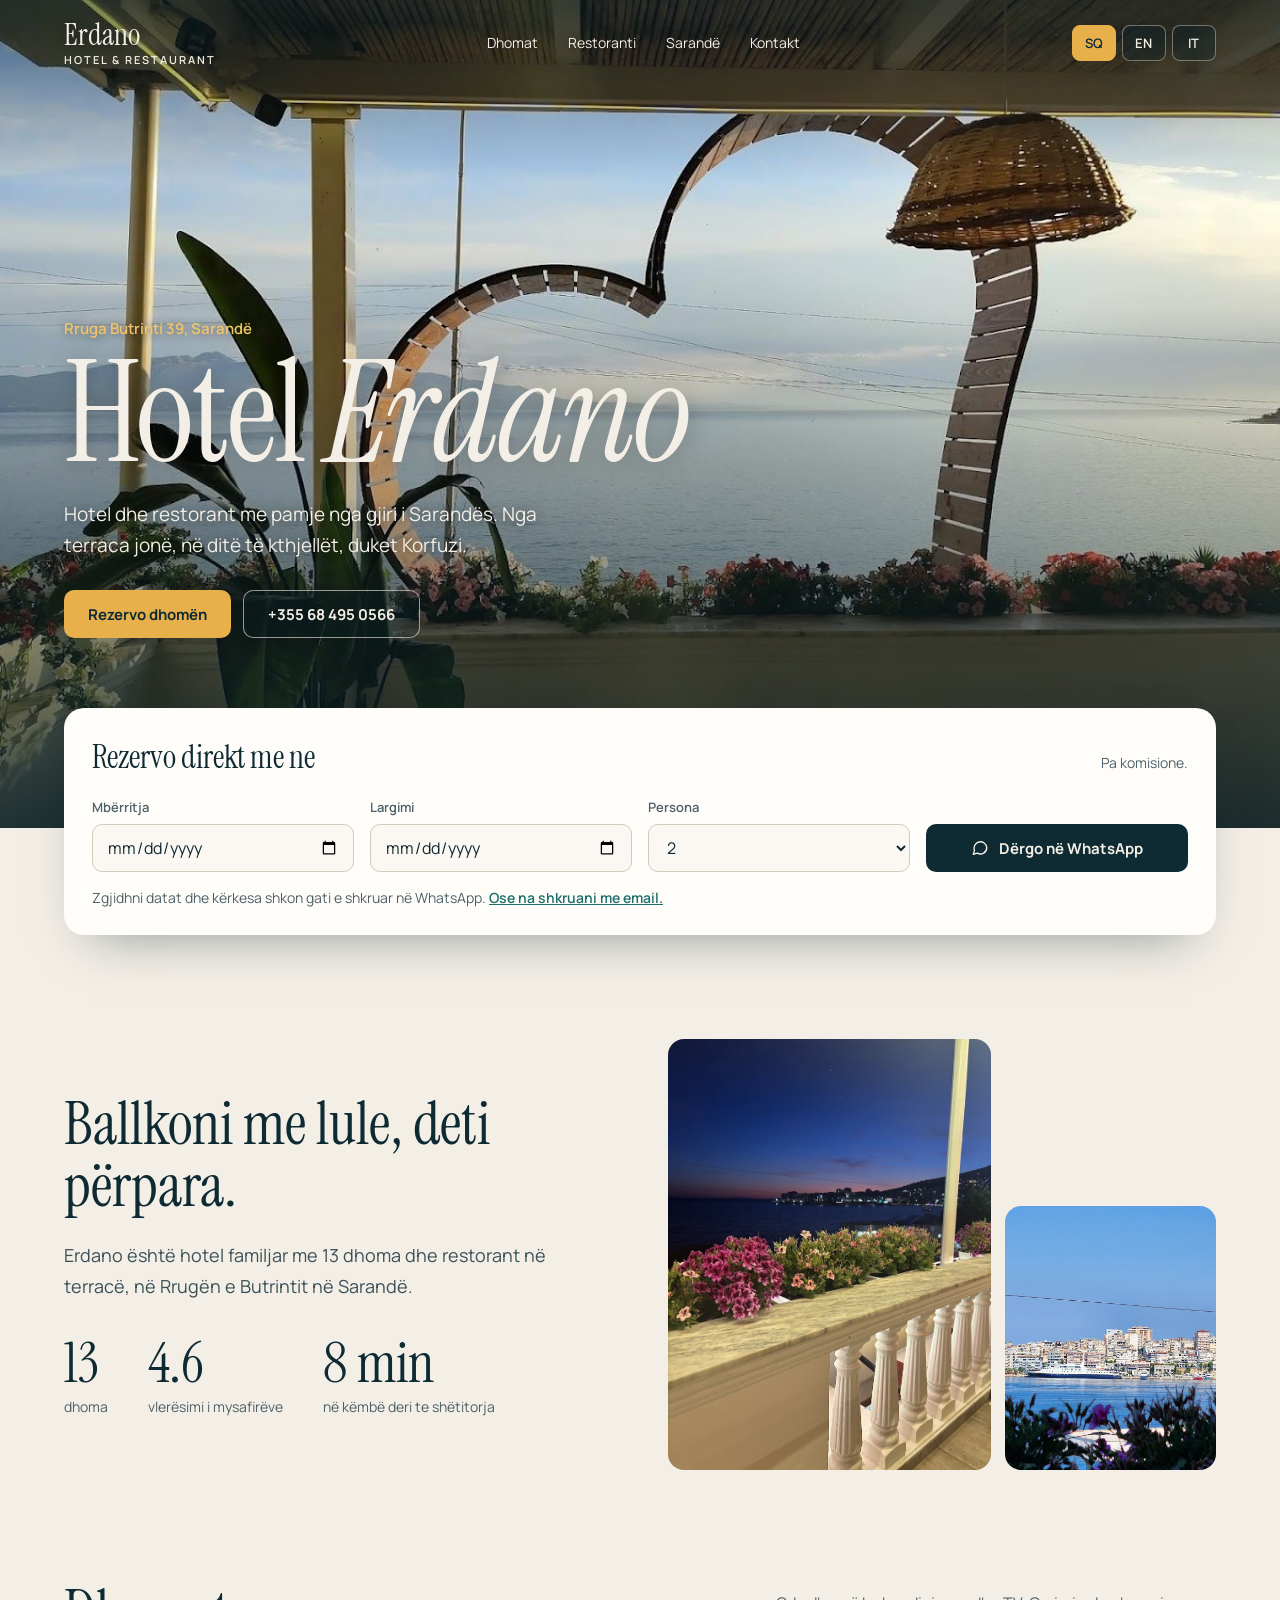
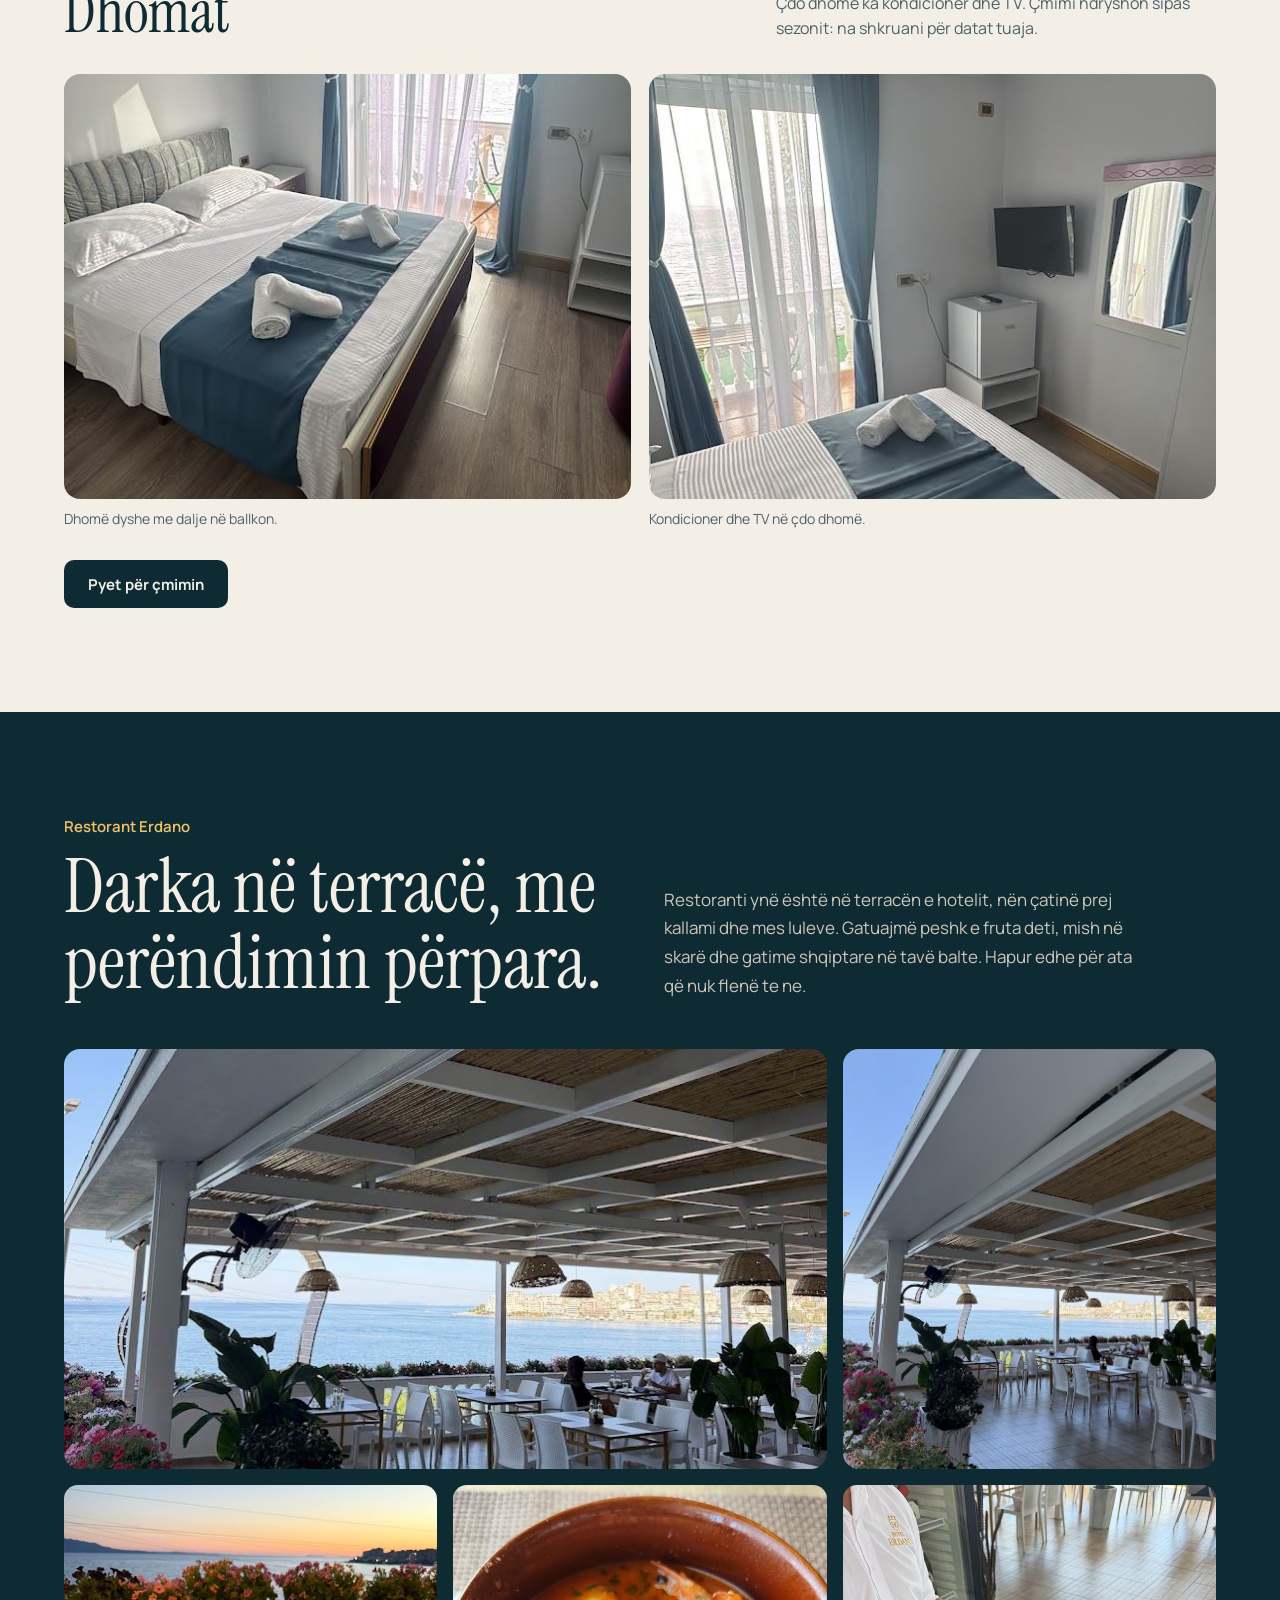
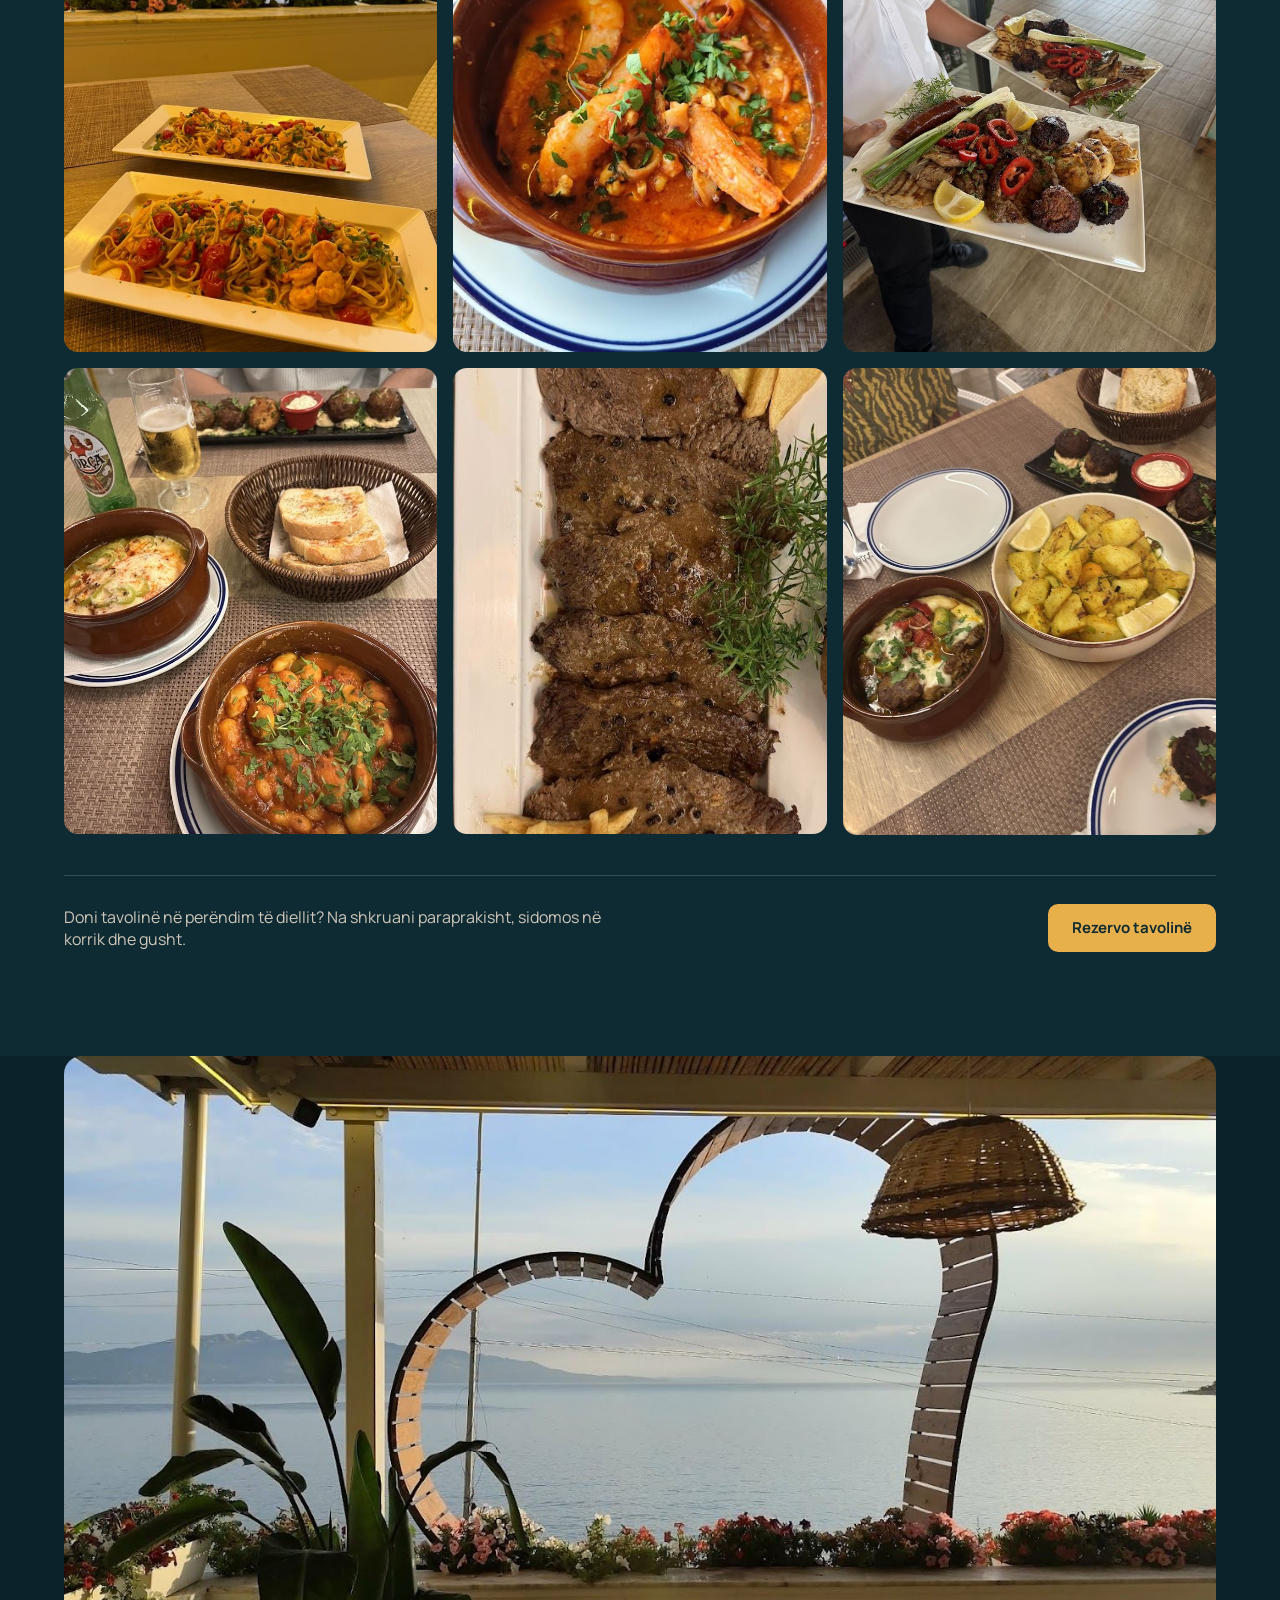
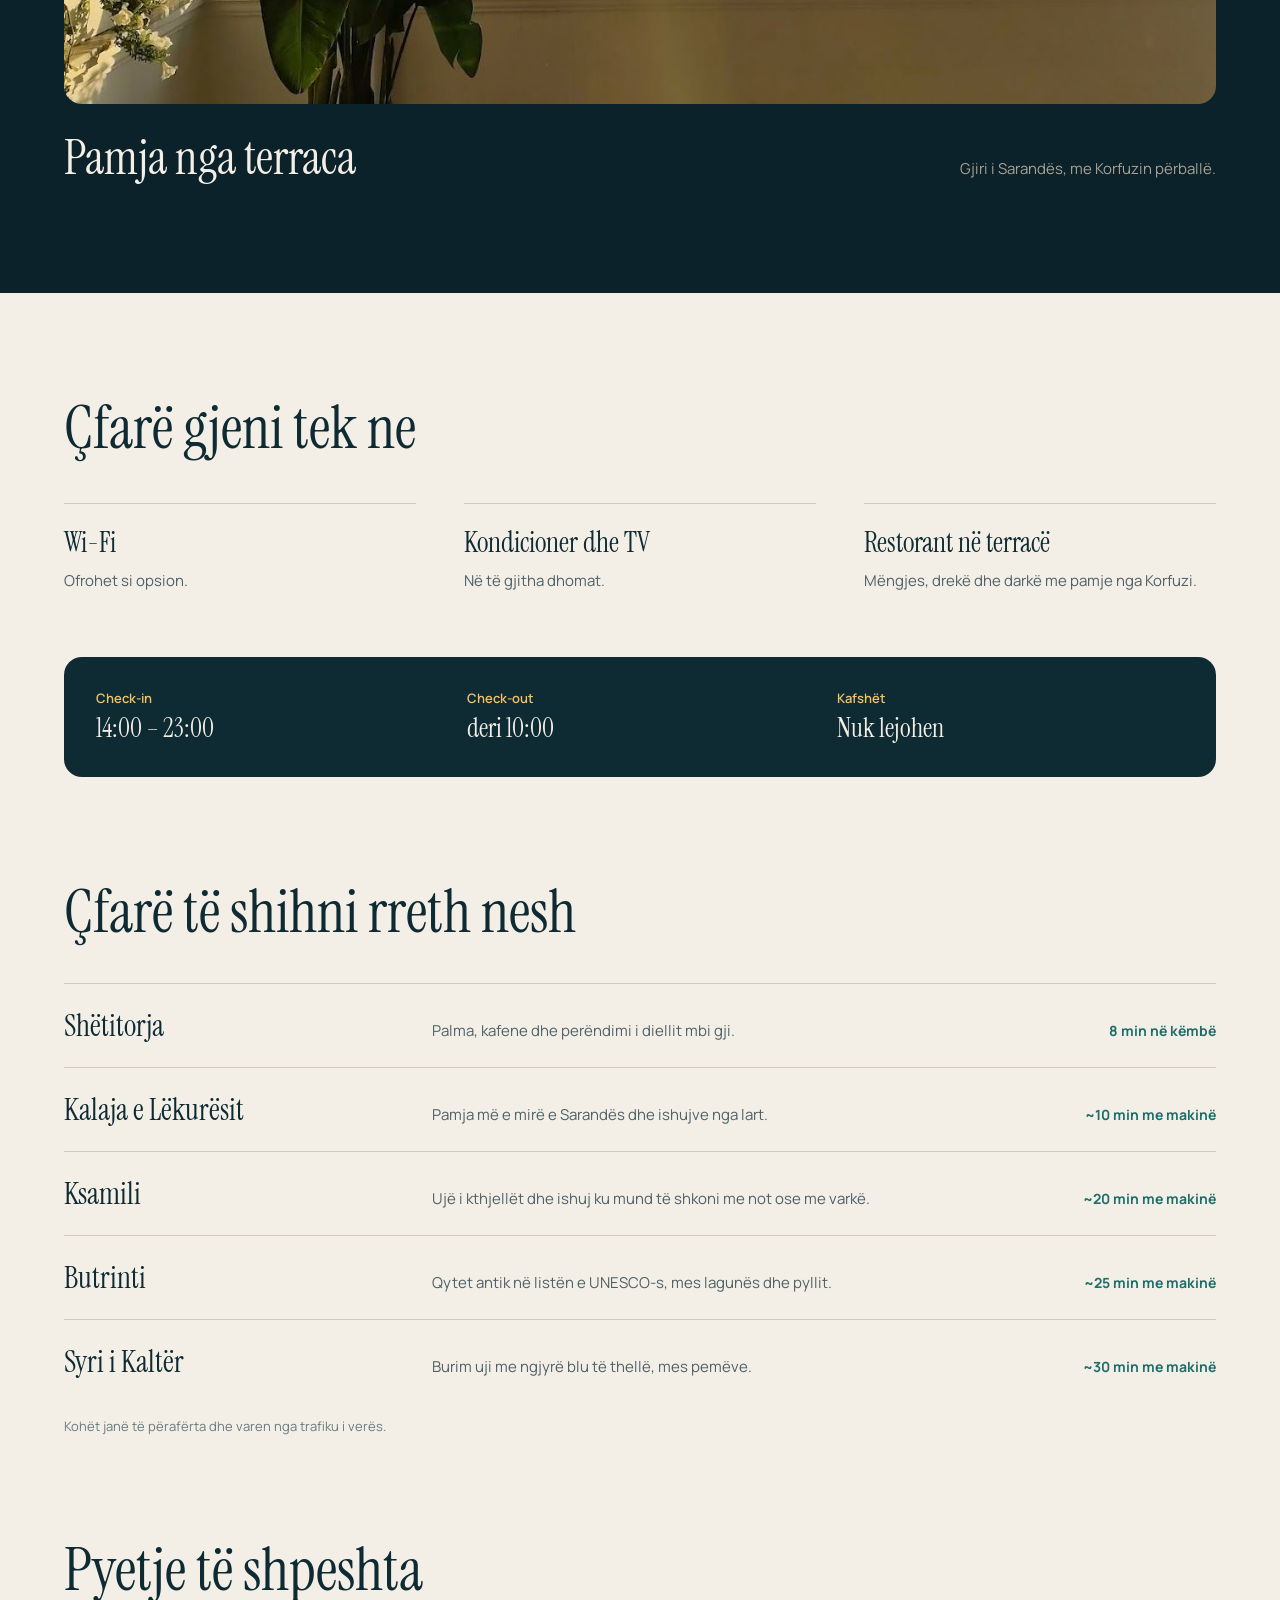
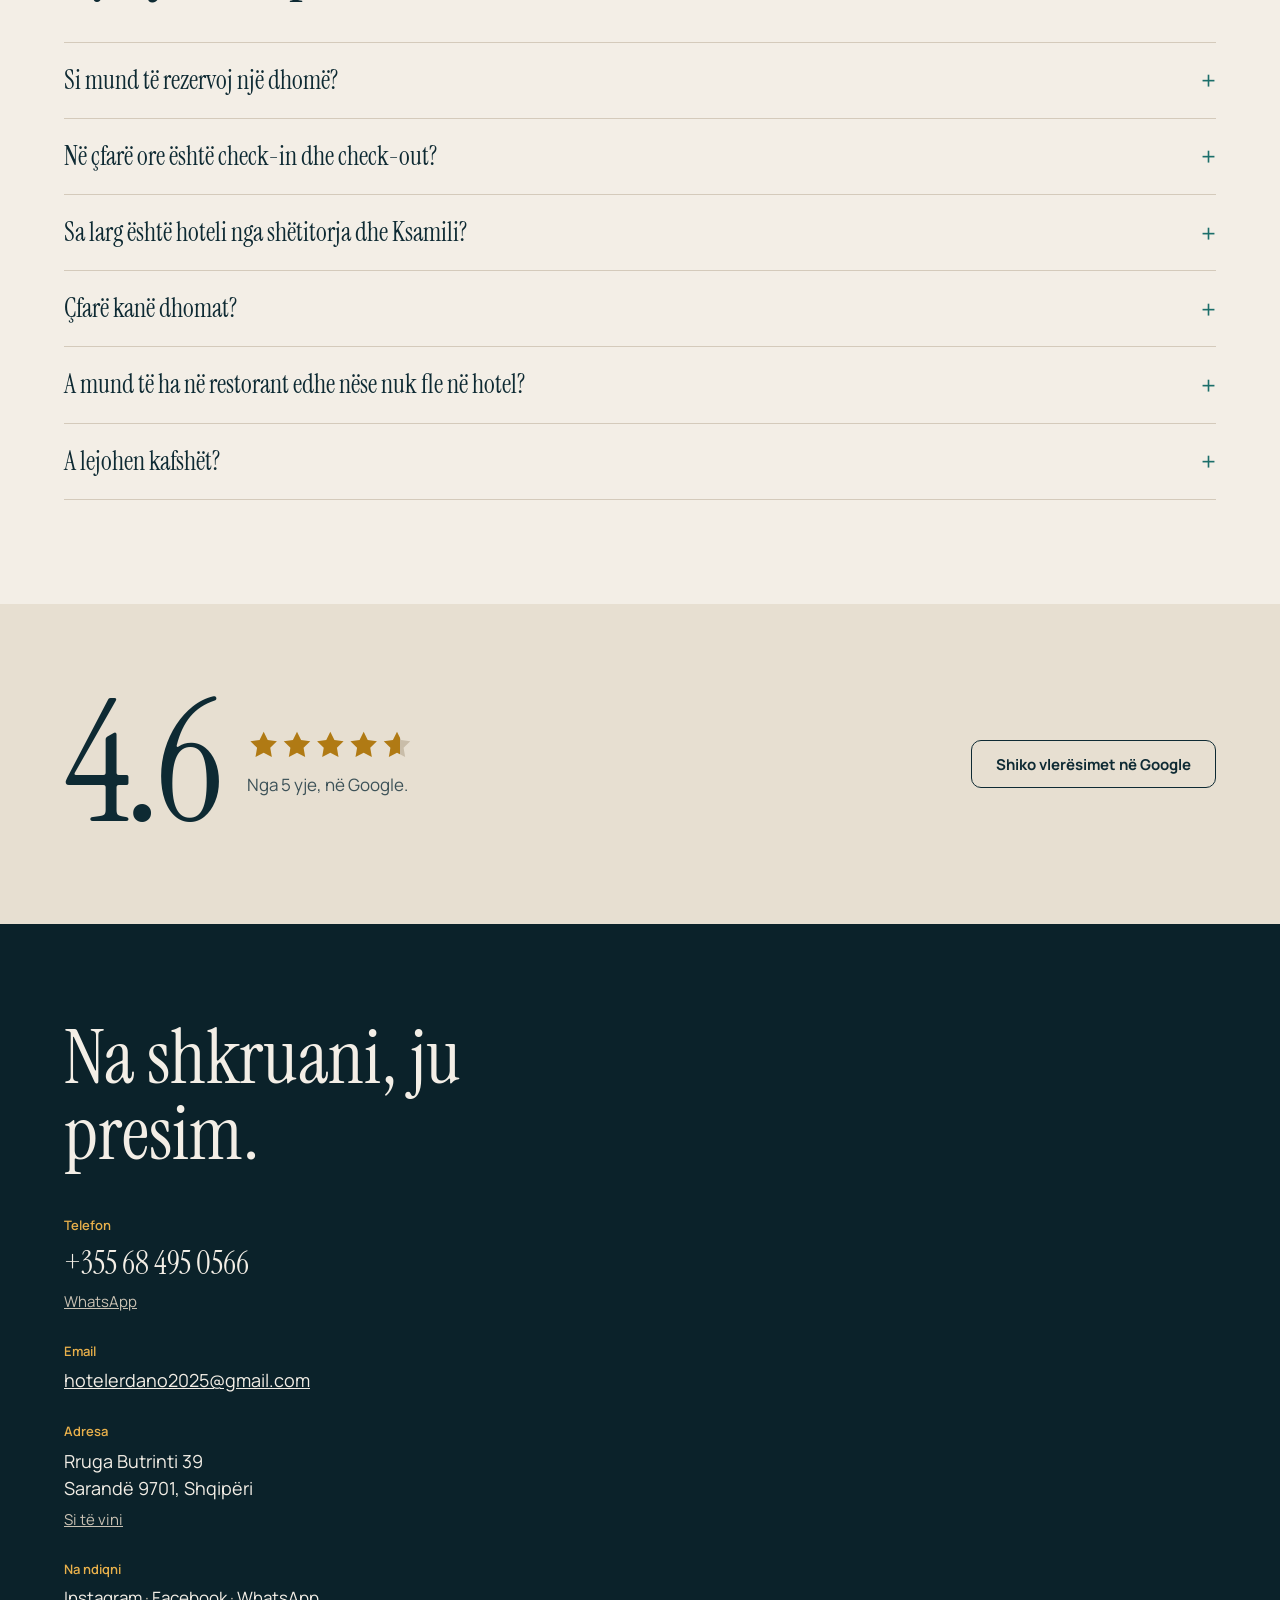
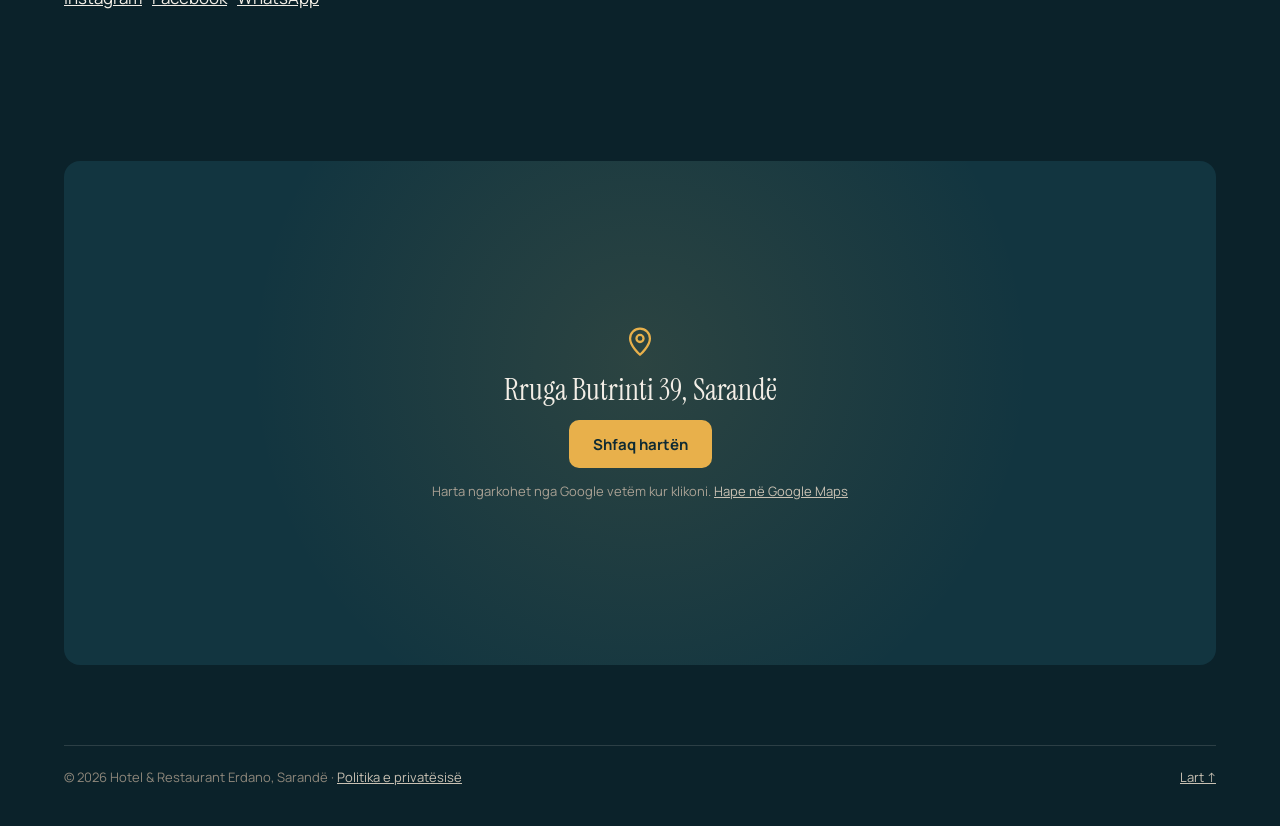
<file: site/index.html>
<!doctype html>
<html lang="sq">
<head>
<meta charset="utf-8">
<meta name="viewport" content="width=device-width, initial-scale=1">
<meta http-equiv="Content-Security-Policy" content="default-src 'none'; script-src 'self'; style-src 'self'; img-src 'self'; font-src 'self'; media-src 'self'; frame-src https://www.google.com; connect-src 'none'; object-src 'none'; base-uri 'none'; form-action 'none'; upgrade-insecure-requests; require-trusted-types-for 'script'; trusted-types 'none'">
<meta name="referrer" content="strict-origin-when-cross-origin">
<meta name="robots" content="index, follow, max-image-preview:large">
<title>Hotel Erdano Sarandë · Hotel me pamje nga deti dhe restorant</title>
<meta name="description" content="Hotel familjar në Sarandë me 13 dhoma dhe restorant në terracë me pamje nga gjiri dhe Korfuzi. 8 min nga shëtitorja. Rezervoni direkt, pa komisione.">
<link rel="canonical" href="https://hotel-erdano.example/">
<link rel="alternate" hreflang="sq" href="https://hotel-erdano.example/">
<link rel="alternate" hreflang="en" href="https://hotel-erdano.example/en/">
<link rel="alternate" hreflang="it" href="https://hotel-erdano.example/it/">
<link rel="alternate" hreflang="x-default" href="https://hotel-erdano.example/en/">
<meta name="theme-color" content="#0E2A33">
<link rel="icon" href="favicon.svg" type="image/svg+xml">
<link rel="apple-touch-icon" href="apple-touch-icon.png">
<meta property="og:type" content="website">
<meta property="og:site_name" content="Hotel Erdano">
<meta property="og:locale" content="sq_AL">
<meta property="og:locale:alternate" content="en_GB">
<meta property="og:locale:alternate" content="it_IT">
<meta property="og:title" content="Hotel Erdano · Hotel me pamje nga deti në Sarandë">
<meta property="og:description" content="Hotel familjar në Sarandë me 13 dhoma dhe restorant në terracë me pamje nga gjiri dhe Korfuzi. 8 min nga shëtitorja. Rezervoni direkt, pa komisione.">
<meta property="og:url" content="https://hotel-erdano.example/">
<meta property="og:image" content="https://hotel-erdano.example/img/og-image.jpg">
<meta property="og:image:width" content="1200">
<meta property="og:image:height" content="630">
<meta property="og:image:alt" content="Terraca e Hotel Erdano me pamje nga deti dhe Korfuzi">
<meta name="twitter:card" content="summary_large_image">
<link rel="preload" href="fonts/instrument-serif-latin.woff2" as="font" type="font/woff2" crossorigin>
<link rel="preload" href="fonts/manrope-latin.woff2" as="font" type="font/woff2" crossorigin>
<link rel="stylesheet" href="css/style.css">
<script type="application/ld+json">
{
  "@context": "https://schema.org",
  "@graph": [
    {
      "@type": "WebSite",
      "@id": "https://hotel-erdano.example/#website",
      "url": "https://hotel-erdano.example/",
      "name": "Hotel Erdano",
      "inLanguage": ["sq", "en", "it"],
      "publisher": {"@id": "https://hotel-erdano.example/#hotel"}
    },
    {
      "@type": "Hotel",
      "@id": "https://hotel-erdano.example/#hotel",
      "name": "Hotel & Restaurant Erdano",
      "alternateName": "Hotel Erdano",
      "description": "Hotel familjar me 13 dhoma dhe restorant në terracë, në Rrugën e Butrintit në Sarandë. Nga terraca duket Korfuzi.",
      "url": "https://hotel-erdano.example/",
      "image": [
        "https://hotel-erdano.example/img/hero-terrace.jpg",
        "https://hotel-erdano.example/img/balcony-night.jpg",
        "https://hotel-erdano.example/img/harbour.jpg",
        "https://hotel-erdano.example/img/room-double.jpg",
        "https://hotel-erdano.example/img/room-interior.jpg"
      ],
      "telephone": "+355684950566",
      "email": "hotelerdano2025@gmail.com",
      "address": {
        "@type": "PostalAddress",
        "streetAddress": "Rruga Butrinti 39",
        "addressLocality": "Sarandë",
        "postalCode": "9701",
        "addressCountry": "AL"
      },
      "geo": {"@type": "GeoCoordinates", "latitude": 39.867641, "longitude": 20.0155567},
      "hasMap": "https://maps.google.com/?cid=1769334464069429081",
      "numberOfRooms": 13,
      "checkinTime": "14:00",
      "checkoutTime": "10:00",
      "petsAllowed": false,
      "availableLanguage": ["Albanian", "English", "Italian"],
      "amenityFeature": [
        {"@type": "LocationFeatureSpecification", "name": "Wi-Fi", "value": true},
        {"@type": "LocationFeatureSpecification", "name": "Kondicioner", "value": true},
        {"@type": "LocationFeatureSpecification", "name": "TV", "value": true},
        {"@type": "LocationFeatureSpecification", "name": "Restorant", "value": true}
      ],
      "sameAs": [
        "https://www.instagram.com/hotel_restaurant_erdano/",
        "https://www.facebook.com/HotelErdanoSarande"
      ],
      "potentialAction": {"@type": "ReserveAction", "target": "https://wa.me/355684950566"},
      "containsPlace": {"@id": "https://hotel-erdano.example/#restaurant"}
    },
    {
      "@type": "Restaurant",
      "@id": "https://hotel-erdano.example/#restaurant",
      "name": "Restorant Erdano",
      "description": "Restorant në terracën e Hotel Erdano me pamje nga gjiri i Sarandës: peshk e fruta deti, mish në skarë dhe gatime shqiptare në tavë balte. Hapur për të gjithë.",
      "url": "https://hotel-erdano.example/#restoranti",
      "image": [
        "https://hotel-erdano.example/img/restaurant-terrace.jpg",
        "https://hotel-erdano.example/img/dish-1.jpg",
        "https://hotel-erdano.example/img/dish-3.jpg"
      ],
      "servesCuisine": ["Seafood", "Albanian", "Grill"],
      "acceptsReservations": "https://wa.me/355684950566",
      "geo": {"@type": "GeoCoordinates", "latitude": 39.867641, "longitude": 20.0155567},
      "telephone": "+355684950566",
      "address": {
        "@type": "PostalAddress",
        "streetAddress": "Rruga Butrinti 39",
        "addressLocality": "Sarandë",
        "postalCode": "9701",
        "addressCountry": "AL"
      },
      "sameAs": ["https://www.instagram.com/hotel_restaurant_erdano/", "https://www.facebook.com/HotelErdanoSarande"],
      "containedInPlace": {"@id": "https://hotel-erdano.example/#hotel"}
    },
    {
      "@type": "FAQPage",
      "@id": "https://hotel-erdano.example/#faq",
      "inLanguage": "sq",
      "mainEntity": [
        {"@type": "Question", "name": "Si mund të rezervoj një dhomë?", "acceptedAnswer": {"@type": "Answer", "text": "Direkt me ne, pa komisione: na shkruani në WhatsApp ose telefononi në +355 68 495 0566, ose na dërgoni email në hotelerdano2025@gmail.com."}},
        {"@type": "Question", "name": "Në çfarë ore është check-in dhe check-out?", "acceptedAnswer": {"@type": "Answer", "text": "Check-in nga ora 14:00 deri në 23:00, check-out deri në 10:00."}},
        {"@type": "Question", "name": "Sa larg është hoteli nga shëtitorja dhe Ksamili?", "acceptedAnswer": {"@type": "Answer", "text": "Shëtitorja e Sarandës është 8 minuta në këmbë. Me makinë, Ksamili është rreth 20 minuta, Butrinti rreth 25 dhe Syri i Kaltër rreth 30 minuta."}},
        {"@type": "Question", "name": "Çfarë kanë dhomat?", "acceptedAnswer": {"@type": "Answer", "text": "Të gjitha dhomat kanë kondicioner dhe TV. Wi-Fi ofrohet si opsion."}},
        {"@type": "Question", "name": "A mund të ha në restorant edhe nëse nuk fle në hotel?", "acceptedAnswer": {"@type": "Answer", "text": "Po. Restoranti në terracë shërben mëngjes, drekë dhe darkë për të gjithë. Për tavolinë në perëndim të diellit, sidomos në korrik dhe gusht, na shkruani paraprakisht."}},
        {"@type": "Question", "name": "A lejohen kafshët?", "acceptedAnswer": {"@type": "Answer", "text": "Kafshët nuk lejohen."}}
      ]
    }
  ]
}
</script>
</head>
<body>
<a class="skip" href="#rezervo">Kalo te rezervimi</a>

<header id="top" class="hero">
  <img class="hero-img" src="img/hero-terrace.jpg" width="1360" height="1020" alt="Terraca e Hotel Erdano me pamje nga deti dhe Korfuzi" fetchpriority="high">
  <div class="hero-shade" aria-hidden="true"></div>

  <nav class="nav" aria-label="Menyja">
    <div class="wrap">
      <a class="brand" href="#top">
        <span class="brand-name">Erdano</span>
        <span class="brand-sub">HOTEL &amp; RESTAURANT</span>
      </a>
      <div class="navlinks" id="menu">
        <a href="#dhomat">Dhomat</a>
        <a href="#restoranti">Restoranti</a>
        <a href="#sarande">Sarandë</a>
        <a href="#kontakt">Kontakt</a>
      </div>
      <div class="langs" role="group" aria-label="Gjuha / Language">
        <a class="lang" href="./" hreflang="sq" lang="sq" aria-current="page">SQ</a>
        <a class="lang" href="en/" hreflang="en" lang="en">EN</a>
        <a class="lang" href="it/" hreflang="it" lang="it">IT</a>
      </div>
      <button class="burger" type="button" aria-controls="menu" aria-expanded="false" aria-label="Menyja" hidden><span></span><span></span><span></span></button>
    </div>
  </nav>

  <div class="wrap hero-body">
    <p class="kicker">Rruga Butrinti 39, Sarandë</p>
    <h1>Hotel <em>Erdano</em></h1>
    <p class="hero-sub">Hotel dhe restorant me pamje nga gjiri i Sarandës. Nga terraca jonë, në ditë të kthjellët, duket Korfuzi.</p>
    <div class="actions">
      <a class="btn btn-gold" href="#rezervo">Rezervo dhomën</a>
      <a class="btn btn-line" href="tel:+355684950566">+355 68 495 0566</a>
    </div>
  </div>
</header>

<main>
<section id="rezervo" class="booking" aria-labelledby="booking-h">
  <div class="wrap">
    <div class="booking-card">
      <div class="booking-head">
        <h2 id="booking-h">Rezervo direkt me ne</h2>
        <p>Pa komisione.</p>
      </div>
      <div class="booking-grid">
        <div class="field">
          <label for="ci">Mbërritja</label>
          <input id="ci" type="date">
        </div>
        <div class="field">
          <label for="co">Largimi</label>
          <input id="co" type="date">
        </div>
        <div class="field">
          <label for="gu">Persona</label>
          <select id="gu">
            <option>1</option>
            <option selected>2</option>
            <option>3</option>
            <option>4</option>
          </select>
        </div>
        <a id="wa-book" class="btn btn-dark" href="https://wa.me/355684950566?text=P%C3%ABrsh%C3%ABndetje%21%20Dua%20t%C3%AB%20rezervoj%20n%C3%AB%20Hotel%20Erdano.%0ADatat%20do%20t%E2%80%99i%20konfirmoj.%0APersona%3A%202" target="_blank" rel="noopener">
          <svg aria-hidden="true" width="18" height="18" viewBox="0 0 24 24" fill="none" stroke="currentColor" stroke-width="1.8" stroke-linecap="round" stroke-linejoin="round"><path d="M21 11.5a8.5 8.5 0 0 1-12.6 7.4L3 20.5l1.6-5.2A8.5 8.5 0 1 1 21 11.5z"/></svg>
          Dërgo në WhatsApp
        </a>
      </div>
      <p class="booking-note"><span id="nights" aria-live="polite">Zgjidhni datat dhe kërkesa shkon gati e shkruar në WhatsApp.</span> <a id="mail-book" href="mailto:hotelerdano2025@gmail.com?subject=Hotel%20Erdano">Ose na shkruani me email.</a></p>
    </div>
  </div>
</section>

<section class="intro">
  <div class="wrap">
    <div>
      <h2 class="h-xl">Ballkoni me lule, deti përpara.</h2>
      <p class="intro-p">Erdano është hotel familjar me 13 dhoma dhe restorant në terracë, në Rrugën e Butrintit në Sarandë.</p>
      <dl class="stats">
        <div><dt>dhoma</dt><dd>13</dd></div>
        <div><dt>vlerësimi i mysafirëve</dt><dd>4.6</dd></div>
        <div><dt>në këmbë deri te shëtitorja</dt><dd>8 min</dd></div>
      </dl>
    </div>
    <div class="intro-photos">
      <div class="frame tall">
        <img class="ph" src="img/balcony-night.jpg" width="765" height="1020" alt="Ballkon me lule në mbrëmje, me dritat e Sarandës" loading="lazy">
      </div>
      <div class="side">
        <div class="frame">
          <img class="ph pos-60c" src="img/harbour.jpg" width="1360" height="1020" alt="Porti i Sarandës parë nga hoteli" loading="lazy">
        </div>
      </div>
    </div>
  </div>
</section>

<section id="dhomat" class="rooms">
  <div class="wrap">
    <div class="section-head">
      <h2 class="h-xl">Dhomat</h2>
      <p>Çdo dhomë ka kondicioner dhe TV. Çmimi ndryshon sipas sezonit: na shkruani për datat tuaja.</p>
    </div>
    <div class="room-photos">
      <figure>
        <div class="frame"><img class="ph pos-c60" src="img/room-double.jpg" width="574" height="1020" alt="Dhomë dyshe me ballkon" loading="lazy"></div>
        <figcaption>Dhomë dyshe me dalje në ballkon.</figcaption>
      </figure>
      <figure>
        <div class="frame"><img class="ph pos-c40" src="img/room-interior.jpg" width="574" height="1020" alt="Dhomë me kondicioner dhe TV" loading="lazy"></div>
        <figcaption>Kondicioner dhe TV në çdo dhomë.</figcaption>
      </figure>
    </div>
    <p class="rooms-cta"><a class="btn btn-dark" href="https://wa.me/355684950566?text=P%C3%ABrsh%C3%ABndetje%21%20Dua%20t%C3%AB%20di%20%C3%A7mimin%20e%20nj%C3%AB%20dhome%20n%C3%AB%20Hotel%20Erdano." target="_blank" rel="noopener">Pyet për çmimin</a></p>
  </div>
</section>

<section id="restoranti" class="restaurant">
  <div class="wrap">
    <div class="restaurant-head">
      <div>
        <p class="kicker">Restorant Erdano</p>
        <h2 class="h-xxl">Darka në terracë, me perëndimin përpara.</h2>
      </div>
      <p>Restoranti ynë është në terracën e hotelit, nën çatinë prej kallami dhe mes luleve. Gatuajmë peshk e fruta deti, mish në skarë dhe gatime shqiptare në tavë balte. Hapur edhe për ata që nuk flenë te ne.</p>
    </div>

    <div class="restaurant-media">
      <div class="frame wide">
        <img class="pos-c60" src="img/restaurant-terrace.jpg" width="765" height="1020" alt="Restoranti në terracë me pamje nga gjiri" loading="lazy">
      </div>
      <div class="frame clip">
        <video data-src="video/restaurant.mp4" poster="img/restaurant-terrace.jpg" muted loop playsinline preload="none" aria-label="Video e terracës së restorantit"></video>
      </div>
    </div>

    <div class="dishes">
      <figure class="dish"><img class="ph" src="img/dish-1.jpg" width="720" height="960" alt="Gatim nga Restorant Erdano" loading="lazy"></figure>
      <figure class="dish"><img class="ph" src="img/dish-2.jpg" width="960" height="720" alt="Gatim nga Restorant Erdano" loading="lazy"></figure>
      <figure class="dish"><img class="ph" src="img/dish-3.jpg" width="720" height="960" alt="Gatim nga Restorant Erdano" loading="lazy"></figure>
      <figure class="dish"><img class="ph" src="img/dish-4.jpg" width="720" height="960" alt="Gatim nga Restorant Erdano" loading="lazy"></figure>
      <figure class="dish"><img class="ph" src="img/dish-5.jpg" width="500" height="1020" alt="Gatim nga Restorant Erdano" loading="lazy"></figure>
      <figure class="dish"><img class="ph" src="img/dish-6.jpg" width="720" height="960" alt="Gatim nga Restorant Erdano" loading="lazy"></figure>
    </div>

    <div class="cta-row">
      <p>Doni tavolinë në perëndim të diellit? Na shkruani paraprakisht, sidomos në korrik dhe gusht.</p>
      <a class="btn btn-gold" href="https://wa.me/355684950566?text=P%C3%ABrsh%C3%ABndetje%21%20Dua%20t%C3%AB%20rezervoj%20nj%C3%AB%20tavolin%C3%AB%20n%C3%AB%20restorantin%20Erdano." target="_blank" rel="noopener">Rezervo tavolinë</a>
    </div>
  </div>
</section>

<section class="view" aria-labelledby="view-h">
  <div class="wrap">
    <div class="view-video">
      <video data-src="video/terrace-sunset.mp4" poster="img/hero-terrace.jpg" muted loop playsinline preload="none" aria-label="Video e pamjes nga terraca në perëndim"></video>
    </div>
    <div class="view-caption">
      <h2 id="view-h">Pamja nga terraca</h2>
      <p>Gjiri i Sarandës, me Korfuzin përballë.</p>
    </div>
  </div>
</section>

<section id="hoteli" class="facts">
  <div class="wrap">
    <h2 class="h-xl">Çfarë gjeni tek ne</h2>
    <div class="feats">
      <div><h3>Wi-Fi</h3><p>Ofrohet si opsion.</p></div>
      <div><h3>Kondicioner dhe TV</h3><p>Në të gjitha dhomat.</p></div>
      <div><h3>Restorant në terracë</h3><p>Mëngjes, drekë dhe darkë me pamje nga Korfuzi.</p></div>
    </div>
    <dl class="info">
      <div><dt>Check-in</dt><dd>14:00 – 23:00</dd></div>
      <div><dt>Check-out</dt><dd>deri 10:00</dd></div>
      <div><dt>Kafshët</dt><dd>Nuk lejohen</dd></div>
    </dl>
  </div>
</section>

<section id="sarande" class="area">
  <div class="wrap">
    <h2 class="h-xl">Çfarë të shihni rreth nesh</h2>
    <ol class="places">
      <li><h3>Shëtitorja</h3><p>Palma, kafene dhe perëndimi i diellit mbi gji.</p><span>8 min në këmbë</span></li>
      <li><h3>Kalaja e Lëkurësit</h3><p>Pamja më e mirë e Sarandës dhe ishujve nga lart.</p><span>~10 min me makinë</span></li>
      <li><h3>Ksamili</h3><p>Ujë i kthjellët dhe ishuj ku mund të shkoni me not ose me varkë.</p><span>~20 min me makinë</span></li>
      <li><h3>Butrinti</h3><p>Qytet antik në listën e UNESCO-s, mes lagunës dhe pyllit.</p><span>~25 min me makinë</span></li>
      <li><h3>Syri i Kaltër</h3><p>Burim uji me ngjyrë blu të thellë, mes pemëve.</p><span>~30 min me makinë</span></li>
    </ol>
    <p class="note">Kohët janë të përafërta dhe varen nga trafiku i verës.</p>
  </div>
</section>

<section id="pyetje" class="faq" aria-labelledby="faq-h">
  <div class="wrap">
    <h2 id="faq-h" class="h-xl">Pyetje të shpeshta</h2>
    <div class="faq-list">
      <details><summary>Si mund të rezervoj një dhomë?</summary><p>Direkt me ne, pa komisione: na shkruani në WhatsApp ose telefononi në <a href="tel:+355684950566">+355 68 495 0566</a>, ose na dërgoni email në <a href="mailto:hotelerdano2025@gmail.com">hotelerdano2025@gmail.com</a>.</p></details>
      <details><summary>Në çfarë ore është check-in dhe check-out?</summary><p>Check-in nga ora 14:00 deri në 23:00, check-out deri në 10:00.</p></details>
      <details><summary>Sa larg është hoteli nga shëtitorja dhe Ksamili?</summary><p>Shëtitorja e Sarandës është 8 minuta në këmbë. Me makinë, Ksamili është rreth 20 minuta, Butrinti rreth 25 dhe Syri i Kaltër rreth 30 minuta.</p></details>
      <details><summary>Çfarë kanë dhomat?</summary><p>Të gjitha dhomat kanë kondicioner dhe TV. Wi-Fi ofrohet si opsion.</p></details>
      <details><summary>A mund të ha në restorant edhe nëse nuk fle në hotel?</summary><p>Po. Restoranti në terracë shërben mëngjes, drekë dhe darkë për të gjithë. Për tavolinë në perëndim të diellit, sidomos në korrik dhe gusht, na shkruani paraprakisht.</p></details>
      <details><summary>A lejohen kafshët?</summary><p>Kafshët nuk lejohen.</p></details>
    </div>
  </div>
</section>

<section class="reviews" aria-label="Vlerësimet">
  <div class="wrap">
    <div class="score">
      <div class="score-num" aria-hidden="true">4.6</div>
      <div>
        <svg role="img" aria-label="4.6 / 5" width="170" height="30" viewBox="0 0 200 36">
          <defs>
            <linearGradient id="part" x1="0" x2="1" y1="0" y2="0"><stop offset="60%" stop-color="#B07A14"/><stop offset="60%" stop-color="#C9BDA9"/></linearGradient>
            <path id="st" d="M18 2l4.9 10 11 1.6-8 7.8 1.9 11L18 27.2 8.2 32.4l1.9-11-8-7.8 11-1.6z"/>
          </defs>
          <use href="#st" x="0" fill="#B07A14"/><use href="#st" x="40" fill="#B07A14"/><use href="#st" x="80" fill="#B07A14"/><use href="#st" x="120" fill="#B07A14"/><use href="#st" x="160" fill="url(#part)"/>
        </svg>
        <p>Nga 5 yje, në Google.</p>
      </div>
    </div>
    <a class="btn btn-out" href="https://maps.google.com/?cid=1769334464069429081" target="_blank" rel="noopener">Shiko vlerësimet në Google</a>
  </div>
</section>
</main>

<footer id="kontakt" class="contact">
  <div class="wrap">
    <div class="contact-grid">
      <div>
        <h2 class="h-xxl">Na shkruani, ju presim.</h2>
        <div class="contact-list">
          <div>
            <div class="label">Telefon</div>
            <a class="contact-big" href="tel:+355684950566">+355 68 495 0566</a>
            <div class="contact-sub"><a href="https://wa.me/355684950566" target="_blank" rel="noopener">WhatsApp</a></div>
          </div>
          <div>
            <div class="label">Email</div>
            <a class="contact-mail" href="mailto:hotelerdano2025@gmail.com">hotelerdano2025@gmail.com</a>
          </div>
          <div>
            <div class="label">Adresa</div>
            <address class="contact-addr">Rruga Butrinti 39<br>Sarandë 9701, Shqipëri</address>
            <div class="contact-sub"><a href="https://www.google.com/maps/dir/?api=1&amp;destination=39.867641%2C20.0155567" target="_blank" rel="noopener">Si të vini</a></div>
          </div>
          <div>
            <div class="label">Na ndiqni</div>
            <p class="contact-social"><a href="https://www.instagram.com/hotel_restaurant_erdano/" target="_blank" rel="noopener">Instagram</a> · <a href="https://www.facebook.com/HotelErdanoSarande" target="_blank" rel="noopener">Facebook</a> · <a href="https://wa.me/355684950566" target="_blank" rel="noopener">WhatsApp</a></p>
          </div>
        </div>
      </div>
      <figure>
        <div class="frame"><img class="ph" src="img/entrance-night.jpg" width="765" height="1020" alt="Hyrja e Hotel Erdano natën" loading="lazy"></div>
      </figure>
    </div>
    <div id="map" class="map" data-title="Harta: Hotel Erdano, Rruga Butrinti 39, Sarandë">
      <div class="map-cover">
        <svg aria-hidden="true" width="34" height="34" viewBox="0 0 24 24" fill="none" stroke="currentColor" stroke-width="1.6" stroke-linecap="round" stroke-linejoin="round"><path d="M12 21s-7-6.1-7-11.5A7 7 0 0 1 19 9.5C19 14.9 12 21 12 21z"/><circle cx="12" cy="9.5" r="2.5"/></svg>
        <p class="map-addr">Rruga Butrinti 39, Sarandë</p>
        <button type="button" class="btn btn-gold" hidden>Shfaq hartën</button>
        <p class="map-note">Harta ngarkohet nga Google vetëm kur klikoni. <a href="https://maps.google.com/?cid=1769334464069429081" target="_blank" rel="noopener">Hape në Google Maps</a></p>
      </div>
    </div>
    <div class="footer-bar">
      <span>© 2026 Hotel &amp; Restaurant Erdano, Sarandë · <a href="privacy/">Politika e privatësisë</a></span>
      <a href="#top">Lart ↑</a>
    </div>
  </div>
</footer>

<script type="application/json" id="i18n">{"waHello":"Përshëndetje! Dua të rezervoj në Hotel Erdano.","waNoDates":"Datat do t’i konfirmoj.","waIn":"Mbërritja","waOut":"Largimi","waG":"Persona","night":"natë","nights":"netë","guests":"persona","pickDates":"Zgjidhni datat dhe kërkesa shkon gati e shkruar në WhatsApp."}</script>
<script src="js/main.js" defer></script>
</body>
</html>
</file>
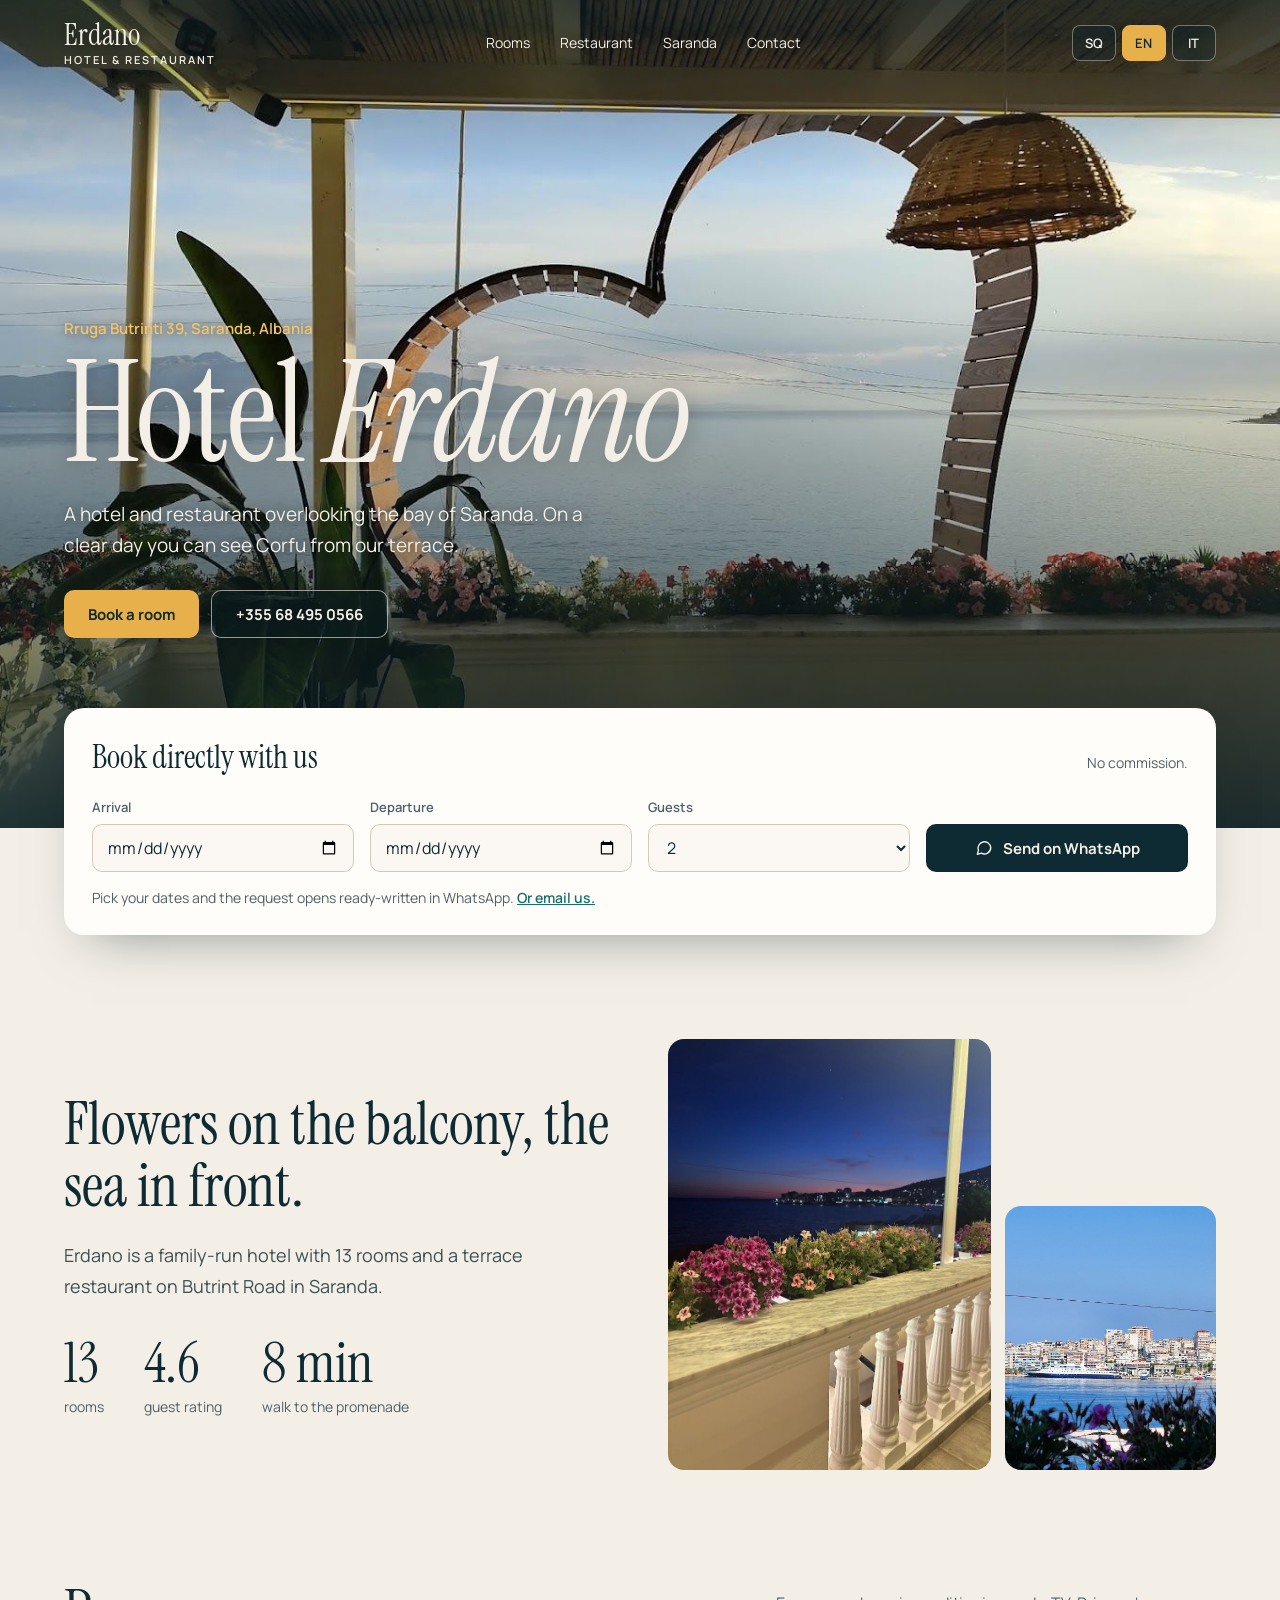
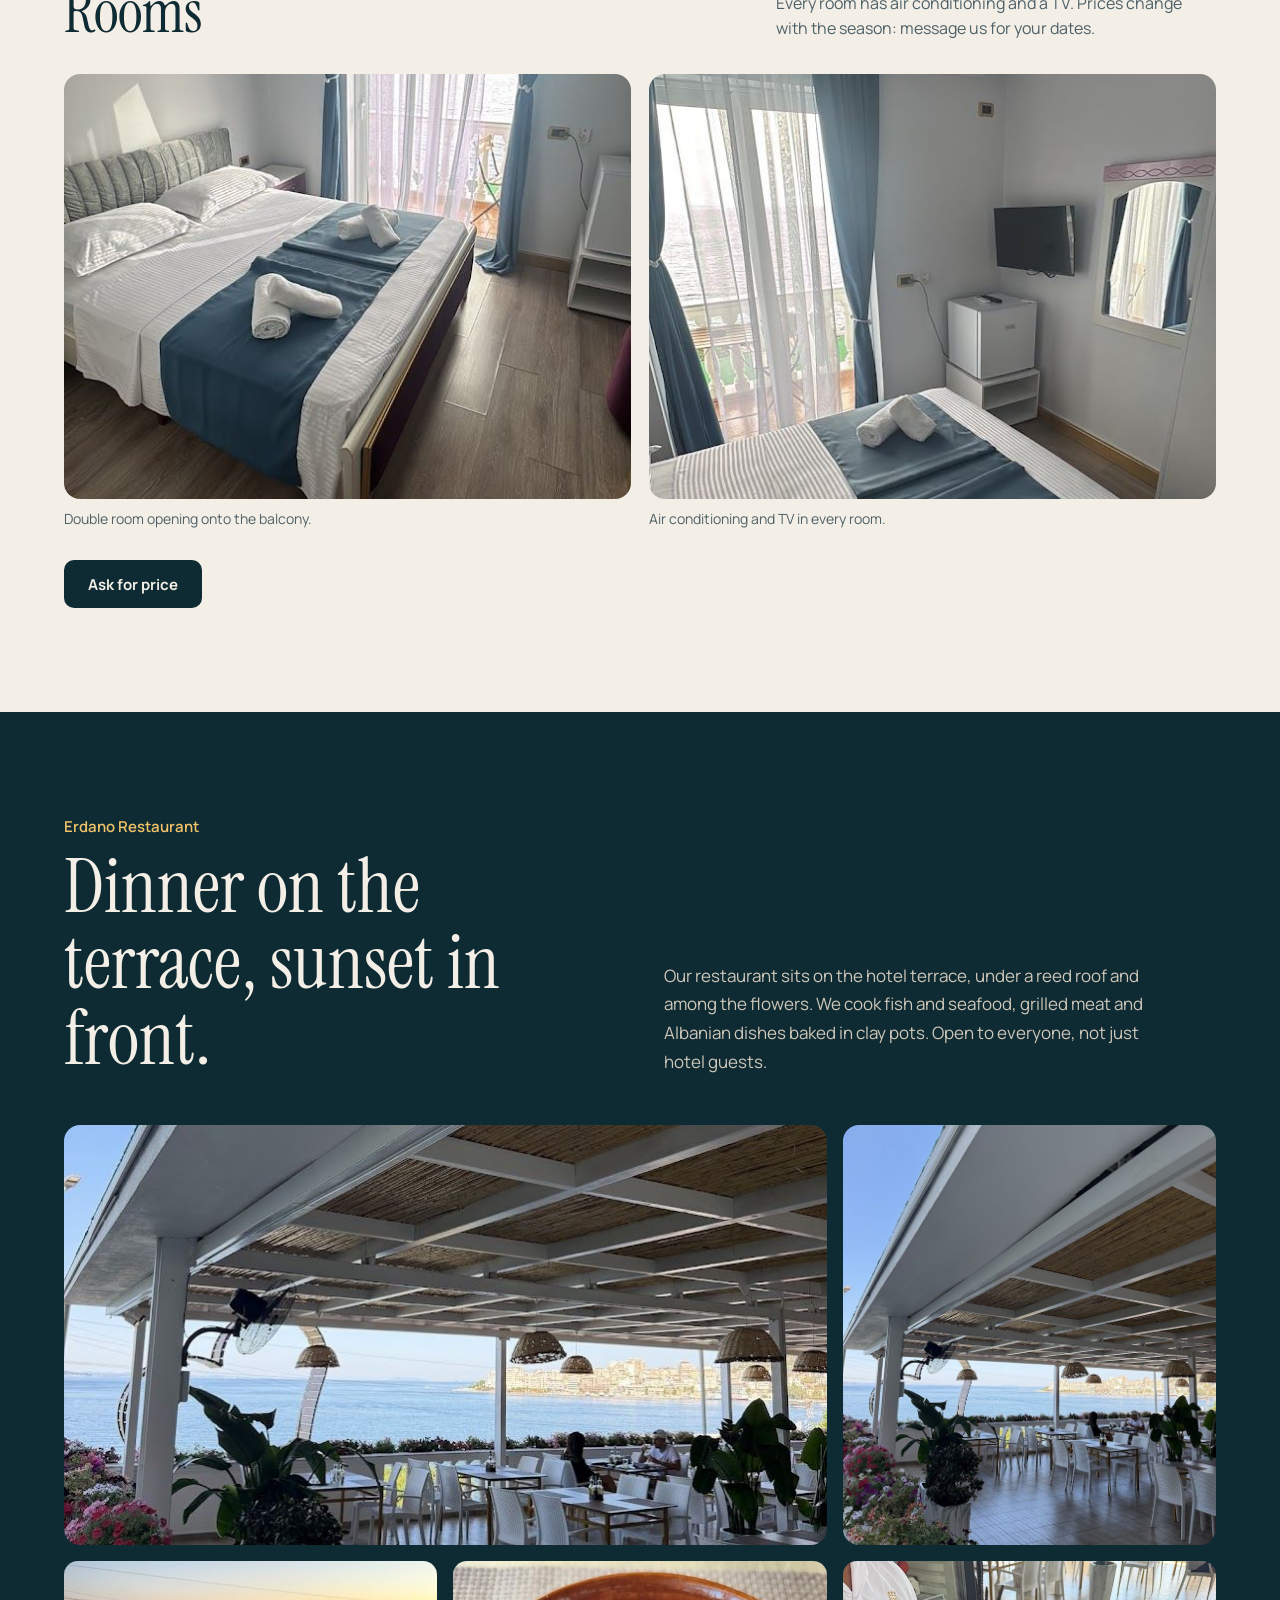
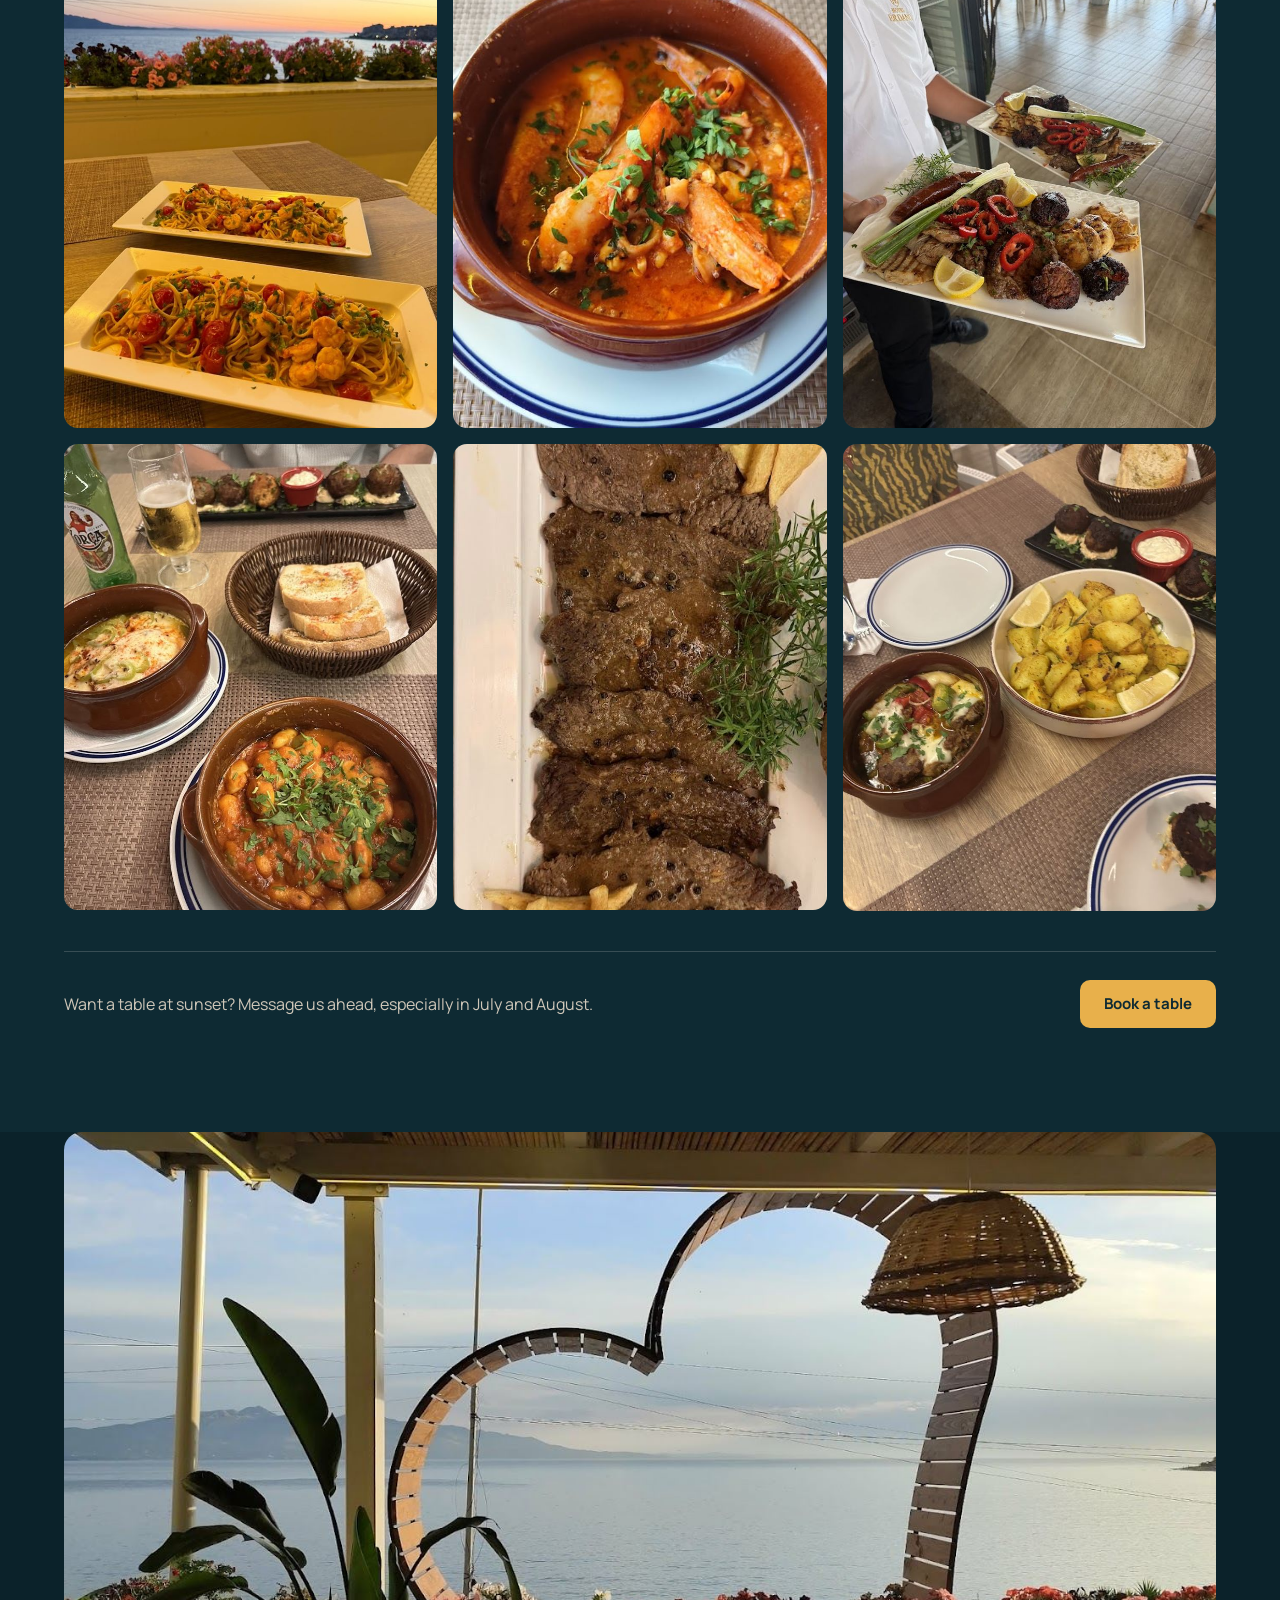
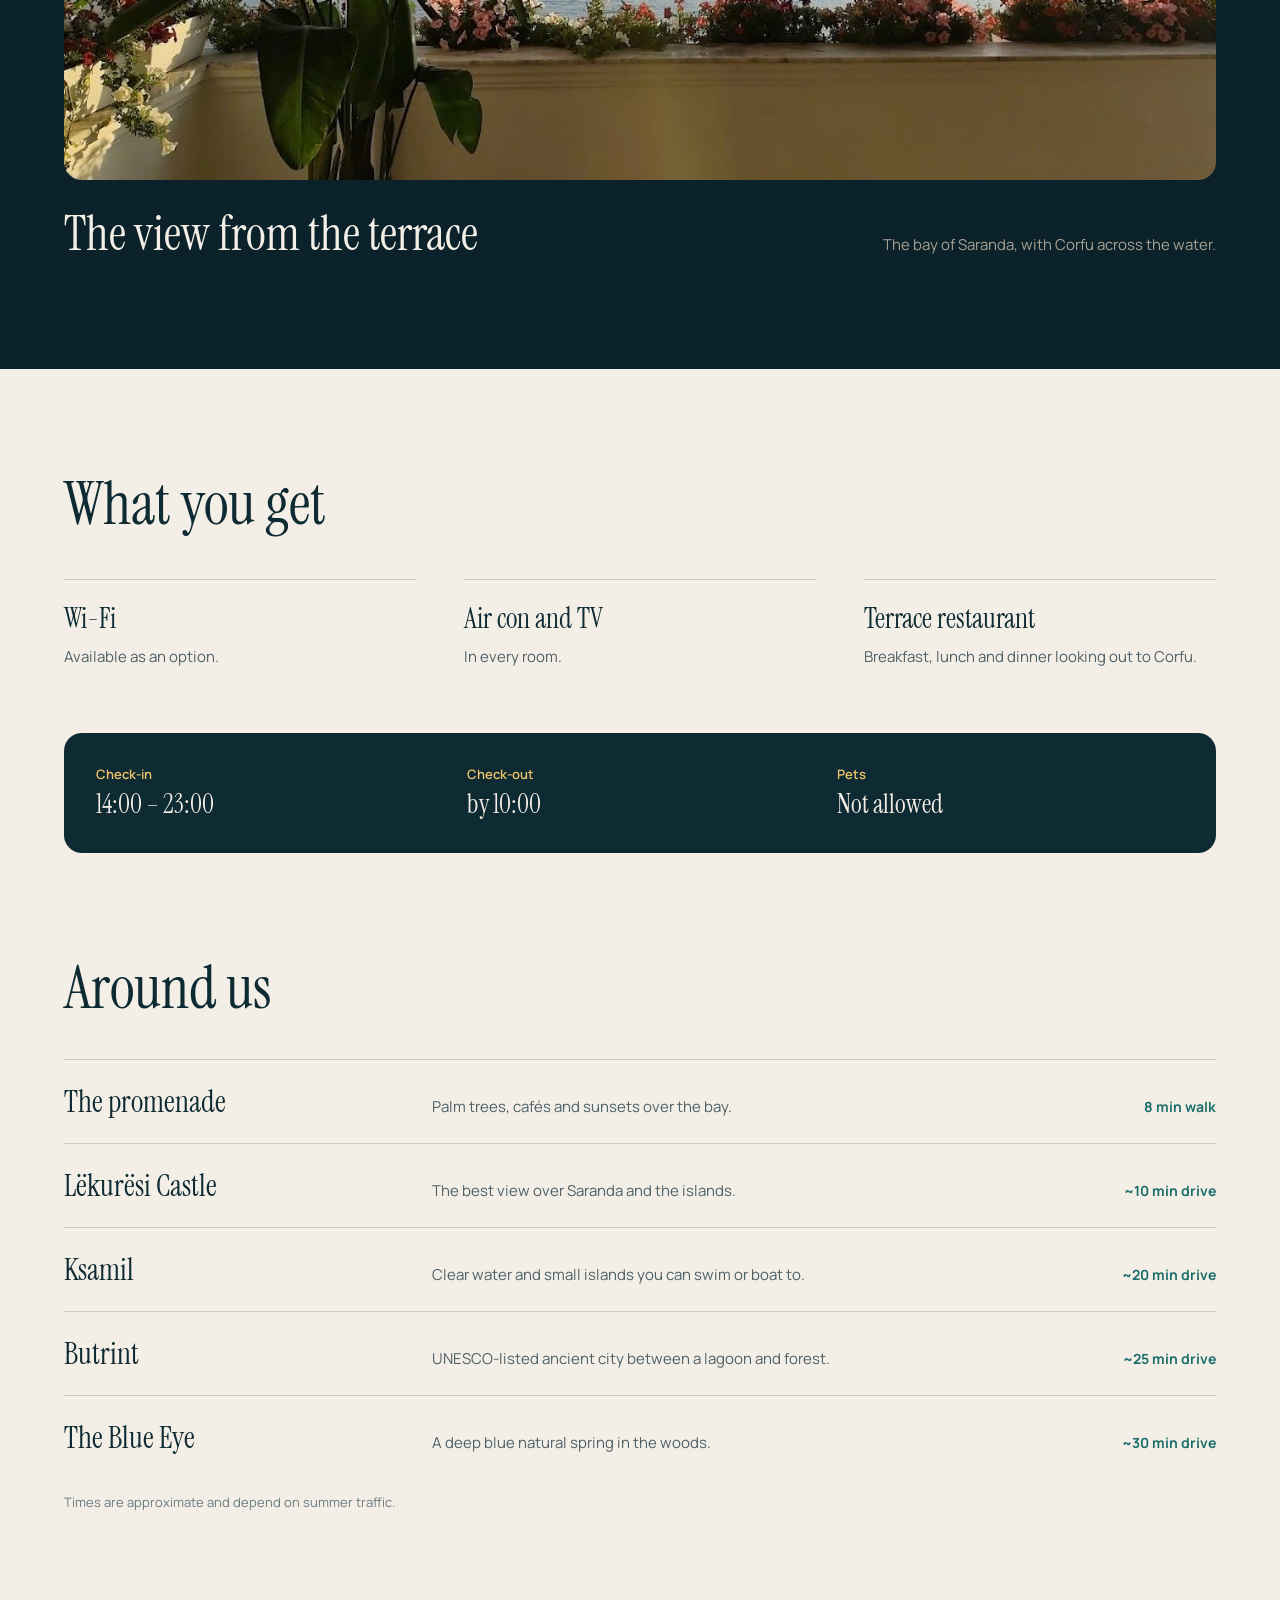
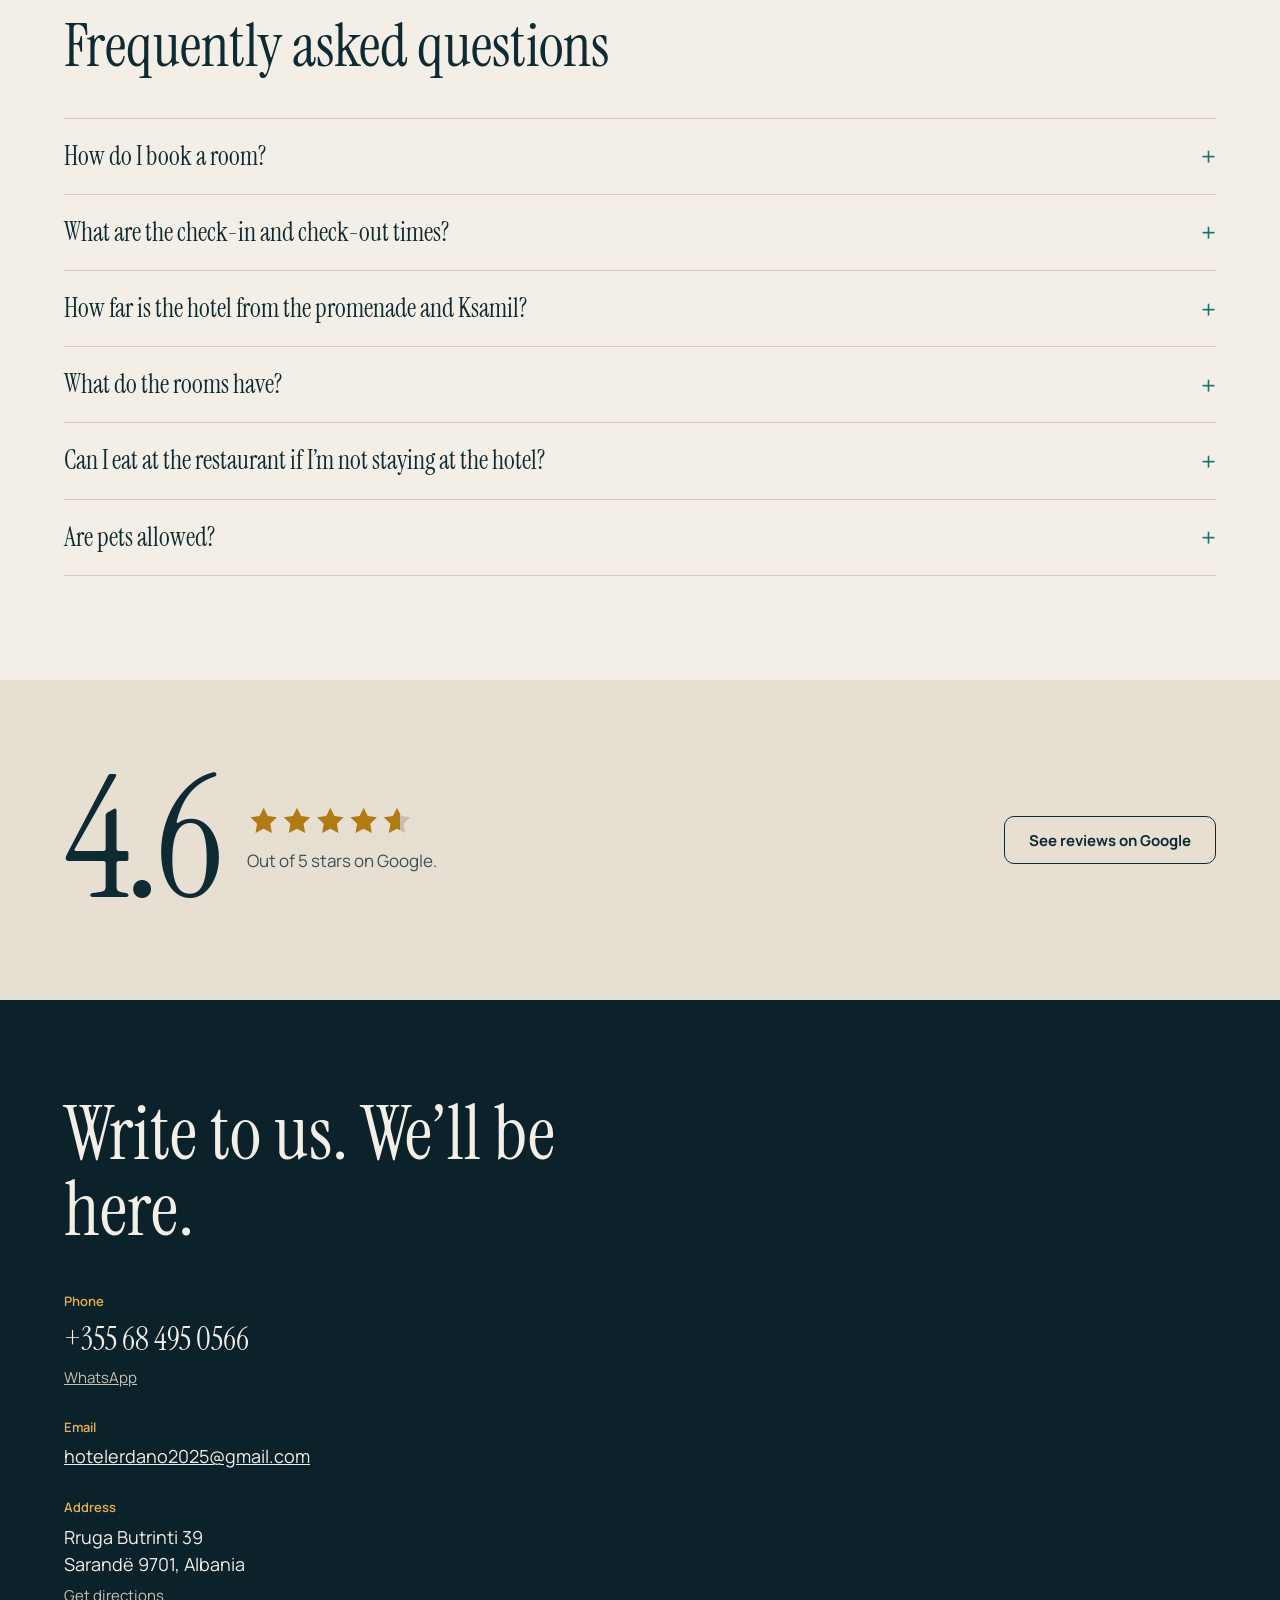
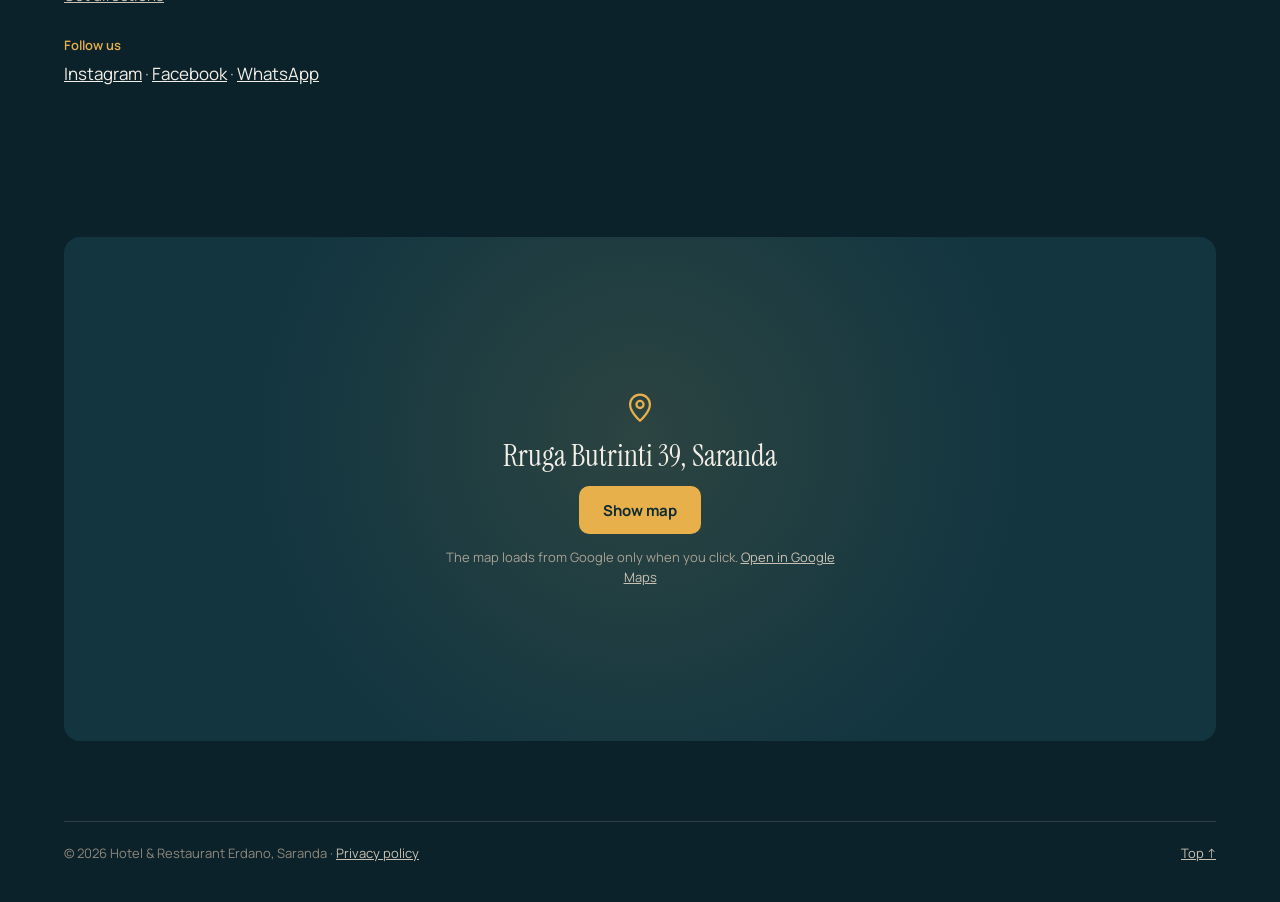
<file: site/en/index.html>
<!doctype html>
<html lang="en">
<head>
<meta charset="utf-8">
<meta name="viewport" content="width=device-width, initial-scale=1">
<meta http-equiv="Content-Security-Policy" content="default-src 'none'; script-src 'self'; style-src 'self'; img-src 'self'; font-src 'self'; media-src 'self'; frame-src https://www.google.com; connect-src 'none'; object-src 'none'; base-uri 'none'; form-action 'none'; upgrade-insecure-requests; require-trusted-types-for 'script'; trusted-types 'none'">
<meta name="referrer" content="strict-origin-when-cross-origin">
<meta name="robots" content="index, follow, max-image-preview:large">
<title>Hotel Erdano Saranda · Sea-view hotel & restaurant, Albania</title>
<meta name="description" content="Family-run hotel in Saranda, Albania: 13 rooms and a terrace restaurant facing the bay and Corfu, 8 min from the promenade. Book direct, no commission.">
<link rel="canonical" href="https://hotel-erdano.example/en/">
<link rel="alternate" hreflang="sq" href="https://hotel-erdano.example/">
<link rel="alternate" hreflang="en" href="https://hotel-erdano.example/en/">
<link rel="alternate" hreflang="it" href="https://hotel-erdano.example/it/">
<link rel="alternate" hreflang="x-default" href="https://hotel-erdano.example/en/">
<meta name="theme-color" content="#0E2A33">
<link rel="icon" href="../favicon.svg" type="image/svg+xml">
<link rel="apple-touch-icon" href="../apple-touch-icon.png">
<meta property="og:type" content="website">
<meta property="og:site_name" content="Hotel Erdano">
<meta property="og:locale" content="en_GB">
<meta property="og:locale:alternate" content="sq_AL">
<meta property="og:locale:alternate" content="it_IT">
<meta property="og:title" content="Hotel Erdano · Sea-view hotel in Saranda, Albania">
<meta property="og:description" content="Family-run hotel in Saranda, Albania: 13 rooms and a terrace restaurant facing the bay and Corfu, 8 min from the promenade. Book direct, no commission.">
<meta property="og:url" content="https://hotel-erdano.example/en/">
<meta property="og:image" content="https://hotel-erdano.example/img/og-image.jpg">
<meta property="og:image:width" content="1200">
<meta property="og:image:height" content="630">
<meta property="og:image:alt" content="Hotel Erdano terrace overlooking the sea and Corfu">
<meta name="twitter:card" content="summary_large_image">
<link rel="preload" href="../fonts/instrument-serif-latin.woff2" as="font" type="font/woff2" crossorigin>
<link rel="preload" href="../fonts/manrope-latin.woff2" as="font" type="font/woff2" crossorigin>
<link rel="stylesheet" href="../css/style.css">
<script type="application/ld+json">
{
  "@context": "https://schema.org",
  "@graph": [
    {
      "@type": "WebSite",
      "@id": "https://hotel-erdano.example/#website",
      "url": "https://hotel-erdano.example/",
      "name": "Hotel Erdano",
      "inLanguage": ["sq", "en", "it"],
      "publisher": {"@id": "https://hotel-erdano.example/#hotel"}
    },
    {
      "@type": "Hotel",
      "@id": "https://hotel-erdano.example/#hotel",
      "name": "Hotel & Restaurant Erdano",
      "alternateName": "Hotel Erdano",
      "description": "Family-run hotel with 13 rooms and a terrace restaurant on Butrint Road in Saranda, Albania. From the terrace you can see Corfu.",
      "url": "https://hotel-erdano.example/en/",
      "image": [
        "https://hotel-erdano.example/img/hero-terrace.jpg",
        "https://hotel-erdano.example/img/balcony-night.jpg",
        "https://hotel-erdano.example/img/harbour.jpg",
        "https://hotel-erdano.example/img/room-double.jpg",
        "https://hotel-erdano.example/img/room-interior.jpg"
      ],
      "telephone": "+355684950566",
      "email": "hotelerdano2025@gmail.com",
      "address": {
        "@type": "PostalAddress",
        "streetAddress": "Rruga Butrinti 39",
        "addressLocality": "Sarandë",
        "postalCode": "9701",
        "addressCountry": "AL"
      },
      "geo": {"@type": "GeoCoordinates", "latitude": 39.867641, "longitude": 20.0155567},
      "hasMap": "https://maps.google.com/?cid=1769334464069429081",
      "numberOfRooms": 13,
      "checkinTime": "14:00",
      "checkoutTime": "10:00",
      "petsAllowed": false,
      "availableLanguage": ["Albanian", "English", "Italian"],
      "amenityFeature": [
        {"@type": "LocationFeatureSpecification", "name": "Wi-Fi", "value": true},
        {"@type": "LocationFeatureSpecification", "name": "Air conditioning", "value": true},
        {"@type": "LocationFeatureSpecification", "name": "TV", "value": true},
        {"@type": "LocationFeatureSpecification", "name": "Restaurant", "value": true}
      ],
      "sameAs": [
        "https://www.instagram.com/hotel_restaurant_erdano/",
        "https://www.facebook.com/HotelErdanoSarande"
      ],
      "potentialAction": {"@type": "ReserveAction", "target": "https://wa.me/355684950566"},
      "containsPlace": {"@id": "https://hotel-erdano.example/#restaurant"}
    },
    {
      "@type": "Restaurant",
      "@id": "https://hotel-erdano.example/#restaurant",
      "name": "Restorant Erdano",
      "description": "Terrace restaurant at Hotel Erdano overlooking the bay of Saranda: fish and seafood, grilled meat and Albanian dishes baked in clay pots. Open to everyone, not just hotel guests.",
      "url": "https://hotel-erdano.example/en/#restoranti",
      "image": [
        "https://hotel-erdano.example/img/restaurant-terrace.jpg",
        "https://hotel-erdano.example/img/dish-1.jpg",
        "https://hotel-erdano.example/img/dish-3.jpg"
      ],
      "servesCuisine": ["Seafood", "Albanian", "Grill"],
      "acceptsReservations": "https://wa.me/355684950566",
      "geo": {"@type": "GeoCoordinates", "latitude": 39.867641, "longitude": 20.0155567},
      "telephone": "+355684950566",
      "address": {
        "@type": "PostalAddress",
        "streetAddress": "Rruga Butrinti 39",
        "addressLocality": "Sarandë",
        "postalCode": "9701",
        "addressCountry": "AL"
      },
      "sameAs": ["https://www.instagram.com/hotel_restaurant_erdano/", "https://www.facebook.com/HotelErdanoSarande"],
      "containedInPlace": {"@id": "https://hotel-erdano.example/#hotel"}
    },
    {
      "@type": "FAQPage",
      "@id": "https://hotel-erdano.example/en/#faq",
      "inLanguage": "en",
      "mainEntity": [
        {"@type": "Question", "name": "How do I book a room?", "acceptedAnswer": {"@type": "Answer", "text": "Directly with us, with no commission: message us on WhatsApp or call +355 68 495 0566, or email hotelerdano2025@gmail.com."}},
        {"@type": "Question", "name": "What are the check-in and check-out times?", "acceptedAnswer": {"@type": "Answer", "text": "Check-in is from 14:00 to 23:00 and check-out is by 10:00."}},
        {"@type": "Question", "name": "How far is the hotel from the promenade and Ksamil?", "acceptedAnswer": {"@type": "Answer", "text": "The Saranda promenade is an 8-minute walk. By car, Ksamil is about 20 minutes away, Butrint about 25 and the Blue Eye about 30."}},
        {"@type": "Question", "name": "What do the rooms have?", "acceptedAnswer": {"@type": "Answer", "text": "Every room has air conditioning and a TV. Wi-Fi is available as an option."}},
        {"@type": "Question", "name": "Can I eat at the restaurant if I’m not staying at the hotel?", "acceptedAnswer": {"@type": "Answer", "text": "Yes. The terrace restaurant serves breakfast, lunch and dinner to everyone. For a table at sunset, especially in July and August, message us ahead."}},
        {"@type": "Question", "name": "Are pets allowed?", "acceptedAnswer": {"@type": "Answer", "text": "Pets are not allowed."}}
      ]
    }
  ]
}
</script>
</head>
<body>
<a class="skip" href="#rezervo">Skip to booking</a>

<header id="top" class="hero">
  <img class="hero-img" src="../img/hero-terrace.jpg" width="1360" height="1020" alt="Hotel Erdano terrace overlooking the sea and Corfu" fetchpriority="high">
  <div class="hero-shade" aria-hidden="true"></div>

  <nav class="nav" aria-label="Menu">
    <div class="wrap">
      <a class="brand" href="#top">
        <span class="brand-name">Erdano</span>
        <span class="brand-sub">HOTEL &amp; RESTAURANT</span>
      </a>
      <div class="navlinks" id="menu">
        <a href="#dhomat">Rooms</a>
        <a href="#restoranti">Restaurant</a>
        <a href="#sarande">Saranda</a>
        <a href="#kontakt">Contact</a>
      </div>
      <div class="langs" role="group" aria-label="Gjuha / Language">
        <a class="lang" href="../" hreflang="sq" lang="sq">SQ</a>
        <a class="lang" href="./" hreflang="en" lang="en" aria-current="page">EN</a>
        <a class="lang" href="../it/" hreflang="it" lang="it">IT</a>
      </div>
      <button class="burger" type="button" aria-controls="menu" aria-expanded="false" aria-label="Menu" hidden><span></span><span></span><span></span></button>
    </div>
  </nav>

  <div class="wrap hero-body">
    <p class="kicker">Rruga Butrinti 39, Saranda, Albania</p>
    <h1>Hotel <em>Erdano</em></h1>
    <p class="hero-sub">A hotel and restaurant overlooking the bay of Saranda. On a clear day you can see Corfu from our terrace.</p>
    <div class="actions">
      <a class="btn btn-gold" href="#rezervo">Book a room</a>
      <a class="btn btn-line" href="tel:+355684950566">+355 68 495 0566</a>
    </div>
  </div>
</header>

<main>
<section id="rezervo" class="booking" aria-labelledby="booking-h">
  <div class="wrap">
    <div class="booking-card">
      <div class="booking-head">
        <h2 id="booking-h">Book directly with us</h2>
        <p>No commission.</p>
      </div>
      <div class="booking-grid">
        <div class="field">
          <label for="ci">Arrival</label>
          <input id="ci" type="date">
        </div>
        <div class="field">
          <label for="co">Departure</label>
          <input id="co" type="date">
        </div>
        <div class="field">
          <label for="gu">Guests</label>
          <select id="gu">
            <option>1</option>
            <option selected>2</option>
            <option>3</option>
            <option>4</option>
          </select>
        </div>
        <a id="wa-book" class="btn btn-dark" href="https://wa.me/355684950566?text=Hello%21%20I%20would%20like%20to%20book%20at%20Hotel%20Erdano.%0ADates%20to%20be%20confirmed.%0AGuests%3A%202" target="_blank" rel="noopener">
          <svg aria-hidden="true" width="18" height="18" viewBox="0 0 24 24" fill="none" stroke="currentColor" stroke-width="1.8" stroke-linecap="round" stroke-linejoin="round"><path d="M21 11.5a8.5 8.5 0 0 1-12.6 7.4L3 20.5l1.6-5.2A8.5 8.5 0 1 1 21 11.5z"/></svg>
          Send on WhatsApp
        </a>
      </div>
      <p class="booking-note"><span id="nights" aria-live="polite">Pick your dates and the request opens ready-written in WhatsApp.</span> <a id="mail-book" href="mailto:hotelerdano2025@gmail.com?subject=Hotel%20Erdano">Or email us.</a></p>
    </div>
  </div>
</section>

<section class="intro">
  <div class="wrap">
    <div>
      <h2 class="h-xl">Flowers on the balcony, the sea in front.</h2>
      <p class="intro-p">Erdano is a family-run hotel with 13 rooms and a terrace restaurant on Butrint Road in Saranda.</p>
      <dl class="stats">
        <div><dt>rooms</dt><dd>13</dd></div>
        <div><dt>guest rating</dt><dd>4.6</dd></div>
        <div><dt>walk to the promenade</dt><dd>8 min</dd></div>
      </dl>
    </div>
    <div class="intro-photos">
      <div class="frame tall">
        <img class="ph" src="../img/balcony-night.jpg" width="765" height="1020" alt="Flower-lined balcony at dusk with the lights of Saranda" loading="lazy">
      </div>
      <div class="side">
        <div class="frame">
          <img class="ph pos-60c" src="../img/harbour.jpg" width="1360" height="1020" alt="Saranda harbour seen from the hotel" loading="lazy">
        </div>
      </div>
    </div>
  </div>
</section>

<section id="dhomat" class="rooms">
  <div class="wrap">
    <div class="section-head">
      <h2 class="h-xl">Rooms</h2>
      <p>Every room has air conditioning and a TV. Prices change with the season: message us for your dates.</p>
    </div>
    <div class="room-photos">
      <figure>
        <div class="frame"><img class="ph pos-c60" src="../img/room-double.jpg" width="574" height="1020" alt="Double room with balcony" loading="lazy"></div>
        <figcaption>Double room opening onto the balcony.</figcaption>
      </figure>
      <figure>
        <div class="frame"><img class="ph pos-c40" src="../img/room-interior.jpg" width="574" height="1020" alt="Room with air conditioning and TV" loading="lazy"></div>
        <figcaption>Air conditioning and TV in every room.</figcaption>
      </figure>
    </div>
    <p class="rooms-cta"><a class="btn btn-dark" href="https://wa.me/355684950566?text=Hello%21%20I%20would%20like%20to%20know%20the%20price%20of%20a%20room%20at%20Hotel%20Erdano." target="_blank" rel="noopener">Ask for price</a></p>
  </div>
</section>

<section id="restoranti" class="restaurant">
  <div class="wrap">
    <div class="restaurant-head">
      <div>
        <p class="kicker">Erdano Restaurant</p>
        <h2 class="h-xxl">Dinner on the terrace, sunset in front.</h2>
      </div>
      <p>Our restaurant sits on the hotel terrace, under a reed roof and among the flowers. We cook fish and seafood, grilled meat and Albanian dishes baked in clay pots. Open to everyone, not just hotel guests.</p>
    </div>

    <div class="restaurant-media">
      <div class="frame wide">
        <img class="pos-c60" src="../img/restaurant-terrace.jpg" width="765" height="1020" alt="Terrace restaurant overlooking the bay" loading="lazy">
      </div>
      <div class="frame clip">
        <video data-src="../video/restaurant.mp4" poster="../img/restaurant-terrace.jpg" muted loop playsinline preload="none" aria-label="Video of the restaurant terrace"></video>
      </div>
    </div>

    <div class="dishes">
      <figure class="dish"><img class="ph" src="../img/dish-1.jpg" width="720" height="960" alt="Dish at Erdano restaurant" loading="lazy"></figure>
      <figure class="dish"><img class="ph" src="../img/dish-2.jpg" width="960" height="720" alt="Dish at Erdano restaurant" loading="lazy"></figure>
      <figure class="dish"><img class="ph" src="../img/dish-3.jpg" width="720" height="960" alt="Dish at Erdano restaurant" loading="lazy"></figure>
      <figure class="dish"><img class="ph" src="../img/dish-4.jpg" width="720" height="960" alt="Dish at Erdano restaurant" loading="lazy"></figure>
      <figure class="dish"><img class="ph" src="../img/dish-5.jpg" width="500" height="1020" alt="Dish at Erdano restaurant" loading="lazy"></figure>
      <figure class="dish"><img class="ph" src="../img/dish-6.jpg" width="720" height="960" alt="Dish at Erdano restaurant" loading="lazy"></figure>
    </div>

    <div class="cta-row">
      <p>Want a table at sunset? Message us ahead, especially in July and August.</p>
      <a class="btn btn-gold" href="https://wa.me/355684950566?text=Hello%21%20I%20would%20like%20to%20book%20a%20table%20at%20Erdano%20restaurant." target="_blank" rel="noopener">Book a table</a>
    </div>
  </div>
</section>

<section class="view" aria-labelledby="view-h">
  <div class="wrap">
    <div class="view-video">
      <video data-src="../video/terrace-sunset.mp4" poster="../img/hero-terrace.jpg" muted loop playsinline preload="none" aria-label="Video of the sunset view from the terrace"></video>
    </div>
    <div class="view-caption">
      <h2 id="view-h">The view from the terrace</h2>
      <p>The bay of Saranda, with Corfu across the water.</p>
    </div>
  </div>
</section>

<section id="hoteli" class="facts">
  <div class="wrap">
    <h2 class="h-xl">What you get</h2>
    <div class="feats">
      <div><h3>Wi-Fi</h3><p>Available as an option.</p></div>
      <div><h3>Air con and TV</h3><p>In every room.</p></div>
      <div><h3>Terrace restaurant</h3><p>Breakfast, lunch and dinner looking out to Corfu.</p></div>
    </div>
    <dl class="info">
      <div><dt>Check-in</dt><dd>14:00 – 23:00</dd></div>
      <div><dt>Check-out</dt><dd>by 10:00</dd></div>
      <div><dt>Pets</dt><dd>Not allowed</dd></div>
    </dl>
  </div>
</section>

<section id="sarande" class="area">
  <div class="wrap">
    <h2 class="h-xl">Around us</h2>
    <ol class="places">
      <li><h3>The promenade</h3><p>Palm trees, cafés and sunsets over the bay.</p><span>8 min walk</span></li>
      <li><h3>Lëkurësi Castle</h3><p>The best view over Saranda and the islands.</p><span>~10 min drive</span></li>
      <li><h3>Ksamil</h3><p>Clear water and small islands you can swim or boat to.</p><span>~20 min drive</span></li>
      <li><h3>Butrint</h3><p>UNESCO-listed ancient city between a lagoon and forest.</p><span>~25 min drive</span></li>
      <li><h3>The Blue Eye</h3><p>A deep blue natural spring in the woods.</p><span>~30 min drive</span></li>
    </ol>
    <p class="note">Times are approximate and depend on summer traffic.</p>
  </div>
</section>

<section id="pyetje" class="faq" aria-labelledby="faq-h">
  <div class="wrap">
    <h2 id="faq-h" class="h-xl">Frequently asked questions</h2>
    <div class="faq-list">
      <details><summary>How do I book a room?</summary><p>Directly with us, with no commission: message us on WhatsApp or call <a href="tel:+355684950566">+355 68 495 0566</a>, or email <a href="mailto:hotelerdano2025@gmail.com">hotelerdano2025@gmail.com</a>.</p></details>
      <details><summary>What are the check-in and check-out times?</summary><p>Check-in is from 14:00 to 23:00 and check-out is by 10:00.</p></details>
      <details><summary>How far is the hotel from the promenade and Ksamil?</summary><p>The Saranda promenade is an 8-minute walk. By car, Ksamil is about 20 minutes away, Butrint about 25 and the Blue Eye about 30.</p></details>
      <details><summary>What do the rooms have?</summary><p>Every room has air conditioning and a TV. Wi-Fi is available as an option.</p></details>
      <details><summary>Can I eat at the restaurant if I’m not staying at the hotel?</summary><p>Yes. The terrace restaurant serves breakfast, lunch and dinner to everyone. For a table at sunset, especially in July and August, message us ahead.</p></details>
      <details><summary>Are pets allowed?</summary><p>Pets are not allowed.</p></details>
    </div>
  </div>
</section>

<section class="reviews" aria-label="Reviews">
  <div class="wrap">
    <div class="score">
      <div class="score-num" aria-hidden="true">4.6</div>
      <div>
        <svg role="img" aria-label="4.6 / 5" width="170" height="30" viewBox="0 0 200 36">
          <defs>
            <linearGradient id="part" x1="0" x2="1" y1="0" y2="0"><stop offset="60%" stop-color="#B07A14"/><stop offset="60%" stop-color="#C9BDA9"/></linearGradient>
            <path id="st" d="M18 2l4.9 10 11 1.6-8 7.8 1.9 11L18 27.2 8.2 32.4l1.9-11-8-7.8 11-1.6z"/>
          </defs>
          <use href="#st" x="0" fill="#B07A14"/><use href="#st" x="40" fill="#B07A14"/><use href="#st" x="80" fill="#B07A14"/><use href="#st" x="120" fill="#B07A14"/><use href="#st" x="160" fill="url(#part)"/>
        </svg>
        <p>Out of 5 stars on Google.</p>
      </div>
    </div>
    <a class="btn btn-out" href="https://maps.google.com/?cid=1769334464069429081" target="_blank" rel="noopener">See reviews on Google</a>
  </div>
</section>
</main>

<footer id="kontakt" class="contact">
  <div class="wrap">
    <div class="contact-grid">
      <div>
        <h2 class="h-xxl">Write to us. We’ll be here.</h2>
        <div class="contact-list">
          <div>
            <div class="label">Phone</div>
            <a class="contact-big" href="tel:+355684950566">+355 68 495 0566</a>
            <div class="contact-sub"><a href="https://wa.me/355684950566" target="_blank" rel="noopener">WhatsApp</a></div>
          </div>
          <div>
            <div class="label">Email</div>
            <a class="contact-mail" href="mailto:hotelerdano2025@gmail.com">hotelerdano2025@gmail.com</a>
          </div>
          <div>
            <div class="label">Address</div>
            <address class="contact-addr">Rruga Butrinti 39<br>Sarandë 9701, Albania</address>
            <div class="contact-sub"><a href="https://www.google.com/maps/dir/?api=1&amp;destination=39.867641%2C20.0155567" target="_blank" rel="noopener">Get directions</a></div>
          </div>
          <div>
            <div class="label">Follow us</div>
            <p class="contact-social"><a href="https://www.instagram.com/hotel_restaurant_erdano/" target="_blank" rel="noopener">Instagram</a> · <a href="https://www.facebook.com/HotelErdanoSarande" target="_blank" rel="noopener">Facebook</a> · <a href="https://wa.me/355684950566" target="_blank" rel="noopener">WhatsApp</a></p>
          </div>
        </div>
      </div>
      <figure>
        <div class="frame"><img class="ph" src="../img/entrance-night.jpg" width="765" height="1020" alt="Hotel Erdano entrance at night" loading="lazy"></div>
      </figure>
    </div>
    <div id="map" class="map" data-title="Map: Hotel Erdano, Rruga Butrinti 39, Saranda">
      <div class="map-cover">
        <svg aria-hidden="true" width="34" height="34" viewBox="0 0 24 24" fill="none" stroke="currentColor" stroke-width="1.6" stroke-linecap="round" stroke-linejoin="round"><path d="M12 21s-7-6.1-7-11.5A7 7 0 0 1 19 9.5C19 14.9 12 21 12 21z"/><circle cx="12" cy="9.5" r="2.5"/></svg>
        <p class="map-addr">Rruga Butrinti 39, Saranda</p>
        <button type="button" class="btn btn-gold" hidden>Show map</button>
        <p class="map-note">The map loads from Google only when you click. <a href="https://maps.google.com/?cid=1769334464069429081" target="_blank" rel="noopener">Open in Google Maps</a></p>
      </div>
    </div>
    <div class="footer-bar">
      <span>© 2026 Hotel &amp; Restaurant Erdano, Saranda · <a href="privacy/">Privacy policy</a></span>
      <a href="#top">Top ↑</a>
    </div>
  </div>
</footer>

<script type="application/json" id="i18n">{"waHello":"Hello! I would like to book at Hotel Erdano.","waNoDates":"Dates to be confirmed.","waIn":"Arrival","waOut":"Departure","waG":"Guests","night":"night","nights":"nights","guests":"guests","pickDates":"Pick your dates and the request opens ready-written in WhatsApp."}</script>
<script src="../js/main.js" defer></script>
</body>
</html>
</file>
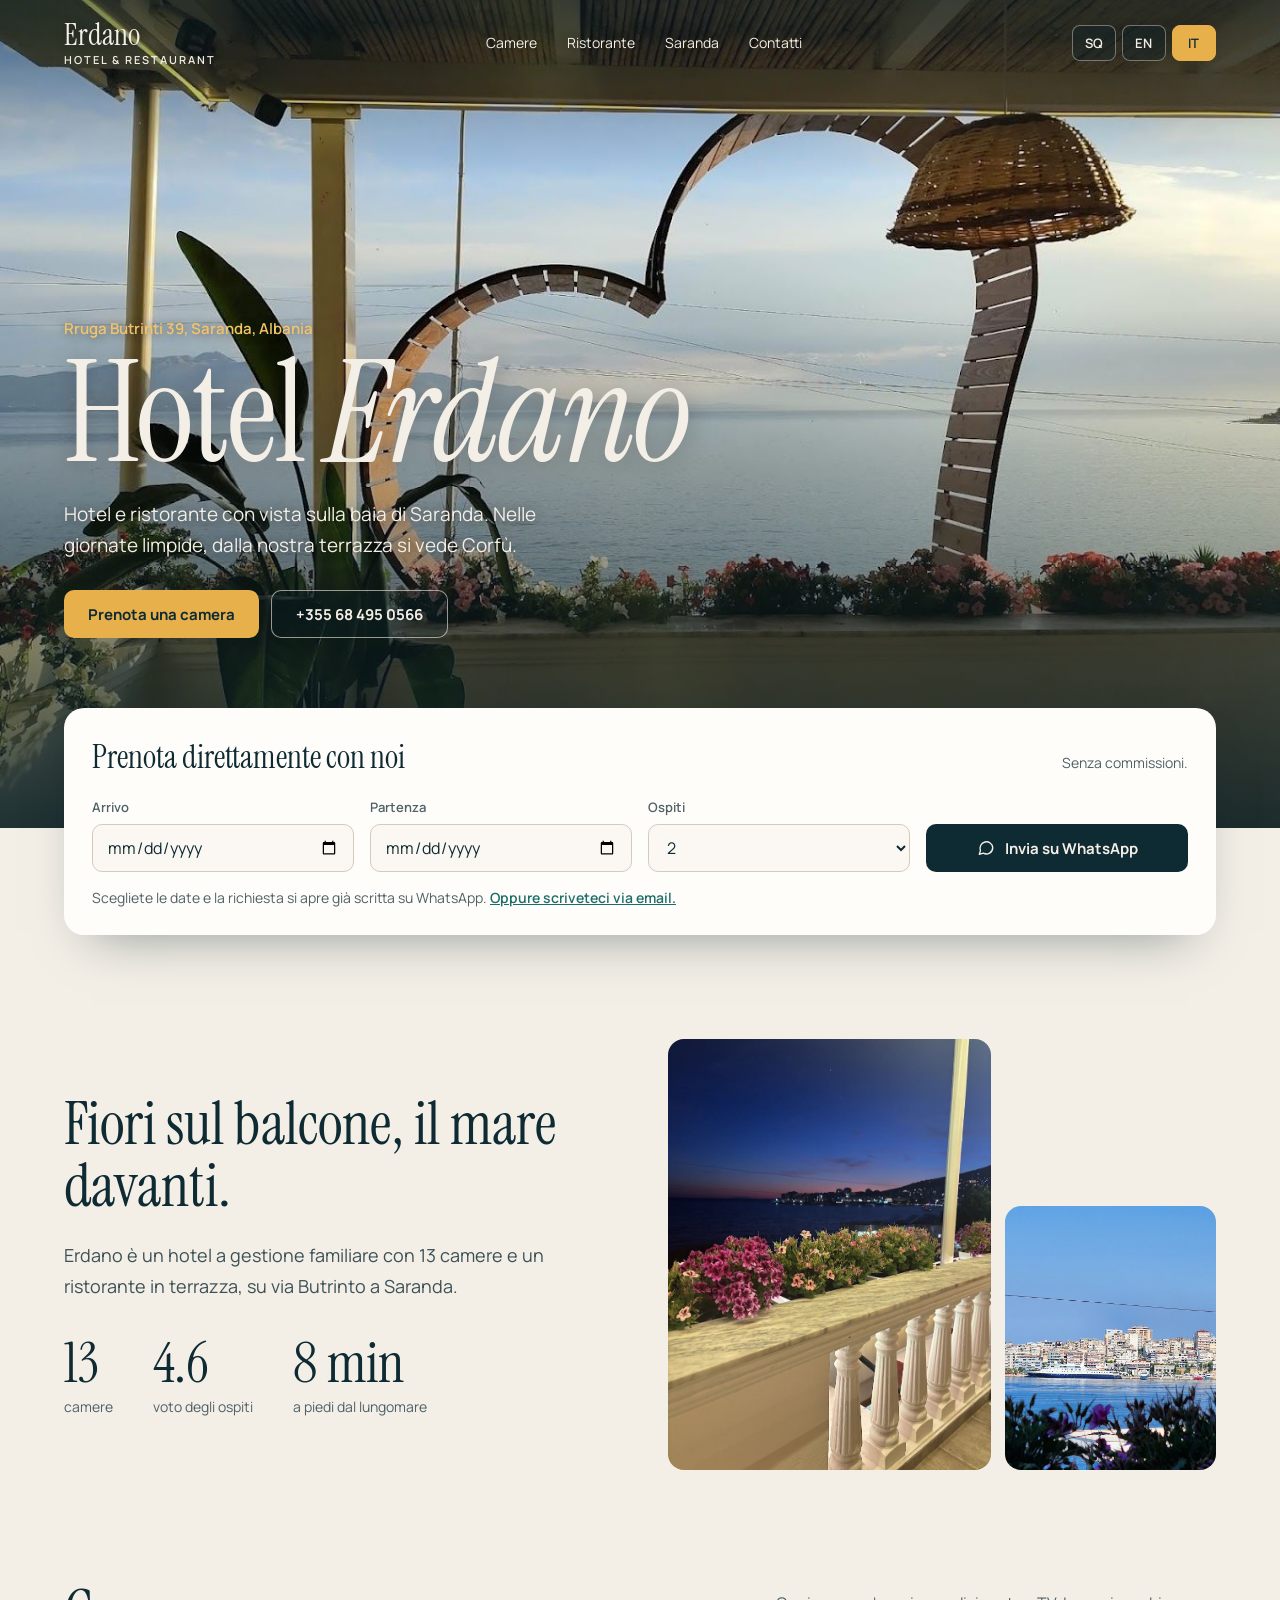
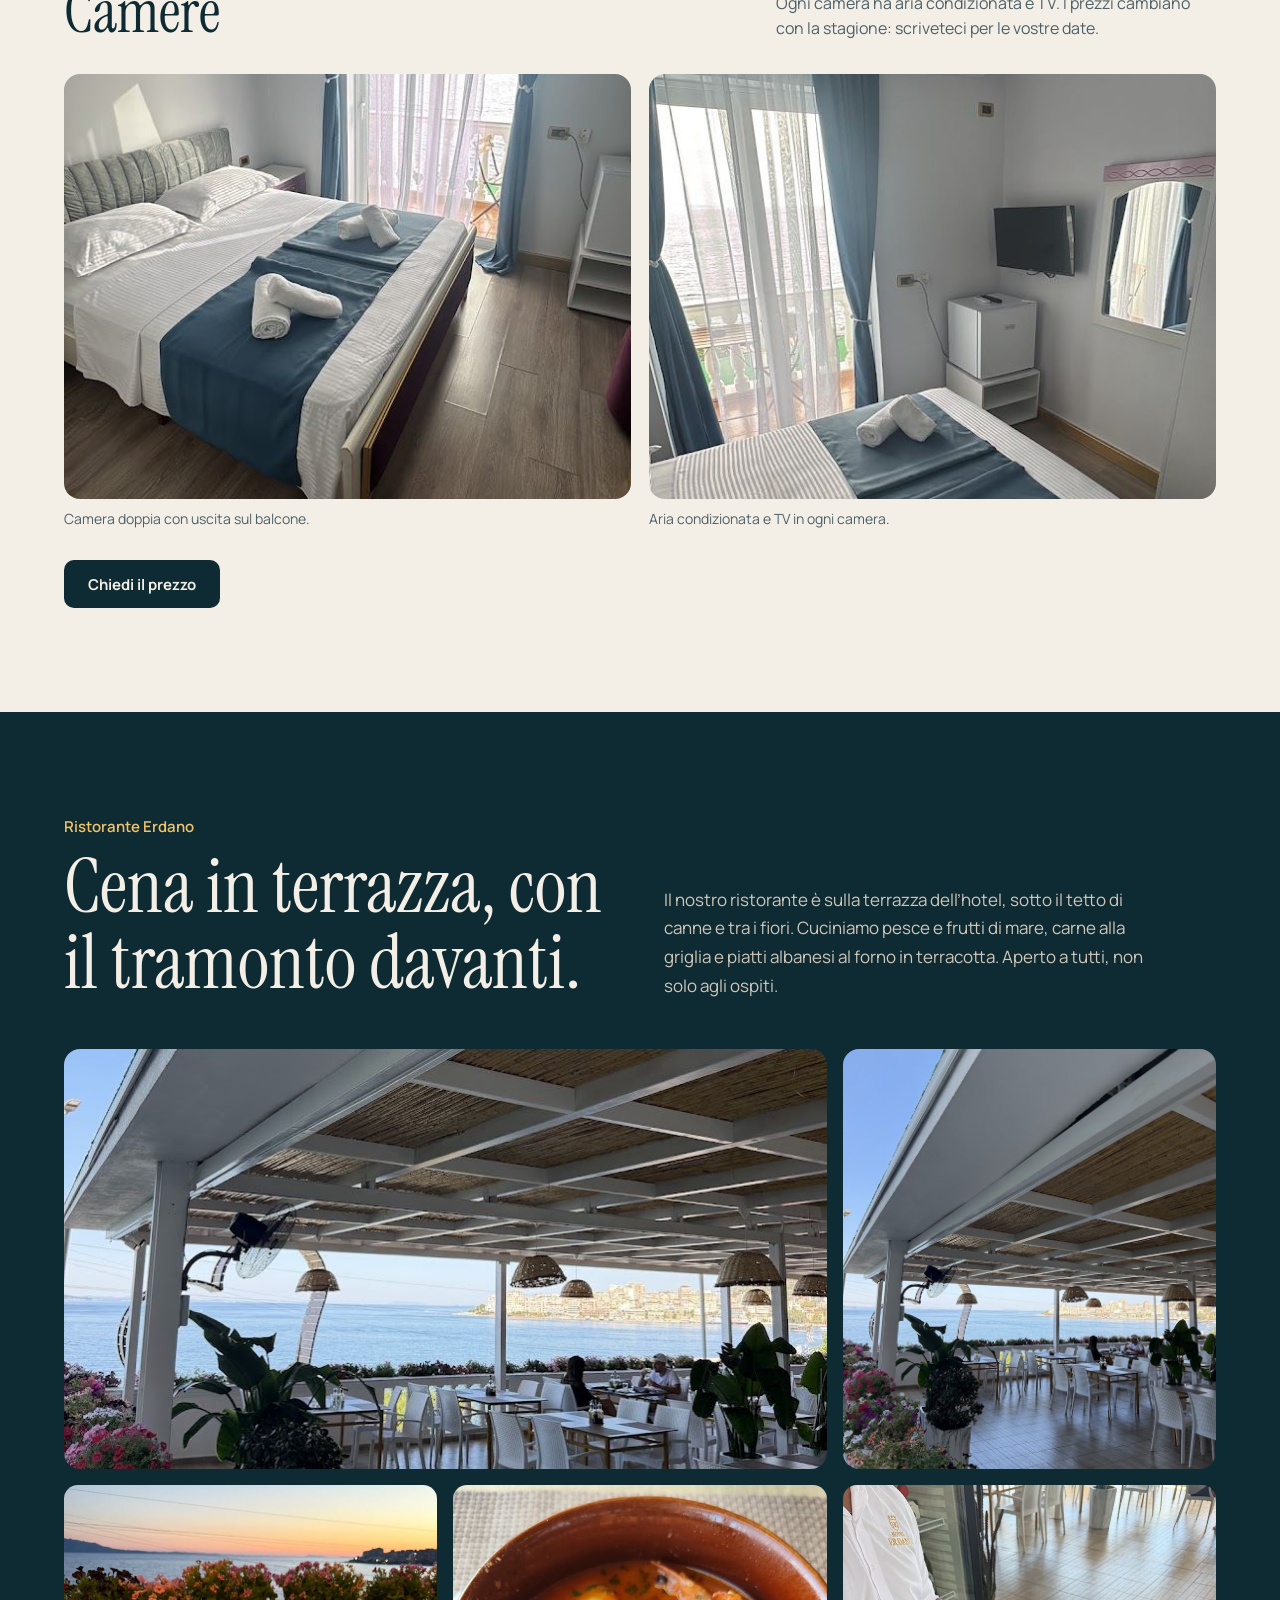
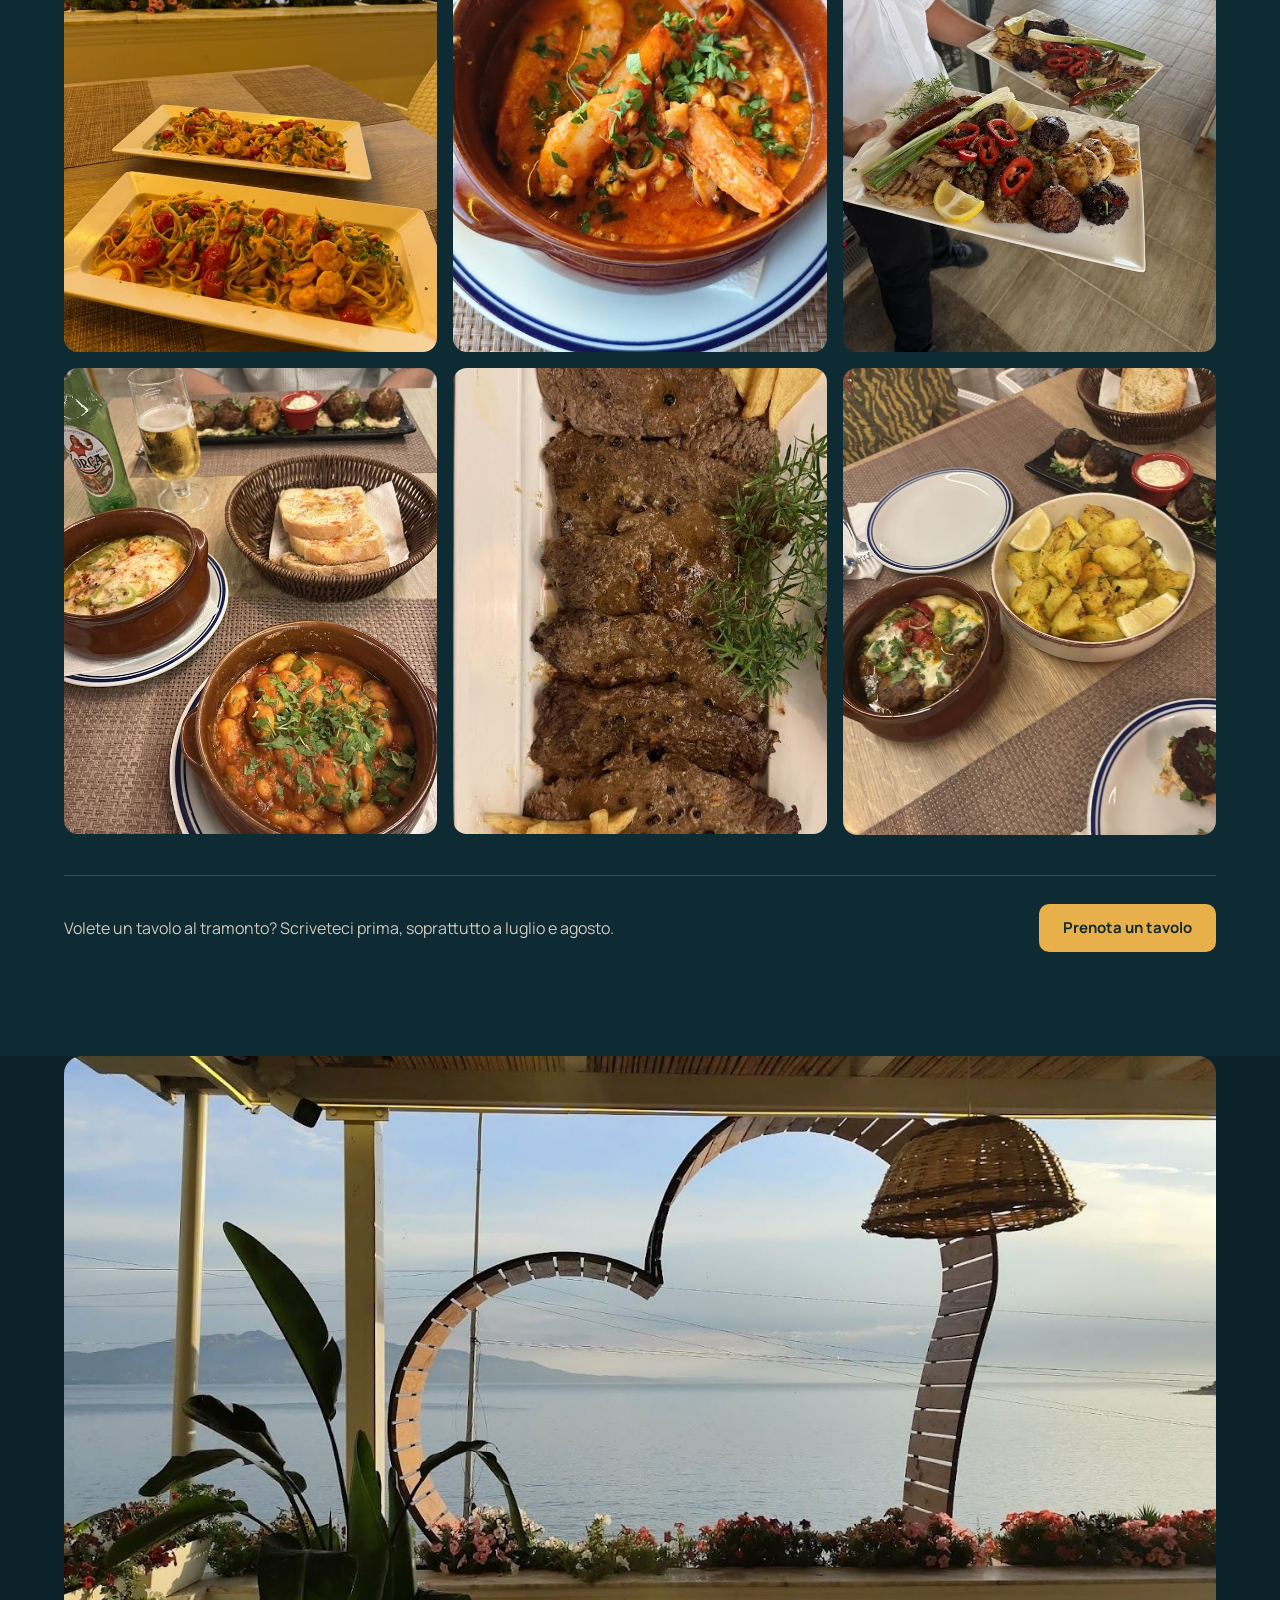
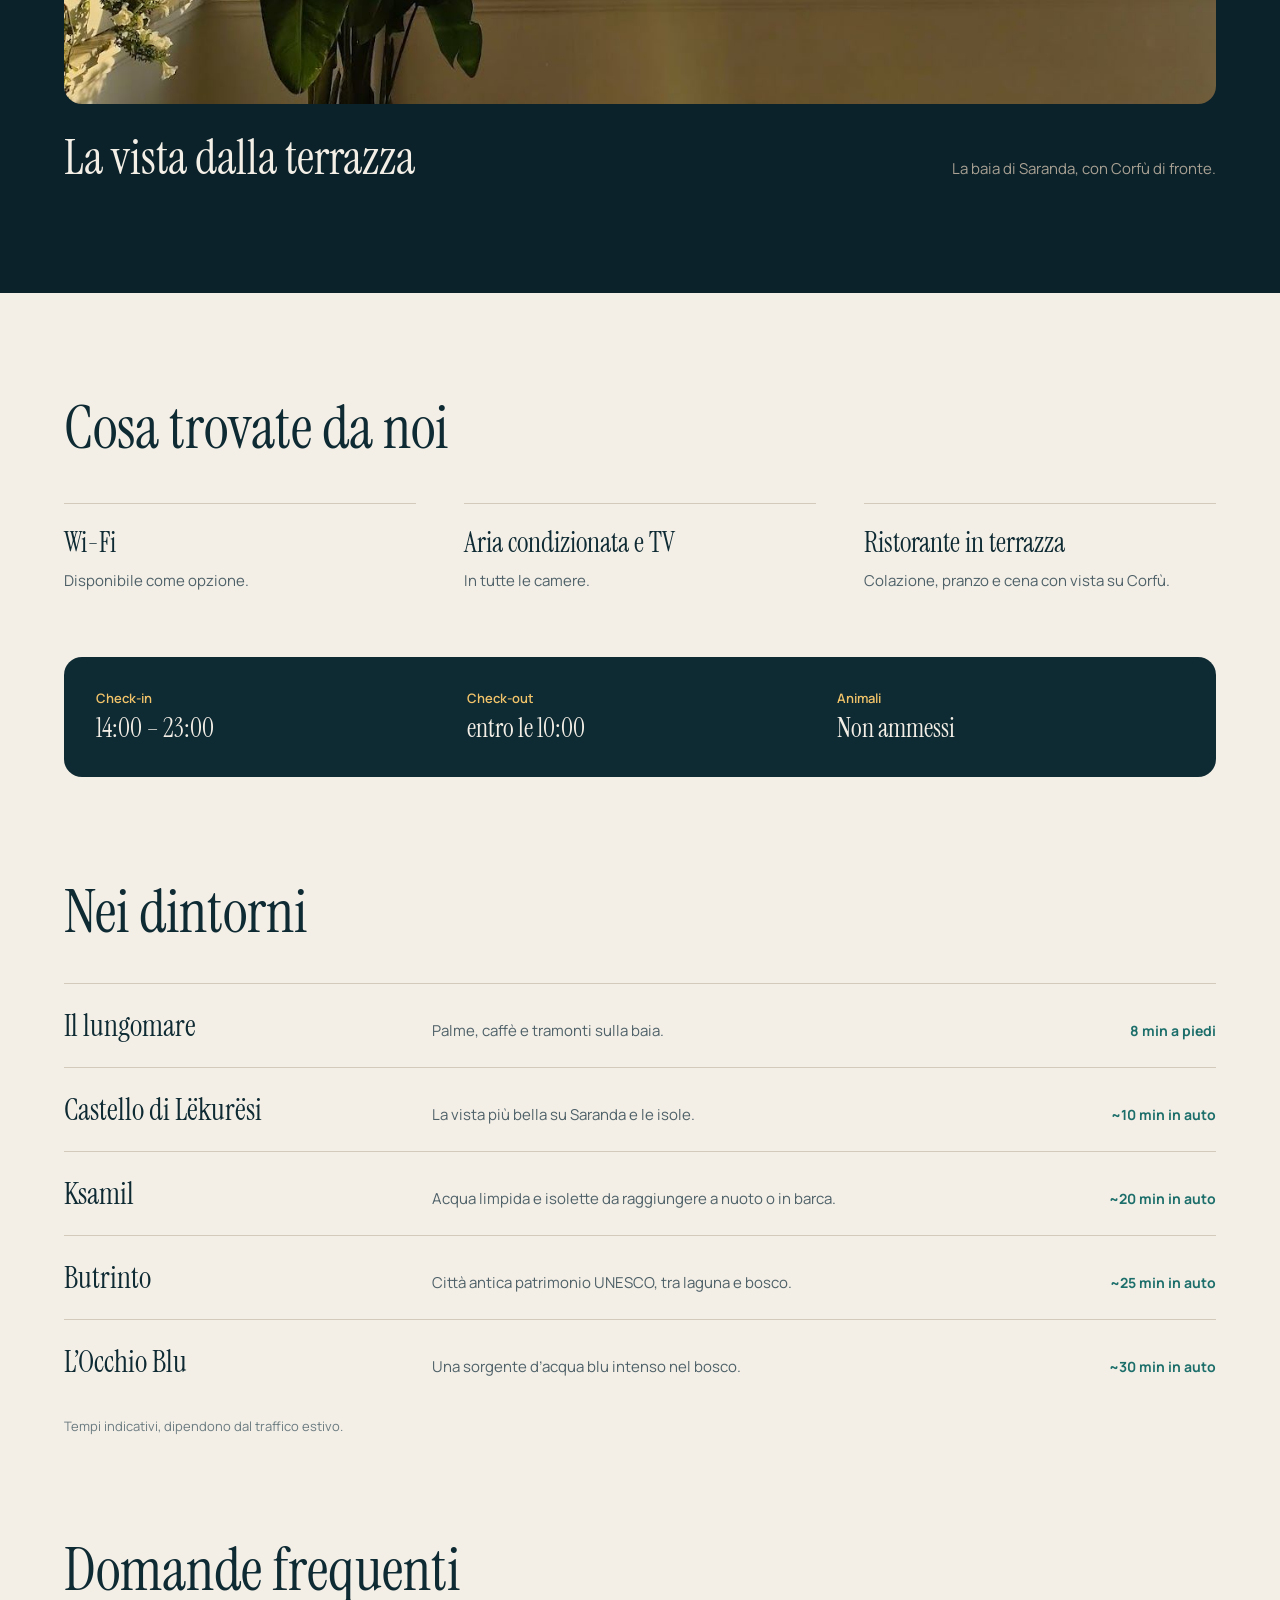
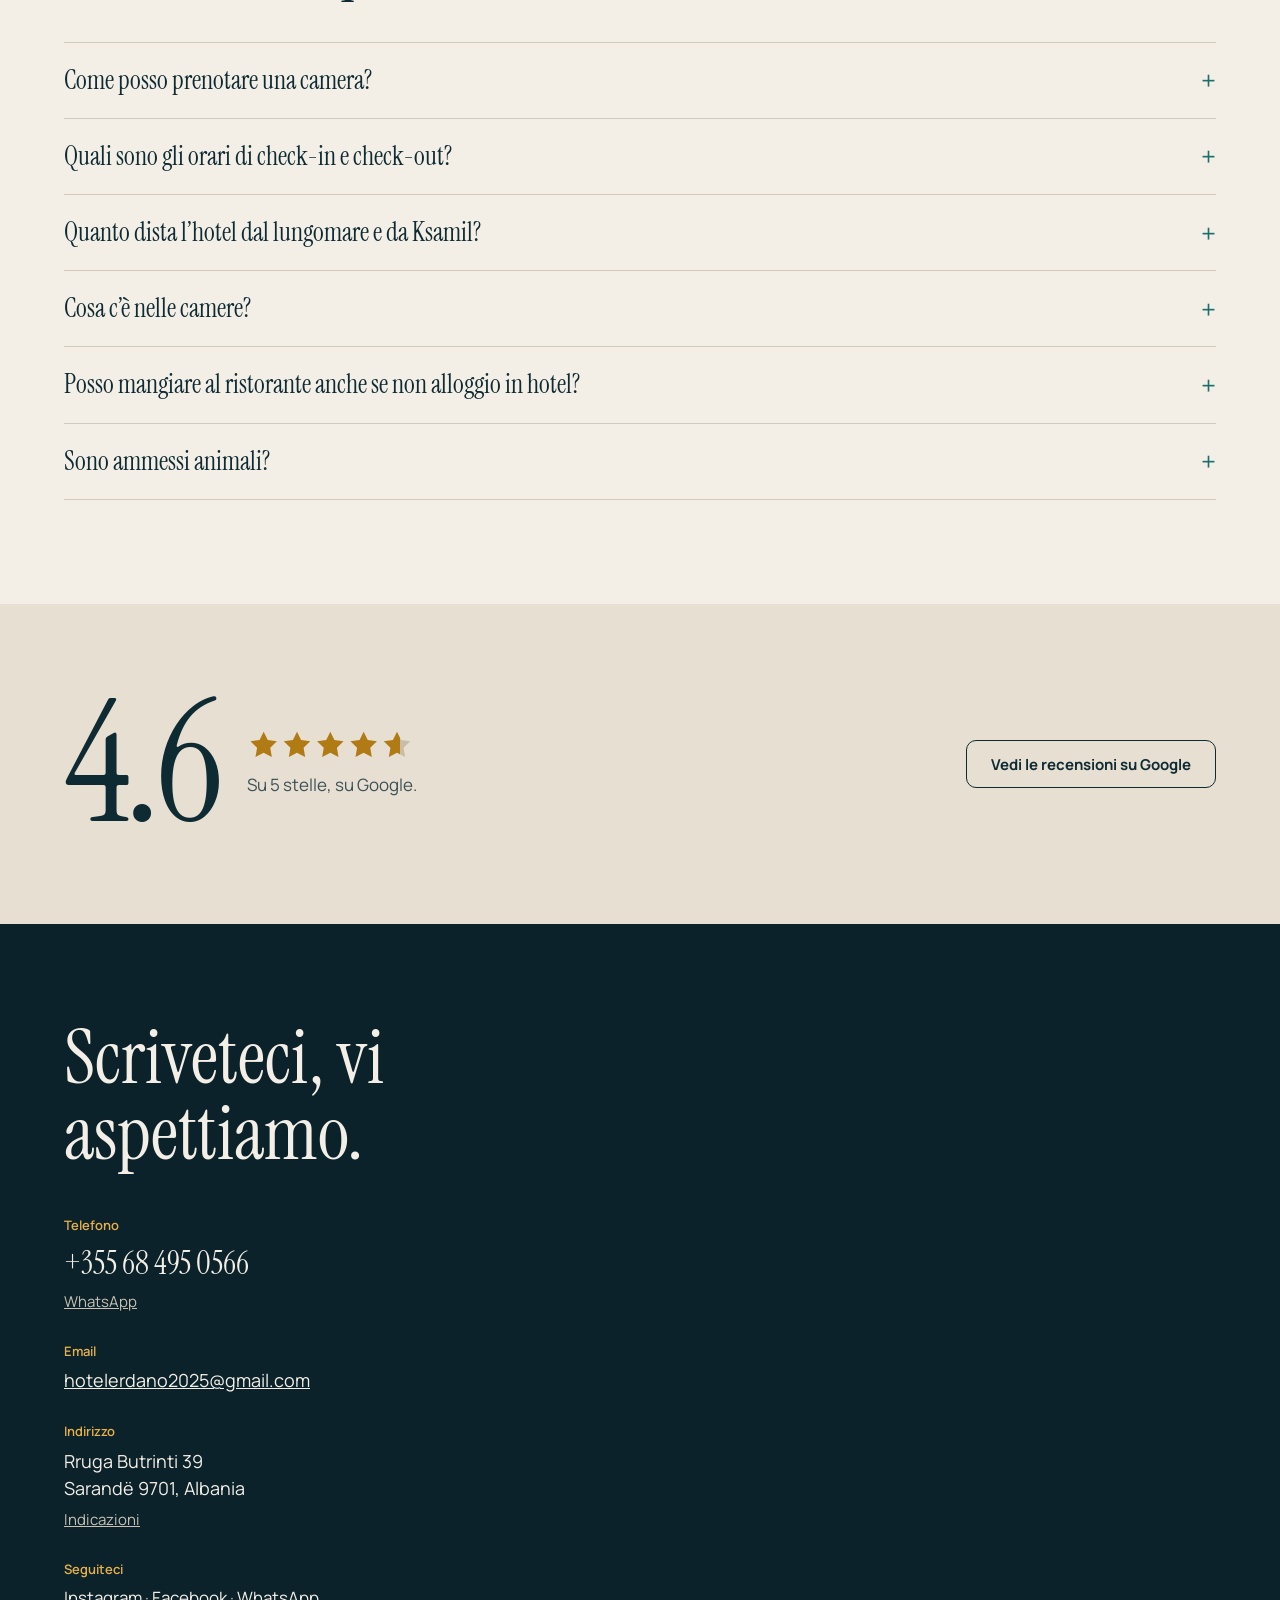
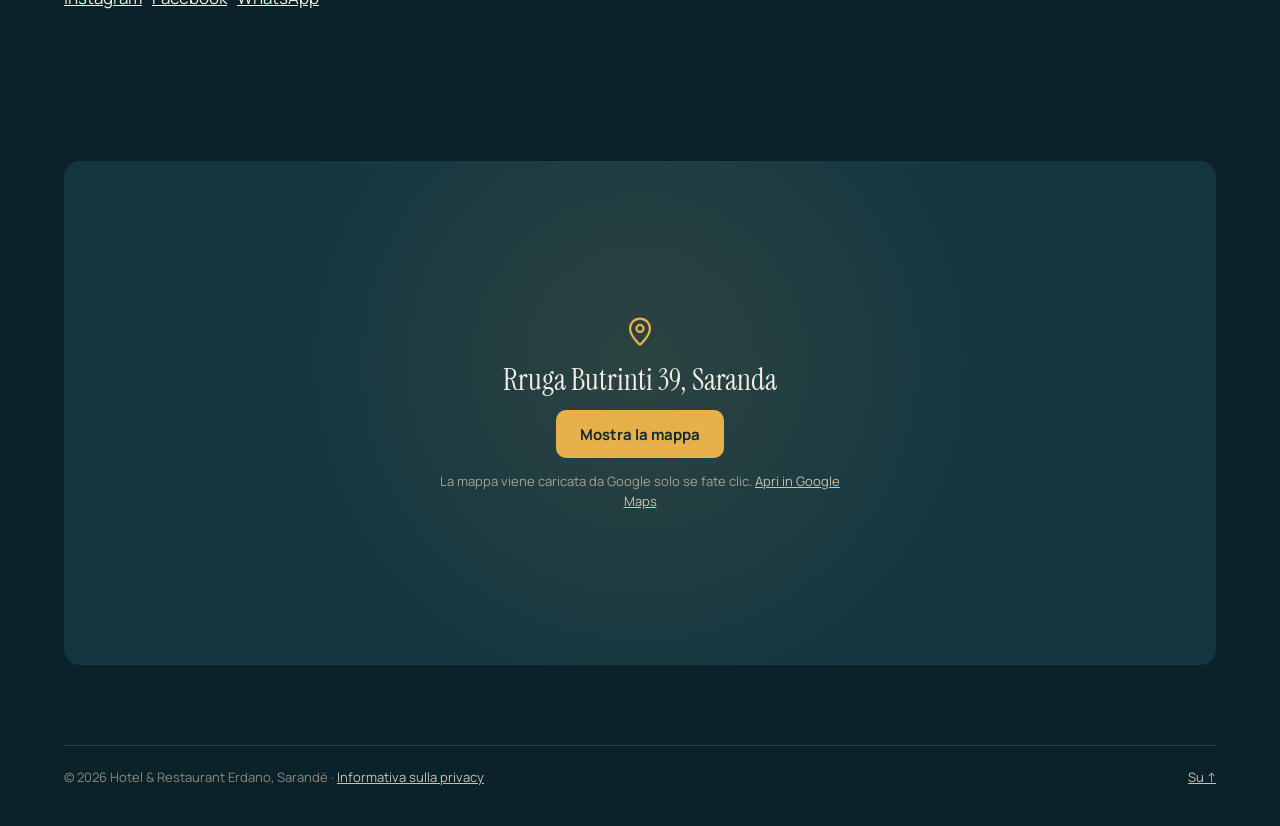
<file: site/it/index.html>
<!doctype html>
<html lang="it">
<head>
<meta charset="utf-8">
<meta name="viewport" content="width=device-width, initial-scale=1">
<meta http-equiv="Content-Security-Policy" content="default-src 'none'; script-src 'self'; style-src 'self'; img-src 'self'; font-src 'self'; media-src 'self'; frame-src https://www.google.com; connect-src 'none'; object-src 'none'; base-uri 'none'; form-action 'none'; upgrade-insecure-requests; require-trusted-types-for 'script'; trusted-types 'none'">
<meta name="referrer" content="strict-origin-when-cross-origin">
<meta name="robots" content="index, follow, max-image-preview:large">
<title>Hotel Erdano Saranda · Hotel vista mare e ristorante, Albania</title>
<meta name="description" content="Hotel a gestione familiare a Saranda, Albania: 13 camere e ristorante in terrazza con vista sulla baia e su Corfù, a 8 minuti dal lungomare. Prenota diretto.">
<link rel="canonical" href="https://hotel-erdano.example/it/">
<link rel="alternate" hreflang="sq" href="https://hotel-erdano.example/">
<link rel="alternate" hreflang="en" href="https://hotel-erdano.example/en/">
<link rel="alternate" hreflang="it" href="https://hotel-erdano.example/it/">
<link rel="alternate" hreflang="x-default" href="https://hotel-erdano.example/en/">
<meta name="theme-color" content="#0E2A33">
<link rel="icon" href="../favicon.svg" type="image/svg+xml">
<link rel="apple-touch-icon" href="../apple-touch-icon.png">
<meta property="og:type" content="website">
<meta property="og:site_name" content="Hotel Erdano">
<meta property="og:locale" content="it_IT">
<meta property="og:locale:alternate" content="sq_AL">
<meta property="og:locale:alternate" content="en_GB">
<meta property="og:title" content="Hotel Erdano · Hotel vista mare a Saranda, Albania">
<meta property="og:description" content="Hotel a gestione familiare a Saranda, Albania: 13 camere e ristorante in terrazza con vista sulla baia e su Corfù, a 8 minuti dal lungomare. Prenota diretto.">
<meta property="og:url" content="https://hotel-erdano.example/it/">
<meta property="og:image" content="https://hotel-erdano.example/img/og-image.jpg">
<meta property="og:image:width" content="1200">
<meta property="og:image:height" content="630">
<meta property="og:image:alt" content="Terrazza dell’Hotel Erdano con vista sul mare e su Corfù">
<meta name="twitter:card" content="summary_large_image">
<link rel="preload" href="../fonts/instrument-serif-latin.woff2" as="font" type="font/woff2" crossorigin>
<link rel="preload" href="../fonts/manrope-latin.woff2" as="font" type="font/woff2" crossorigin>
<link rel="stylesheet" href="../css/style.css">
<script type="application/ld+json">
{
  "@context": "https://schema.org",
  "@graph": [
    {
      "@type": "WebSite",
      "@id": "https://hotel-erdano.example/#website",
      "url": "https://hotel-erdano.example/",
      "name": "Hotel Erdano",
      "inLanguage": ["sq", "en", "it"],
      "publisher": {"@id": "https://hotel-erdano.example/#hotel"}
    },
    {
      "@type": "Hotel",
      "@id": "https://hotel-erdano.example/#hotel",
      "name": "Hotel & Restaurant Erdano",
      "alternateName": "Hotel Erdano",
      "description": "Hotel a gestione familiare con 13 camere e ristorante in terrazza, su via Butrinto a Saranda, Albania. Dalla terrazza si vede Corfù.",
      "url": "https://hotel-erdano.example/it/",
      "image": [
        "https://hotel-erdano.example/img/hero-terrace.jpg",
        "https://hotel-erdano.example/img/balcony-night.jpg",
        "https://hotel-erdano.example/img/harbour.jpg",
        "https://hotel-erdano.example/img/room-double.jpg",
        "https://hotel-erdano.example/img/room-interior.jpg"
      ],
      "telephone": "+355684950566",
      "email": "hotelerdano2025@gmail.com",
      "address": {
        "@type": "PostalAddress",
        "streetAddress": "Rruga Butrinti 39",
        "addressLocality": "Sarandë",
        "postalCode": "9701",
        "addressCountry": "AL"
      },
      "geo": {"@type": "GeoCoordinates", "latitude": 39.867641, "longitude": 20.0155567},
      "hasMap": "https://maps.google.com/?cid=1769334464069429081",
      "numberOfRooms": 13,
      "checkinTime": "14:00",
      "checkoutTime": "10:00",
      "petsAllowed": false,
      "availableLanguage": ["Albanian", "English", "Italian"],
      "amenityFeature": [
        {"@type": "LocationFeatureSpecification", "name": "Wi-Fi", "value": true},
        {"@type": "LocationFeatureSpecification", "name": "Aria condizionata", "value": true},
        {"@type": "LocationFeatureSpecification", "name": "TV", "value": true},
        {"@type": "LocationFeatureSpecification", "name": "Ristorante", "value": true}
      ],
      "sameAs": [
        "https://www.instagram.com/hotel_restaurant_erdano/",
        "https://www.facebook.com/HotelErdanoSarande"
      ],
      "potentialAction": {"@type": "ReserveAction", "target": "https://wa.me/355684950566"},
      "containsPlace": {"@id": "https://hotel-erdano.example/#restaurant"}
    },
    {
      "@type": "Restaurant",
      "@id": "https://hotel-erdano.example/#restaurant",
      "name": "Restorant Erdano",
      "description": "Ristorante in terrazza dell’Hotel Erdano con vista sulla baia di Saranda: pesce e frutti di mare, carne alla griglia e piatti albanesi al forno in terracotta. Aperto a tutti.",
      "url": "https://hotel-erdano.example/it/#restoranti",
      "image": [
        "https://hotel-erdano.example/img/restaurant-terrace.jpg",
        "https://hotel-erdano.example/img/dish-1.jpg",
        "https://hotel-erdano.example/img/dish-3.jpg"
      ],
      "servesCuisine": ["Seafood", "Albanian", "Grill"],
      "acceptsReservations": "https://wa.me/355684950566",
      "geo": {"@type": "GeoCoordinates", "latitude": 39.867641, "longitude": 20.0155567},
      "telephone": "+355684950566",
      "address": {
        "@type": "PostalAddress",
        "streetAddress": "Rruga Butrinti 39",
        "addressLocality": "Sarandë",
        "postalCode": "9701",
        "addressCountry": "AL"
      },
      "sameAs": ["https://www.instagram.com/hotel_restaurant_erdano/", "https://www.facebook.com/HotelErdanoSarande"],
      "containedInPlace": {"@id": "https://hotel-erdano.example/#hotel"}
    },
    {
      "@type": "FAQPage",
      "@id": "https://hotel-erdano.example/it/#faq",
      "inLanguage": "it",
      "mainEntity": [
        {"@type": "Question", "name": "Come posso prenotare una camera?", "acceptedAnswer": {"@type": "Answer", "text": "Direttamente con noi, senza commissioni: scriveteci su WhatsApp o chiamate il +355 68 495 0566, oppure scrivete a hotelerdano2025@gmail.com."}},
        {"@type": "Question", "name": "Quali sono gli orari di check-in e check-out?", "acceptedAnswer": {"@type": "Answer", "text": "Il check-in è dalle 14:00 alle 23:00, il check-out entro le 10:00."}},
        {"@type": "Question", "name": "Quanto dista l’hotel dal lungomare e da Ksamil?", "acceptedAnswer": {"@type": "Answer", "text": "Il lungomare di Saranda è a 8 minuti a piedi. In auto, Ksamil è a circa 20 minuti, Butrinto a circa 25 e l’Occhio Blu a circa 30."}},
        {"@type": "Question", "name": "Cosa c’è nelle camere?", "acceptedAnswer": {"@type": "Answer", "text": "Ogni camera ha aria condizionata e TV. Il Wi-Fi è disponibile come opzione."}},
        {"@type": "Question", "name": "Posso mangiare al ristorante anche se non alloggio in hotel?", "acceptedAnswer": {"@type": "Answer", "text": "Sì. Il ristorante in terrazza serve colazione, pranzo e cena a tutti. Per un tavolo al tramonto, soprattutto a luglio e agosto, scriveteci prima."}},
        {"@type": "Question", "name": "Sono ammessi animali?", "acceptedAnswer": {"@type": "Answer", "text": "Gli animali non sono ammessi."}}
      ]
    }
  ]
}
</script>
</head>
<body>
<a class="skip" href="#rezervo">Vai alla prenotazione</a>

<header id="top" class="hero">
  <img class="hero-img" src="../img/hero-terrace.jpg" width="1360" height="1020" alt="Terrazza dell’Hotel Erdano con vista sul mare e su Corfù" fetchpriority="high">
  <div class="hero-shade" aria-hidden="true"></div>

  <nav class="nav" aria-label="Menu">
    <div class="wrap">
      <a class="brand" href="#top">
        <span class="brand-name">Erdano</span>
        <span class="brand-sub">HOTEL &amp; RESTAURANT</span>
      </a>
      <div class="navlinks" id="menu">
        <a href="#dhomat">Camere</a>
        <a href="#restoranti">Ristorante</a>
        <a href="#sarande">Saranda</a>
        <a href="#kontakt">Contatti</a>
      </div>
      <div class="langs" role="group" aria-label="Gjuha / Language">
        <a class="lang" href="../" hreflang="sq" lang="sq">SQ</a>
        <a class="lang" href="../en/" hreflang="en" lang="en">EN</a>
        <a class="lang" href="./" hreflang="it" lang="it" aria-current="page">IT</a>
      </div>
      <button class="burger" type="button" aria-controls="menu" aria-expanded="false" aria-label="Menu" hidden><span></span><span></span><span></span></button>
    </div>
  </nav>

  <div class="wrap hero-body">
    <p class="kicker">Rruga Butrinti 39, Saranda, Albania</p>
    <h1>Hotel <em>Erdano</em></h1>
    <p class="hero-sub">Hotel e ristorante con vista sulla baia di Saranda. Nelle giornate limpide, dalla nostra terrazza si vede Corfù.</p>
    <div class="actions">
      <a class="btn btn-gold" href="#rezervo">Prenota una camera</a>
      <a class="btn btn-line" href="tel:+355684950566">+355 68 495 0566</a>
    </div>
  </div>
</header>

<main>
<section id="rezervo" class="booking" aria-labelledby="booking-h">
  <div class="wrap">
    <div class="booking-card">
      <div class="booking-head">
        <h2 id="booking-h">Prenota direttamente con noi</h2>
        <p>Senza commissioni.</p>
      </div>
      <div class="booking-grid">
        <div class="field">
          <label for="ci">Arrivo</label>
          <input id="ci" type="date">
        </div>
        <div class="field">
          <label for="co">Partenza</label>
          <input id="co" type="date">
        </div>
        <div class="field">
          <label for="gu">Ospiti</label>
          <select id="gu">
            <option>1</option>
            <option selected>2</option>
            <option>3</option>
            <option>4</option>
          </select>
        </div>
        <a id="wa-book" class="btn btn-dark" href="https://wa.me/355684950566?text=Buongiorno%21%20Vorrei%20prenotare%20all%E2%80%99Hotel%20Erdano.%0ADate%20da%20confermare.%0AOspiti%3A%202" target="_blank" rel="noopener">
          <svg aria-hidden="true" width="18" height="18" viewBox="0 0 24 24" fill="none" stroke="currentColor" stroke-width="1.8" stroke-linecap="round" stroke-linejoin="round"><path d="M21 11.5a8.5 8.5 0 0 1-12.6 7.4L3 20.5l1.6-5.2A8.5 8.5 0 1 1 21 11.5z"/></svg>
          Invia su WhatsApp
        </a>
      </div>
      <p class="booking-note"><span id="nights" aria-live="polite">Scegliete le date e la richiesta si apre già scritta su WhatsApp.</span> <a id="mail-book" href="mailto:hotelerdano2025@gmail.com?subject=Hotel%20Erdano">Oppure scriveteci via email.</a></p>
    </div>
  </div>
</section>

<section class="intro">
  <div class="wrap">
    <div>
      <h2 class="h-xl">Fiori sul balcone, il mare davanti.</h2>
      <p class="intro-p">Erdano è un hotel a gestione familiare con 13 camere e un ristorante in terrazza, su via Butrinto a Saranda.</p>
      <dl class="stats">
        <div><dt>camere</dt><dd>13</dd></div>
        <div><dt>voto degli ospiti</dt><dd>4.6</dd></div>
        <div><dt>a piedi dal lungomare</dt><dd>8 min</dd></div>
      </dl>
    </div>
    <div class="intro-photos">
      <div class="frame tall">
        <img class="ph" src="../img/balcony-night.jpg" width="765" height="1020" alt="Balcone fiorito al tramonto con le luci di Saranda" loading="lazy">
      </div>
      <div class="side">
        <div class="frame">
          <img class="ph pos-60c" src="../img/harbour.jpg" width="1360" height="1020" alt="Il porto di Saranda visto dall’hotel" loading="lazy">
        </div>
      </div>
    </div>
  </div>
</section>

<section id="dhomat" class="rooms">
  <div class="wrap">
    <div class="section-head">
      <h2 class="h-xl">Camere</h2>
      <p>Ogni camera ha aria condizionata e TV. I prezzi cambiano con la stagione: scriveteci per le vostre date.</p>
    </div>
    <div class="room-photos">
      <figure>
        <div class="frame"><img class="ph pos-c60" src="../img/room-double.jpg" width="574" height="1020" alt="Camera doppia con balcone" loading="lazy"></div>
        <figcaption>Camera doppia con uscita sul balcone.</figcaption>
      </figure>
      <figure>
        <div class="frame"><img class="ph pos-c40" src="../img/room-interior.jpg" width="574" height="1020" alt="Camera con aria condizionata e TV" loading="lazy"></div>
        <figcaption>Aria condizionata e TV in ogni camera.</figcaption>
      </figure>
    </div>
    <p class="rooms-cta"><a class="btn btn-dark" href="https://wa.me/355684950566?text=Buongiorno%21%20Vorrei%20sapere%20il%20prezzo%20di%20una%20camera%20all%E2%80%99Hotel%20Erdano." target="_blank" rel="noopener">Chiedi il prezzo</a></p>
  </div>
</section>

<section id="restoranti" class="restaurant">
  <div class="wrap">
    <div class="restaurant-head">
      <div>
        <p class="kicker">Ristorante Erdano</p>
        <h2 class="h-xxl">Cena in terrazza, con il tramonto davanti.</h2>
      </div>
      <p>Il nostro ristorante è sulla terrazza dell’hotel, sotto il tetto di canne e tra i fiori. Cuciniamo pesce e frutti di mare, carne alla griglia e piatti albanesi al forno in terracotta. Aperto a tutti, non solo agli ospiti.</p>
    </div>

    <div class="restaurant-media">
      <div class="frame wide">
        <img class="pos-c60" src="../img/restaurant-terrace.jpg" width="765" height="1020" alt="Ristorante in terrazza con vista sulla baia" loading="lazy">
      </div>
      <div class="frame clip">
        <video data-src="../video/restaurant.mp4" poster="../img/restaurant-terrace.jpg" muted loop playsinline preload="none" aria-label="Video della terrazza del ristorante"></video>
      </div>
    </div>

    <div class="dishes">
      <figure class="dish"><img class="ph" src="../img/dish-1.jpg" width="720" height="960" alt="Piatto del ristorante Erdano" loading="lazy"></figure>
      <figure class="dish"><img class="ph" src="../img/dish-2.jpg" width="960" height="720" alt="Piatto del ristorante Erdano" loading="lazy"></figure>
      <figure class="dish"><img class="ph" src="../img/dish-3.jpg" width="720" height="960" alt="Piatto del ristorante Erdano" loading="lazy"></figure>
      <figure class="dish"><img class="ph" src="../img/dish-4.jpg" width="720" height="960" alt="Piatto del ristorante Erdano" loading="lazy"></figure>
      <figure class="dish"><img class="ph" src="../img/dish-5.jpg" width="500" height="1020" alt="Piatto del ristorante Erdano" loading="lazy"></figure>
      <figure class="dish"><img class="ph" src="../img/dish-6.jpg" width="720" height="960" alt="Piatto del ristorante Erdano" loading="lazy"></figure>
    </div>

    <div class="cta-row">
      <p>Volete un tavolo al tramonto? Scriveteci prima, soprattutto a luglio e agosto.</p>
      <a class="btn btn-gold" href="https://wa.me/355684950566?text=Buongiorno%21%20Vorrei%20prenotare%20un%20tavolo%20al%20ristorante%20Erdano." target="_blank" rel="noopener">Prenota un tavolo</a>
    </div>
  </div>
</section>

<section class="view" aria-labelledby="view-h">
  <div class="wrap">
    <div class="view-video">
      <video data-src="../video/terrace-sunset.mp4" poster="../img/hero-terrace.jpg" muted loop playsinline preload="none" aria-label="Video della vista al tramonto dalla terrazza"></video>
    </div>
    <div class="view-caption">
      <h2 id="view-h">La vista dalla terrazza</h2>
      <p>La baia di Saranda, con Corfù di fronte.</p>
    </div>
  </div>
</section>

<section id="hoteli" class="facts">
  <div class="wrap">
    <h2 class="h-xl">Cosa trovate da noi</h2>
    <div class="feats">
      <div><h3>Wi-Fi</h3><p>Disponibile come opzione.</p></div>
      <div><h3>Aria condizionata e TV</h3><p>In tutte le camere.</p></div>
      <div><h3>Ristorante in terrazza</h3><p>Colazione, pranzo e cena con vista su Corfù.</p></div>
    </div>
    <dl class="info">
      <div><dt>Check-in</dt><dd>14:00 – 23:00</dd></div>
      <div><dt>Check-out</dt><dd>entro le 10:00</dd></div>
      <div><dt>Animali</dt><dd>Non ammessi</dd></div>
    </dl>
  </div>
</section>

<section id="sarande" class="area">
  <div class="wrap">
    <h2 class="h-xl">Nei dintorni</h2>
    <ol class="places">
      <li><h3>Il lungomare</h3><p>Palme, caffè e tramonti sulla baia.</p><span>8 min a piedi</span></li>
      <li><h3>Castello di Lëkurësi</h3><p>La vista più bella su Saranda e le isole.</p><span>~10 min in auto</span></li>
      <li><h3>Ksamil</h3><p>Acqua limpida e isolette da raggiungere a nuoto o in barca.</p><span>~20 min in auto</span></li>
      <li><h3>Butrinto</h3><p>Città antica patrimonio UNESCO, tra laguna e bosco.</p><span>~25 min in auto</span></li>
      <li><h3>L’Occhio Blu</h3><p>Una sorgente d’acqua blu intenso nel bosco.</p><span>~30 min in auto</span></li>
    </ol>
    <p class="note">Tempi indicativi, dipendono dal traffico estivo.</p>
  </div>
</section>

<section id="pyetje" class="faq" aria-labelledby="faq-h">
  <div class="wrap">
    <h2 id="faq-h" class="h-xl">Domande frequenti</h2>
    <div class="faq-list">
      <details><summary>Come posso prenotare una camera?</summary><p>Direttamente con noi, senza commissioni: scriveteci su WhatsApp o chiamate il <a href="tel:+355684950566">+355 68 495 0566</a>, oppure scrivete a <a href="mailto:hotelerdano2025@gmail.com">hotelerdano2025@gmail.com</a>.</p></details>
      <details><summary>Quali sono gli orari di check-in e check-out?</summary><p>Il check-in è dalle 14:00 alle 23:00, il check-out entro le 10:00.</p></details>
      <details><summary>Quanto dista l’hotel dal lungomare e da Ksamil?</summary><p>Il lungomare di Saranda è a 8 minuti a piedi. In auto, Ksamil è a circa 20 minuti, Butrinto a circa 25 e l’Occhio Blu a circa 30.</p></details>
      <details><summary>Cosa c’è nelle camere?</summary><p>Ogni camera ha aria condizionata e TV. Il Wi-Fi è disponibile come opzione.</p></details>
      <details><summary>Posso mangiare al ristorante anche se non alloggio in hotel?</summary><p>Sì. Il ristorante in terrazza serve colazione, pranzo e cena a tutti. Per un tavolo al tramonto, soprattutto a luglio e agosto, scriveteci prima.</p></details>
      <details><summary>Sono ammessi animali?</summary><p>Gli animali non sono ammessi.</p></details>
    </div>
  </div>
</section>

<section class="reviews" aria-label="Recensioni">
  <div class="wrap">
    <div class="score">
      <div class="score-num" aria-hidden="true">4.6</div>
      <div>
        <svg role="img" aria-label="4.6 / 5" width="170" height="30" viewBox="0 0 200 36">
          <defs>
            <linearGradient id="part" x1="0" x2="1" y1="0" y2="0"><stop offset="60%" stop-color="#B07A14"/><stop offset="60%" stop-color="#C9BDA9"/></linearGradient>
            <path id="st" d="M18 2l4.9 10 11 1.6-8 7.8 1.9 11L18 27.2 8.2 32.4l1.9-11-8-7.8 11-1.6z"/>
          </defs>
          <use href="#st" x="0" fill="#B07A14"/><use href="#st" x="40" fill="#B07A14"/><use href="#st" x="80" fill="#B07A14"/><use href="#st" x="120" fill="#B07A14"/><use href="#st" x="160" fill="url(#part)"/>
        </svg>
        <p>Su 5 stelle, su Google.</p>
      </div>
    </div>
    <a class="btn btn-out" href="https://maps.google.com/?cid=1769334464069429081" target="_blank" rel="noopener">Vedi le recensioni su Google</a>
  </div>
</section>
</main>

<footer id="kontakt" class="contact">
  <div class="wrap">
    <div class="contact-grid">
      <div>
        <h2 class="h-xxl">Scriveteci, vi aspettiamo.</h2>
        <div class="contact-list">
          <div>
            <div class="label">Telefono</div>
            <a class="contact-big" href="tel:+355684950566">+355 68 495 0566</a>
            <div class="contact-sub"><a href="https://wa.me/355684950566" target="_blank" rel="noopener">WhatsApp</a></div>
          </div>
          <div>
            <div class="label">Email</div>
            <a class="contact-mail" href="mailto:hotelerdano2025@gmail.com">hotelerdano2025@gmail.com</a>
          </div>
          <div>
            <div class="label">Indirizzo</div>
            <address class="contact-addr">Rruga Butrinti 39<br>Sarandë 9701, Albania</address>
            <div class="contact-sub"><a href="https://www.google.com/maps/dir/?api=1&amp;destination=39.867641%2C20.0155567" target="_blank" rel="noopener">Indicazioni</a></div>
          </div>
          <div>
            <div class="label">Seguiteci</div>
            <p class="contact-social"><a href="https://www.instagram.com/hotel_restaurant_erdano/" target="_blank" rel="noopener">Instagram</a> · <a href="https://www.facebook.com/HotelErdanoSarande" target="_blank" rel="noopener">Facebook</a> · <a href="https://wa.me/355684950566" target="_blank" rel="noopener">WhatsApp</a></p>
          </div>
        </div>
      </div>
      <figure>
        <div class="frame"><img class="ph" src="../img/entrance-night.jpg" width="765" height="1020" alt="Ingresso dell’Hotel Erdano di sera" loading="lazy"></div>
      </figure>
    </div>
    <div id="map" class="map" data-title="Mappa: Hotel Erdano, Rruga Butrinti 39, Saranda">
      <div class="map-cover">
        <svg aria-hidden="true" width="34" height="34" viewBox="0 0 24 24" fill="none" stroke="currentColor" stroke-width="1.6" stroke-linecap="round" stroke-linejoin="round"><path d="M12 21s-7-6.1-7-11.5A7 7 0 0 1 19 9.5C19 14.9 12 21 12 21z"/><circle cx="12" cy="9.5" r="2.5"/></svg>
        <p class="map-addr">Rruga Butrinti 39, Saranda</p>
        <button type="button" class="btn btn-gold" hidden>Mostra la mappa</button>
        <p class="map-note">La mappa viene caricata da Google solo se fate clic. <a href="https://maps.google.com/?cid=1769334464069429081" target="_blank" rel="noopener">Apri in Google Maps</a></p>
      </div>
    </div>
    <div class="footer-bar">
      <span>© 2026 Hotel &amp; Restaurant Erdano, Sarandë · <a href="privacy/">Informativa sulla privacy</a></span>
      <a href="#top">Su ↑</a>
    </div>
  </div>
</footer>

<script type="application/json" id="i18n">{"waHello":"Buongiorno! Vorrei prenotare all’Hotel Erdano.","waNoDates":"Date da confermare.","waIn":"Arrivo","waOut":"Partenza","waG":"Ospiti","night":"notte","nights":"notti","guests":"ospiti","pickDates":"Scegliete le date e la richiesta si apre già scritta su WhatsApp."}</script>
<script src="../js/main.js" defer></script>
</body>
</html>
</file>
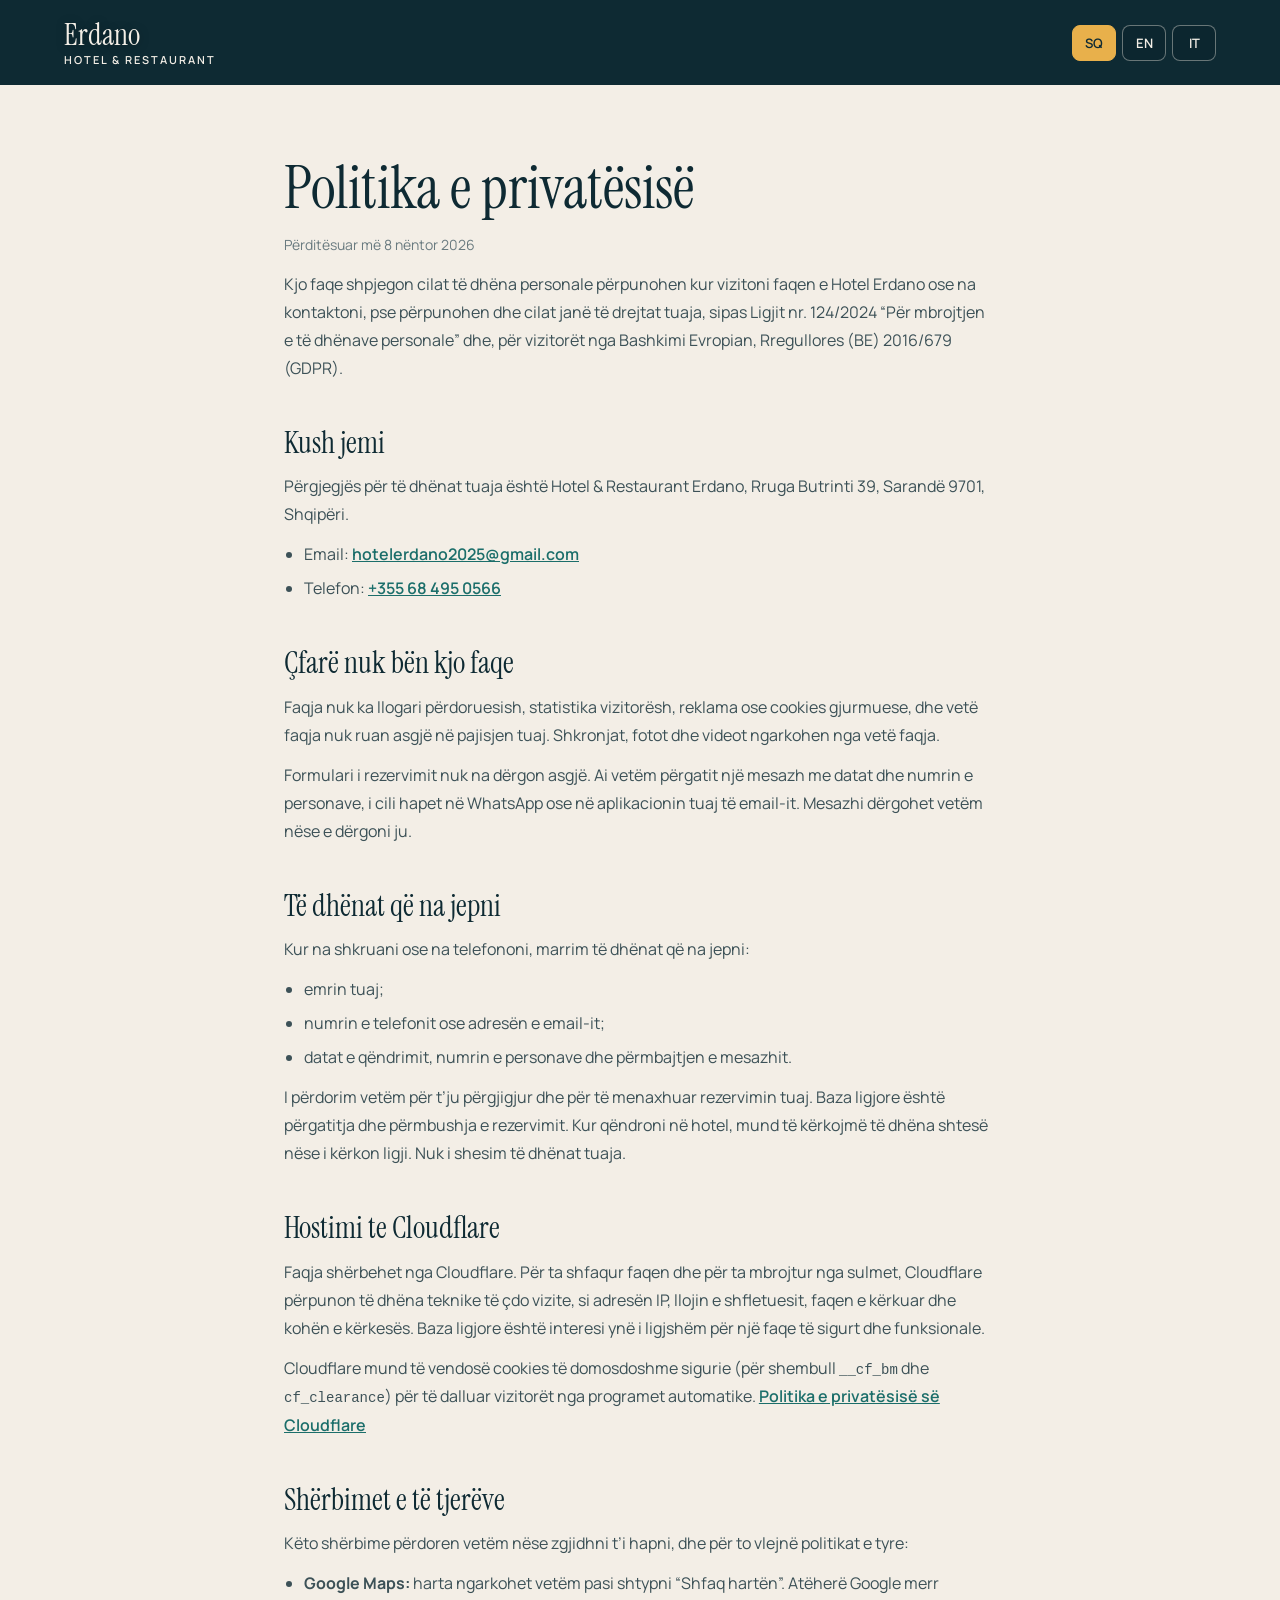
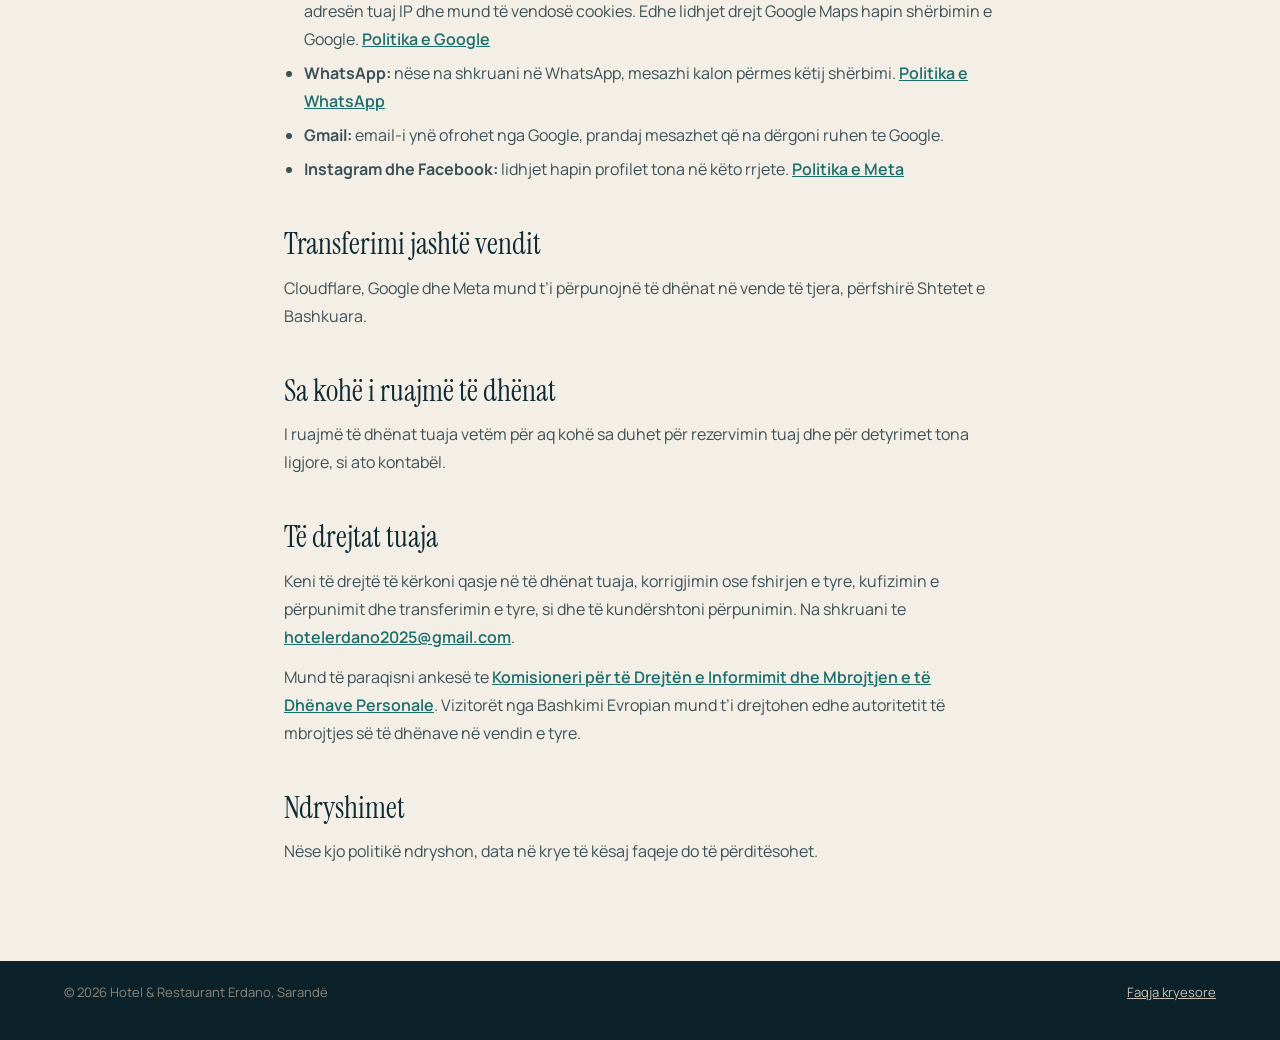
<file: site/privacy/index.html>
<!doctype html>
<html lang="sq">
<head>
<meta charset="utf-8">
<meta name="viewport" content="width=device-width, initial-scale=1">
<meta http-equiv="Content-Security-Policy" content="default-src 'none'; style-src 'self'; img-src 'self'; font-src 'self'; base-uri 'none'; form-action 'none'; upgrade-insecure-requests">
<meta name="referrer" content="strict-origin-when-cross-origin">
<title>Politika e privatësisë · Hotel Erdano</title>
<meta name="description" content="Si përpunohen të dhënat personale kur vizitoni faqen e Hotel Erdano ose na kontaktoni.">
<meta name="robots" content="noindex, follow">
<meta name="theme-color" content="#0E2A33">
<link rel="icon" href="../favicon.svg" type="image/svg+xml">
<link rel="apple-touch-icon" href="../apple-touch-icon.png">
<link rel="stylesheet" href="../css/style.css">
</head>
<body>
<div class="legal-top">
  <nav class="nav" aria-label="Menyja">
    <div class="wrap">
      <a class="brand" href="../">
        <span class="brand-name">Erdano</span>
        <span class="brand-sub">HOTEL &amp; RESTAURANT</span>
      </a>
      <div class="langs" role="group" aria-label="Gjuha / Language">
        <a class="lang" href="./" hreflang="sq" lang="sq" aria-current="page">SQ</a>
        <a class="lang" href="../en/privacy/" hreflang="en" lang="en">EN</a>
        <a class="lang" href="../it/privacy/" hreflang="it" lang="it">IT</a>
      </div>
    </div>
  </nav>
</div>

<main class="wrap legal">
  <h1 class="h-xl">Politika e privatësisë</h1>
  <p class="legal-date">Përditësuar më 8 nëntor 2026</p>
  <p>Kjo faqe shpjegon cilat të dhëna personale përpunohen kur vizitoni faqen e Hotel Erdano ose na kontaktoni, pse përpunohen dhe cilat janë të drejtat tuaja, sipas Ligjit nr. 124/2024 “Për mbrojtjen e të dhënave personale” dhe, për vizitorët nga Bashkimi Evropian, Rregullores (BE) 2016/679 (GDPR).</p>

  <h2>Kush jemi</h2>
  <p>Përgjegjës për të dhënat tuaja është Hotel &amp; Restaurant Erdano, Rruga Butrinti 39, Sarandë 9701, Shqipëri.</p>
  <ul>
    <li>Email: <a href="mailto:hotelerdano2025@gmail.com">hotelerdano2025@gmail.com</a></li>
    <li>Telefon: <a href="tel:+355684950566">+355 68 495 0566</a></li>
  </ul>

  <h2>Çfarë nuk bën kjo faqe</h2>
  <p>Faqja nuk ka llogari përdoruesish, statistika vizitorësh, reklama ose cookies gjurmuese, dhe vetë faqja nuk ruan asgjë në pajisjen tuaj. Shkronjat, fotot dhe videot ngarkohen nga vetë faqja.</p>
  <p>Formulari i rezervimit nuk na dërgon asgjë. Ai vetëm përgatit një mesazh me datat dhe numrin e personave, i cili hapet në WhatsApp ose në aplikacionin tuaj të email-it. Mesazhi dërgohet vetëm nëse e dërgoni ju.</p>

  <h2>Të dhënat që na jepni</h2>
  <p>Kur na shkruani ose na telefononi, marrim të dhënat që na jepni:</p>
  <ul>
    <li>emrin tuaj;</li>
    <li>numrin e telefonit ose adresën e email-it;</li>
    <li>datat e qëndrimit, numrin e personave dhe përmbajtjen e mesazhit.</li>
  </ul>
  <p>I përdorim vetëm për t’ju përgjigjur dhe për të menaxhuar rezervimin tuaj. Baza ligjore është përgatitja dhe përmbushja e rezervimit. Kur qëndroni në hotel, mund të kërkojmë të dhëna shtesë nëse i kërkon ligji. Nuk i shesim të dhënat tuaja.</p>

  <h2>Hostimi te Cloudflare</h2>
  <p>Faqja shërbehet nga Cloudflare. Për ta shfaqur faqen dhe për ta mbrojtur nga sulmet, Cloudflare përpunon të dhëna teknike të çdo vizite, si adresën IP, llojin e shfletuesit, faqen e kërkuar dhe kohën e kërkesës. Baza ligjore është interesi ynë i ligjshëm për një faqe të sigurt dhe funksionale.</p>
  <p>Cloudflare mund të vendosë cookies të domosdoshme sigurie (për shembull <code>__cf_bm</code> dhe <code>cf_clearance</code>) për të dalluar vizitorët nga programet automatike. <a href="https://www.cloudflare.com/privacypolicy/" target="_blank" rel="noopener">Politika e privatësisë së Cloudflare</a></p>

  <h2>Shërbimet e të tjerëve</h2>
  <p>Këto shërbime përdoren vetëm nëse zgjidhni t’i hapni, dhe për to vlejnë politikat e tyre:</p>
  <ul>
    <li><strong>Google Maps:</strong> harta ngarkohet vetëm pasi shtypni “Shfaq hartën”. Atëherë Google merr adresën tuaj IP dhe mund të vendosë cookies. Edhe lidhjet drejt Google Maps hapin shërbimin e Google. <a href="https://policies.google.com/privacy" target="_blank" rel="noopener">Politika e Google</a></li>
    <li><strong>WhatsApp:</strong> nëse na shkruani në WhatsApp, mesazhi kalon përmes këtij shërbimi. <a href="https://www.whatsapp.com/legal/privacy-policy" target="_blank" rel="noopener">Politika e WhatsApp</a></li>
    <li><strong>Gmail:</strong> email-i ynë ofrohet nga Google, prandaj mesazhet që na dërgoni ruhen te Google.</li>
    <li><strong>Instagram dhe Facebook:</strong> lidhjet hapin profilet tona në këto rrjete. <a href="https://www.facebook.com/privacy/policy/" target="_blank" rel="noopener">Politika e Meta</a></li>
  </ul>

  <h2>Transferimi jashtë vendit</h2>
  <p>Cloudflare, Google dhe Meta mund t’i përpunojnë të dhënat në vende të tjera, përfshirë Shtetet e Bashkuara.</p>

  <h2>Sa kohë i ruajmë të dhënat</h2>
  <p>I ruajmë të dhënat tuaja vetëm për aq kohë sa duhet për rezervimin tuaj dhe për detyrimet tona ligjore, si ato kontabël.</p>

  <h2>Të drejtat tuaja</h2>
  <p>Keni të drejtë të kërkoni qasje në të dhënat tuaja, korrigjimin ose fshirjen e tyre, kufizimin e përpunimit dhe transferimin e tyre, si dhe të kundërshtoni përpunimin. Na shkruani te <a href="mailto:hotelerdano2025@gmail.com">hotelerdano2025@gmail.com</a>.</p>
  <p>Mund të paraqisni ankesë te <a href="https://idp.al/" target="_blank" rel="noopener">Komisioneri për të Drejtën e Informimit dhe Mbrojtjen e të Dhënave Personale</a>. Vizitorët nga Bashkimi Evropian mund t’i drejtohen edhe autoritetit të mbrojtjes së të dhënave në vendin e tyre.</p>

  <h2>Ndryshimet</h2>
  <p>Nëse kjo politikë ndryshon, data në krye të kësaj faqeje do të përditësohet.</p>
</main>

<footer class="legal-foot">
  <div class="wrap footer-bar">
    <span>© 2026 Hotel &amp; Restaurant Erdano, Sarandë</span>
    <a href="../">Faqja kryesore</a>
  </div>
</footer>
</body>
</html>
</file>
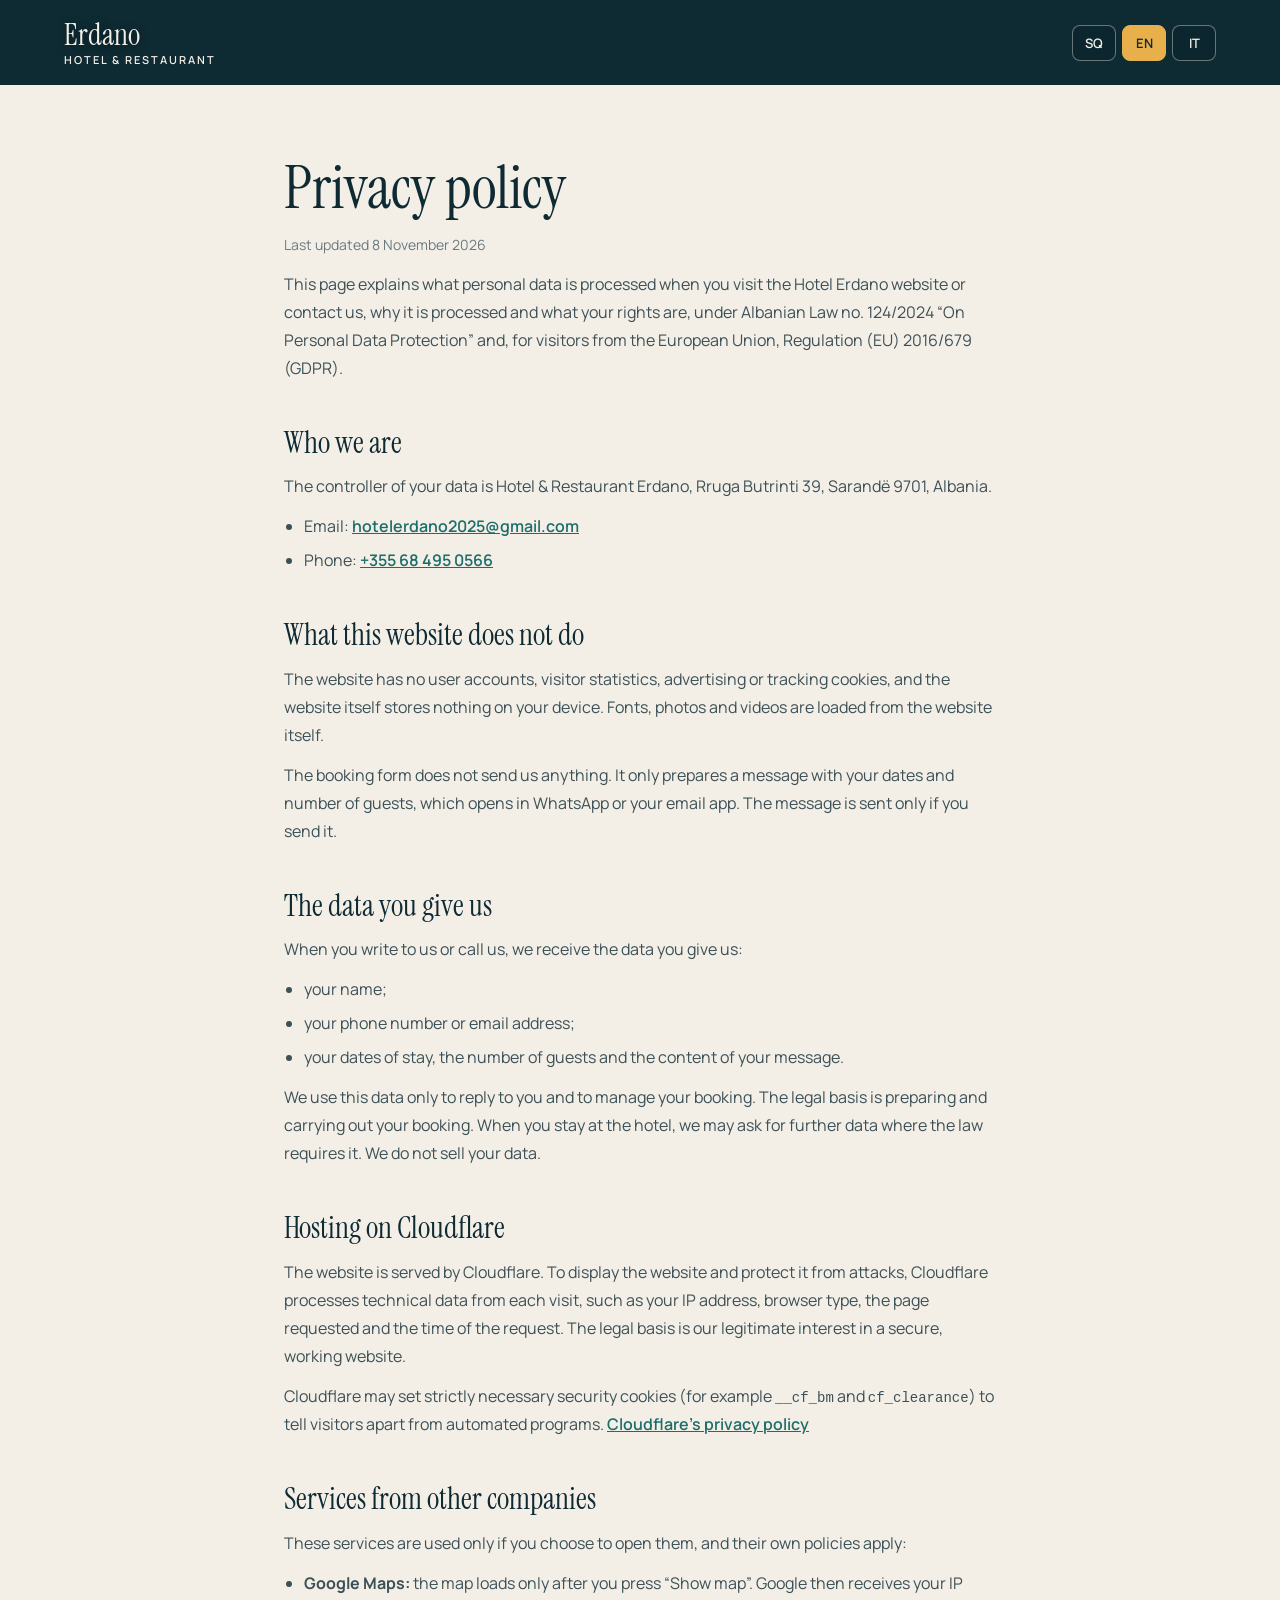
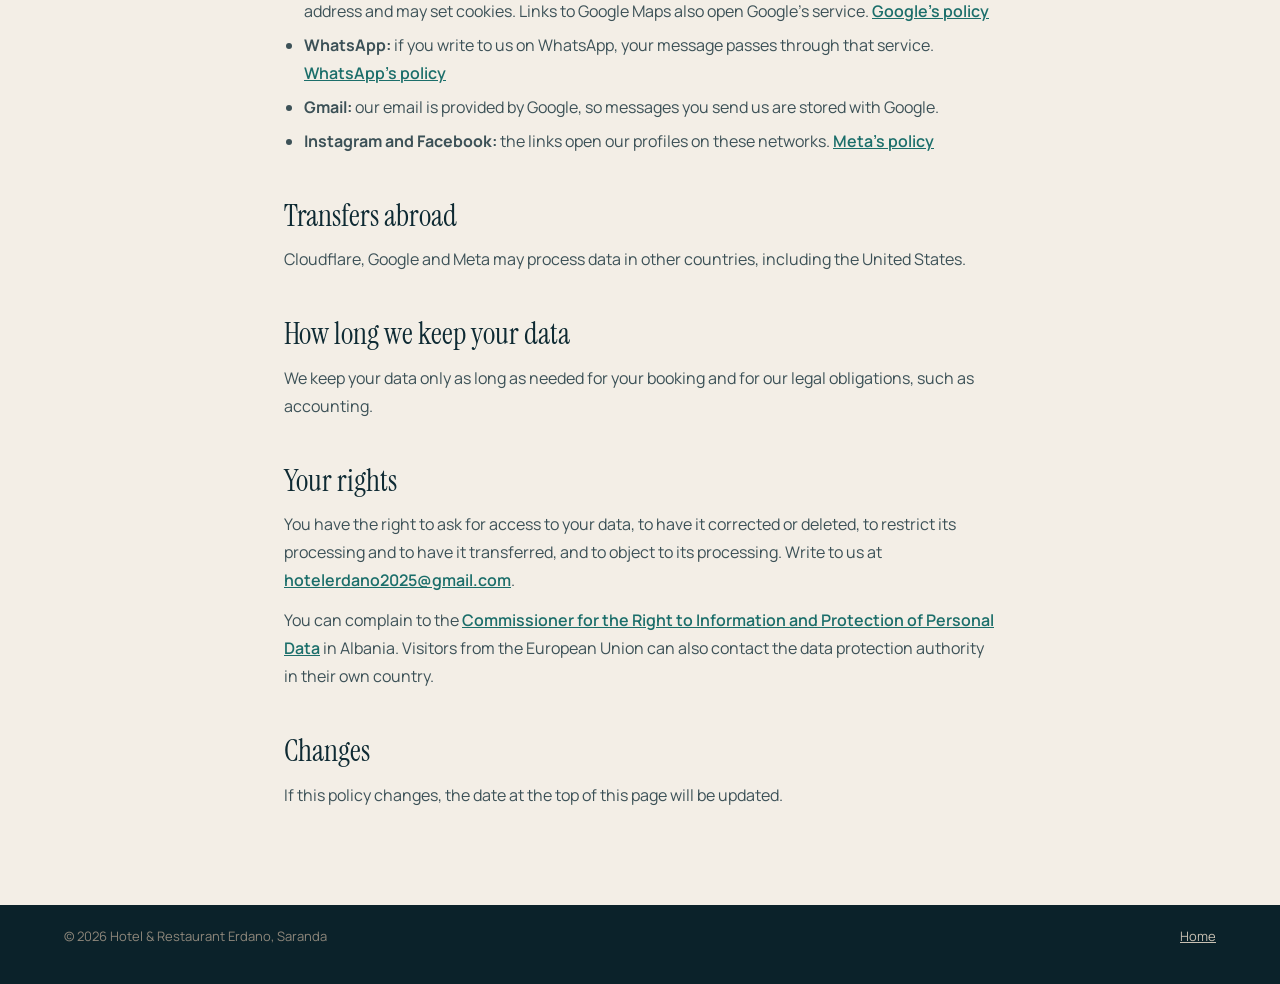
<file: site/en/privacy/index.html>
<!doctype html>
<html lang="en">
<head>
<meta charset="utf-8">
<meta name="viewport" content="width=device-width, initial-scale=1">
<meta http-equiv="Content-Security-Policy" content="default-src 'none'; style-src 'self'; img-src 'self'; font-src 'self'; base-uri 'none'; form-action 'none'; upgrade-insecure-requests">
<meta name="referrer" content="strict-origin-when-cross-origin">
<title>Privacy policy · Hotel Erdano</title>
<meta name="description" content="How personal data is processed when you visit the Hotel Erdano website or contact us.">
<meta name="robots" content="noindex, follow">
<meta name="theme-color" content="#0E2A33">
<link rel="icon" href="../../favicon.svg" type="image/svg+xml">
<link rel="apple-touch-icon" href="../../apple-touch-icon.png">
<link rel="stylesheet" href="../../css/style.css">
</head>
<body>
<div class="legal-top">
  <nav class="nav" aria-label="Menu">
    <div class="wrap">
      <a class="brand" href="../">
        <span class="brand-name">Erdano</span>
        <span class="brand-sub">HOTEL &amp; RESTAURANT</span>
      </a>
      <div class="langs" role="group" aria-label="Gjuha / Language">
        <a class="lang" href="../../privacy/" hreflang="sq" lang="sq">SQ</a>
        <a class="lang" href="./" hreflang="en" lang="en" aria-current="page">EN</a>
        <a class="lang" href="../../it/privacy/" hreflang="it" lang="it">IT</a>
      </div>
    </div>
  </nav>
</div>

<main class="wrap legal">
  <h1 class="h-xl">Privacy policy</h1>
  <p class="legal-date">Last updated 8 November 2026</p>
  <p>This page explains what personal data is processed when you visit the Hotel Erdano website or contact us, why it is processed and what your rights are, under Albanian Law no. 124/2024 “On Personal Data Protection” and, for visitors from the European Union, Regulation (EU) 2016/679 (GDPR).</p>

  <h2>Who we are</h2>
  <p>The controller of your data is Hotel &amp; Restaurant Erdano, Rruga Butrinti 39, Sarandë 9701, Albania.</p>
  <ul>
    <li>Email: <a href="mailto:hotelerdano2025@gmail.com">hotelerdano2025@gmail.com</a></li>
    <li>Phone: <a href="tel:+355684950566">+355 68 495 0566</a></li>
  </ul>

  <h2>What this website does not do</h2>
  <p>The website has no user accounts, visitor statistics, advertising or tracking cookies, and the website itself stores nothing on your device. Fonts, photos and videos are loaded from the website itself.</p>
  <p>The booking form does not send us anything. It only prepares a message with your dates and number of guests, which opens in WhatsApp or your email app. The message is sent only if you send it.</p>

  <h2>The data you give us</h2>
  <p>When you write to us or call us, we receive the data you give us:</p>
  <ul>
    <li>your name;</li>
    <li>your phone number or email address;</li>
    <li>your dates of stay, the number of guests and the content of your message.</li>
  </ul>
  <p>We use this data only to reply to you and to manage your booking. The legal basis is preparing and carrying out your booking. When you stay at the hotel, we may ask for further data where the law requires it. We do not sell your data.</p>

  <h2>Hosting on Cloudflare</h2>
  <p>The website is served by Cloudflare. To display the website and protect it from attacks, Cloudflare processes technical data from each visit, such as your IP address, browser type, the page requested and the time of the request. The legal basis is our legitimate interest in a secure, working website.</p>
  <p>Cloudflare may set strictly necessary security cookies (for example <code>__cf_bm</code> and <code>cf_clearance</code>) to tell visitors apart from automated programs. <a href="https://www.cloudflare.com/privacypolicy/" target="_blank" rel="noopener">Cloudflare’s privacy policy</a></p>

  <h2>Services from other companies</h2>
  <p>These services are used only if you choose to open them, and their own policies apply:</p>
  <ul>
    <li><strong>Google Maps:</strong> the map loads only after you press “Show map”. Google then receives your IP address and may set cookies. Links to Google Maps also open Google’s service. <a href="https://policies.google.com/privacy" target="_blank" rel="noopener">Google’s policy</a></li>
    <li><strong>WhatsApp:</strong> if you write to us on WhatsApp, your message passes through that service. <a href="https://www.whatsapp.com/legal/privacy-policy" target="_blank" rel="noopener">WhatsApp’s policy</a></li>
    <li><strong>Gmail:</strong> our email is provided by Google, so messages you send us are stored with Google.</li>
    <li><strong>Instagram and Facebook:</strong> the links open our profiles on these networks. <a href="https://www.facebook.com/privacy/policy/" target="_blank" rel="noopener">Meta’s policy</a></li>
  </ul>

  <h2>Transfers abroad</h2>
  <p>Cloudflare, Google and Meta may process data in other countries, including the United States.</p>

  <h2>How long we keep your data</h2>
  <p>We keep your data only as long as needed for your booking and for our legal obligations, such as accounting.</p>

  <h2>Your rights</h2>
  <p>You have the right to ask for access to your data, to have it corrected or deleted, to restrict its processing and to have it transferred, and to object to its processing. Write to us at <a href="mailto:hotelerdano2025@gmail.com">hotelerdano2025@gmail.com</a>.</p>
  <p>You can complain to the <a href="https://idp.al/" target="_blank" rel="noopener">Commissioner for the Right to Information and Protection of Personal Data</a> in Albania. Visitors from the European Union can also contact the data protection authority in their own country.</p>

  <h2>Changes</h2>
  <p>If this policy changes, the date at the top of this page will be updated.</p>
</main>

<footer class="legal-foot">
  <div class="wrap footer-bar">
    <span>© 2026 Hotel &amp; Restaurant Erdano, Saranda</span>
    <a href="../">Home</a>
  </div>
</footer>
</body>
</html>
</file>
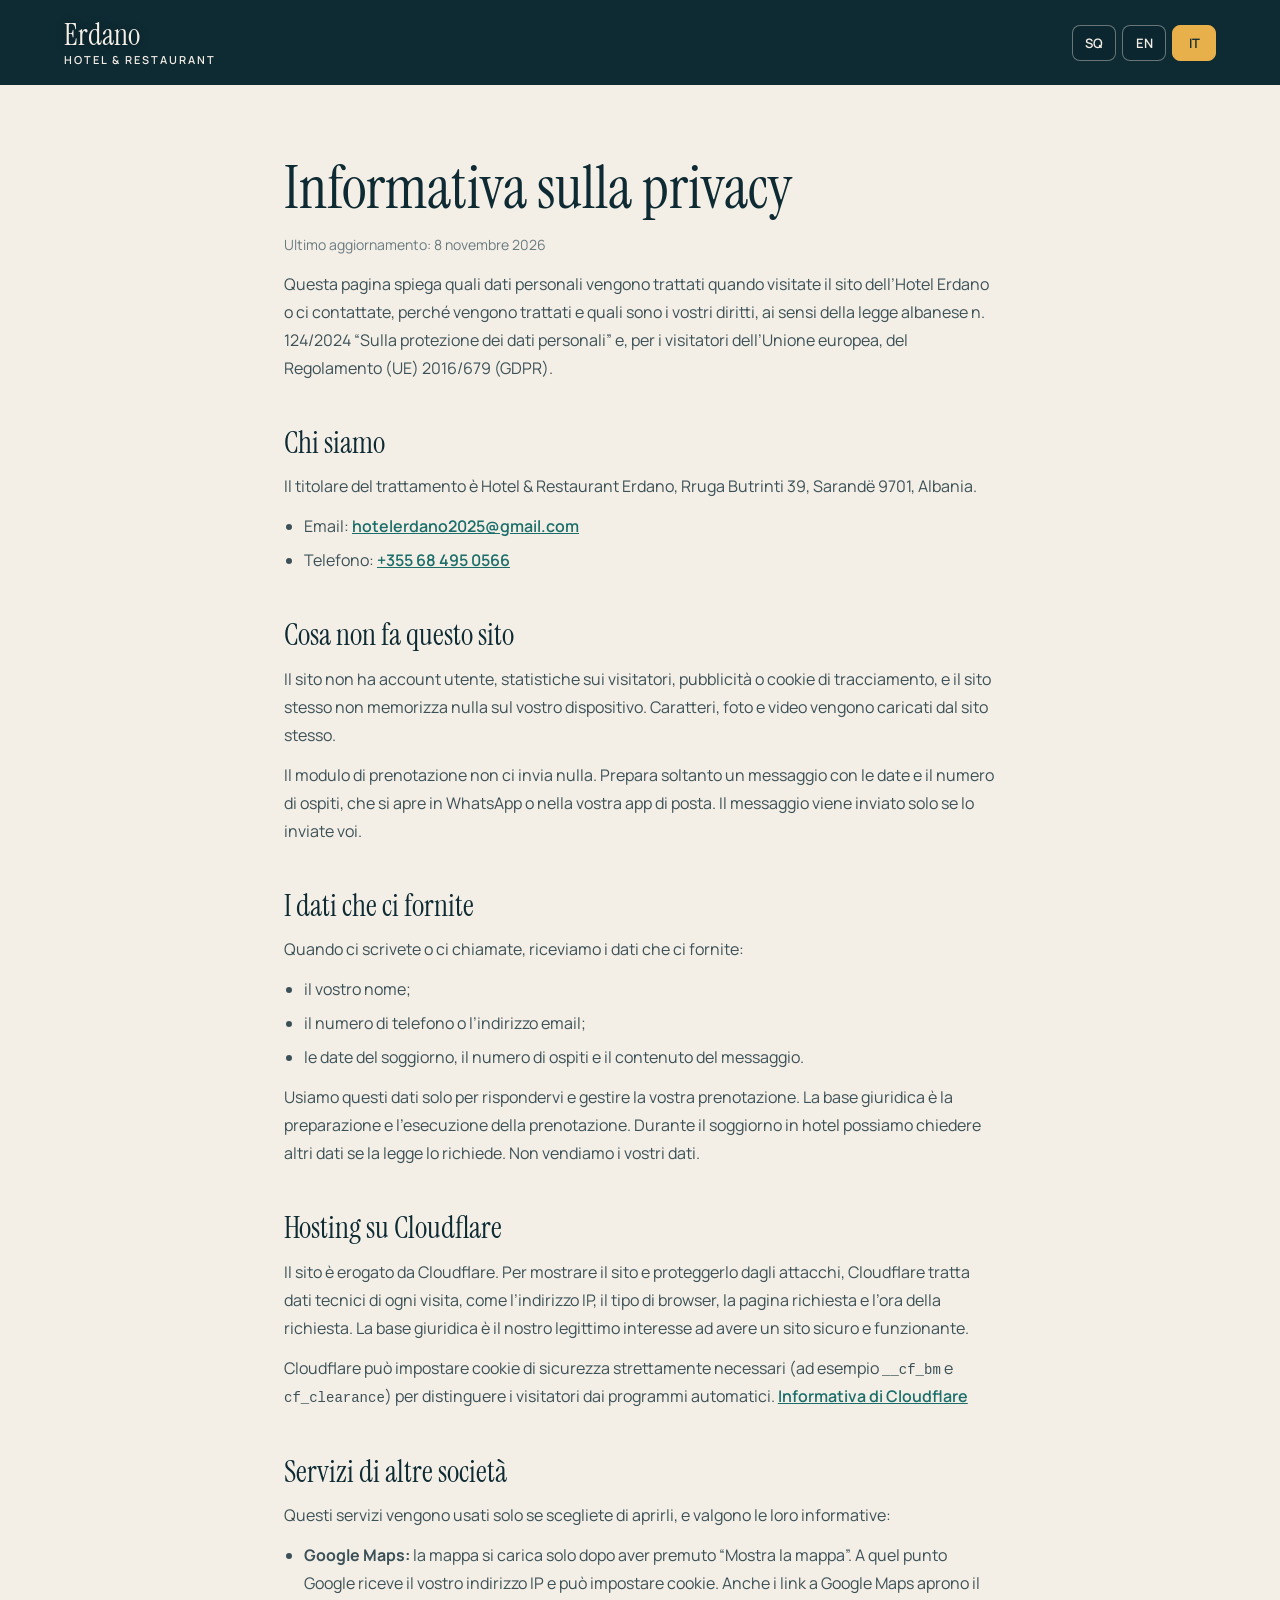
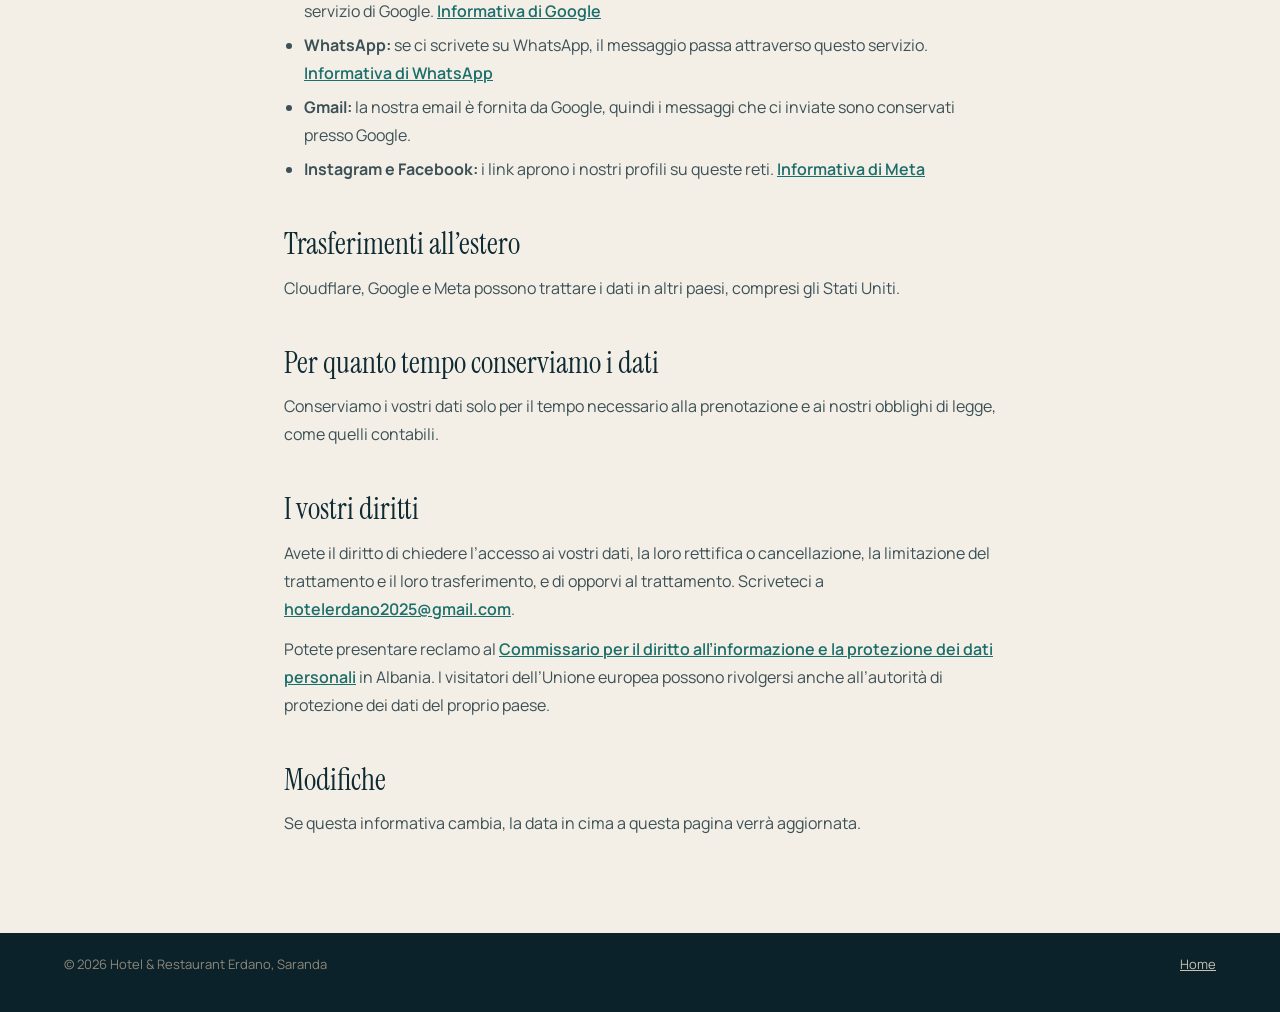
<file: site/it/privacy/index.html>
<!doctype html>
<html lang="it">
<head>
<meta charset="utf-8">
<meta name="viewport" content="width=device-width, initial-scale=1">
<meta http-equiv="Content-Security-Policy" content="default-src 'none'; style-src 'self'; img-src 'self'; font-src 'self'; base-uri 'none'; form-action 'none'; upgrade-insecure-requests">
<meta name="referrer" content="strict-origin-when-cross-origin">
<title>Informativa sulla privacy · Hotel Erdano</title>
<meta name="description" content="Come vengono trattati i dati personali quando visitate il sito dell’Hotel Erdano o ci contattate.">
<meta name="robots" content="noindex, follow">
<meta name="theme-color" content="#0E2A33">
<link rel="icon" href="../../favicon.svg" type="image/svg+xml">
<link rel="apple-touch-icon" href="../../apple-touch-icon.png">
<link rel="stylesheet" href="../../css/style.css">
</head>
<body>
<div class="legal-top">
  <nav class="nav" aria-label="Menu">
    <div class="wrap">
      <a class="brand" href="../">
        <span class="brand-name">Erdano</span>
        <span class="brand-sub">HOTEL &amp; RESTAURANT</span>
      </a>
      <div class="langs" role="group" aria-label="Gjuha / Language">
        <a class="lang" href="../../privacy/" hreflang="sq" lang="sq">SQ</a>
        <a class="lang" href="../../en/privacy/" hreflang="en" lang="en">EN</a>
        <a class="lang" href="./" hreflang="it" lang="it" aria-current="page">IT</a>
      </div>
    </div>
  </nav>
</div>

<main class="wrap legal">
  <h1 class="h-xl">Informativa sulla privacy</h1>
  <p class="legal-date">Ultimo aggiornamento: 8 novembre 2026</p>
  <p>Questa pagina spiega quali dati personali vengono trattati quando visitate il sito dell’Hotel Erdano o ci contattate, perché vengono trattati e quali sono i vostri diritti, ai sensi della legge albanese n. 124/2024 “Sulla protezione dei dati personali” e, per i visitatori dell’Unione europea, del Regolamento (UE) 2016/679 (GDPR).</p>

  <h2>Chi siamo</h2>
  <p>Il titolare del trattamento è Hotel &amp; Restaurant Erdano, Rruga Butrinti 39, Sarandë 9701, Albania.</p>
  <ul>
    <li>Email: <a href="mailto:hotelerdano2025@gmail.com">hotelerdano2025@gmail.com</a></li>
    <li>Telefono: <a href="tel:+355684950566">+355 68 495 0566</a></li>
  </ul>

  <h2>Cosa non fa questo sito</h2>
  <p>Il sito non ha account utente, statistiche sui visitatori, pubblicità o cookie di tracciamento, e il sito stesso non memorizza nulla sul vostro dispositivo. Caratteri, foto e video vengono caricati dal sito stesso.</p>
  <p>Il modulo di prenotazione non ci invia nulla. Prepara soltanto un messaggio con le date e il numero di ospiti, che si apre in WhatsApp o nella vostra app di posta. Il messaggio viene inviato solo se lo inviate voi.</p>

  <h2>I dati che ci fornite</h2>
  <p>Quando ci scrivete o ci chiamate, riceviamo i dati che ci fornite:</p>
  <ul>
    <li>il vostro nome;</li>
    <li>il numero di telefono o l’indirizzo email;</li>
    <li>le date del soggiorno, il numero di ospiti e il contenuto del messaggio.</li>
  </ul>
  <p>Usiamo questi dati solo per rispondervi e gestire la vostra prenotazione. La base giuridica è la preparazione e l’esecuzione della prenotazione. Durante il soggiorno in hotel possiamo chiedere altri dati se la legge lo richiede. Non vendiamo i vostri dati.</p>

  <h2>Hosting su Cloudflare</h2>
  <p>Il sito è erogato da Cloudflare. Per mostrare il sito e proteggerlo dagli attacchi, Cloudflare tratta dati tecnici di ogni visita, come l’indirizzo IP, il tipo di browser, la pagina richiesta e l’ora della richiesta. La base giuridica è il nostro legittimo interesse ad avere un sito sicuro e funzionante.</p>
  <p>Cloudflare può impostare cookie di sicurezza strettamente necessari (ad esempio <code>__cf_bm</code> e <code>cf_clearance</code>) per distinguere i visitatori dai programmi automatici. <a href="https://www.cloudflare.com/privacypolicy/" target="_blank" rel="noopener">Informativa di Cloudflare</a></p>

  <h2>Servizi di altre società</h2>
  <p>Questi servizi vengono usati solo se scegliete di aprirli, e valgono le loro informative:</p>
  <ul>
    <li><strong>Google Maps:</strong> la mappa si carica solo dopo aver premuto “Mostra la mappa”. A quel punto Google riceve il vostro indirizzo IP e può impostare cookie. Anche i link a Google Maps aprono il servizio di Google. <a href="https://policies.google.com/privacy" target="_blank" rel="noopener">Informativa di Google</a></li>
    <li><strong>WhatsApp:</strong> se ci scrivete su WhatsApp, il messaggio passa attraverso questo servizio. <a href="https://www.whatsapp.com/legal/privacy-policy" target="_blank" rel="noopener">Informativa di WhatsApp</a></li>
    <li><strong>Gmail:</strong> la nostra email è fornita da Google, quindi i messaggi che ci inviate sono conservati presso Google.</li>
    <li><strong>Instagram e Facebook:</strong> i link aprono i nostri profili su queste reti. <a href="https://www.facebook.com/privacy/policy/" target="_blank" rel="noopener">Informativa di Meta</a></li>
  </ul>

  <h2>Trasferimenti all’estero</h2>
  <p>Cloudflare, Google e Meta possono trattare i dati in altri paesi, compresi gli Stati Uniti.</p>

  <h2>Per quanto tempo conserviamo i dati</h2>
  <p>Conserviamo i vostri dati solo per il tempo necessario alla prenotazione e ai nostri obblighi di legge, come quelli contabili.</p>

  <h2>I vostri diritti</h2>
  <p>Avete il diritto di chiedere l’accesso ai vostri dati, la loro rettifica o cancellazione, la limitazione del trattamento e il loro trasferimento, e di opporvi al trattamento. Scriveteci a <a href="mailto:hotelerdano2025@gmail.com">hotelerdano2025@gmail.com</a>.</p>
  <p>Potete presentare reclamo al <a href="https://idp.al/" target="_blank" rel="noopener">Commissario per il diritto all’informazione e la protezione dei dati personali</a> in Albania. I visitatori dell’Unione europea possono rivolgersi anche all’autorità di protezione dei dati del proprio paese.</p>

  <h2>Modifiche</h2>
  <p>Se questa informativa cambia, la data in cima a questa pagina verrà aggiornata.</p>
</main>

<footer class="legal-foot">
  <div class="wrap footer-bar">
    <span>© 2026 Hotel &amp; Restaurant Erdano, Saranda</span>
    <a href="../">Home</a>
  </div>
</footer>
</body>
</html>
</file>
<file: site/css/style.css>
/* Hotel Erdano — shared styles for every language version */

@font-face{font-family:'Instrument Serif';font-style:normal;font-weight:400;font-display:swap;src:url(../fonts/instrument-serif-latin.woff2) format('woff2')}
@font-face{font-family:'Instrument Serif';font-style:italic;font-weight:400;font-display:swap;src:url(../fonts/instrument-serif-italic-latin.woff2) format('woff2')}
@font-face{font-family:'Manrope';font-style:normal;font-weight:400 700;font-display:swap;src:url(../fonts/manrope-latin.woff2) format('woff2')}

:root{
  --ink:#0E2A33;--ink-2:#1B4450;--deep:#0B222A;--panel:#123540;
  --sand:#F3EEE6;--sand-2:#E7DFD1;--paper:#FFFDF9;--field:#FBF8F3;--line:#D4CABB;
  --teal:#1B6E6A;--gold:#E8B04B;--gold-2:#F2C46A;--star:#B07A14;
  --text-2:#3C5157;--muted:#4E6168;--muted-2:#6A7B80;--on-dark:#CFC7B9;--on-dark-2:#C9C1B3;--on-dark-3:#A9A194;
  --serif:'Instrument Serif',Georgia,serif;--sans:'Manrope',system-ui,sans-serif;
}

*{box-sizing:border-box}
html{scroll-behavior:smooth}
body{margin:0;min-height:100vh;background:var(--sand);color:var(--ink);font-family:var(--sans);-webkit-text-size-adjust:100%}
img,video{display:block;max-width:100%}
a{color:var(--ink)}a:hover{color:var(--teal)}
:focus-visible{outline:2px solid var(--gold);outline-offset:2px}
h1,h2,h3{font-family:var(--serif);font-weight:400}
@media (prefers-reduced-motion:reduce){html{scroll-behavior:auto}}

.wrap{max-width:1200px;margin:0 auto;padding:0 24px}
.serif{font-family:var(--serif);font-weight:400}
.ph{width:100%;height:100%;object-fit:cover}
/* Photo focal points (classes, not style="", so the CSP can forbid inline styles) */
.pos-60c{object-position:60% center}
.pos-c60{object-position:center 60%}
.pos-c40{object-position:center 40%}
.frame{border-radius:16px;overflow:hidden}
.skip{position:absolute;left:12px;top:-60px;z-index:10;background:var(--gold);color:var(--ink);padding:10px 16px;border-radius:8px;font-weight:700;text-decoration:none}
.skip:focus{top:12px}

/* Buttons */
.btn{display:inline-flex;align-items:center;justify-content:center;gap:10px;min-height:48px;padding:0 24px;border-radius:10px;font:700 15px var(--sans);text-decoration:none;border:0;cursor:pointer}
.btn-gold{background:var(--gold);color:var(--ink)}.btn-gold:hover{background:var(--gold-2);color:var(--ink)}
.btn-dark{background:var(--ink);color:var(--sand)}.btn-dark:hover{background:var(--ink-2);color:var(--sand)}
.btn-line{border:1.5px solid rgba(243,238,230,.6);color:var(--sand);background:rgba(11,34,42,.25)}.btn-line:hover{border-color:var(--gold);color:var(--gold)}
.btn-out{border:1.5px solid var(--ink);color:var(--ink);background:transparent}.btn-out:hover{background:var(--ink);color:var(--sand)}

/* Section headings */
.h-xl{margin:0;font-size:clamp(40px,5vw,60px);line-height:1.04}
.h-xxl{margin:0;font-size:clamp(44px,6vw,76px);line-height:1}
.kicker{margin:0;font-size:15px;font-weight:600;color:var(--gold-2)}
.label{font-size:13px;font-weight:600;color:var(--gold-2)}

/* Hero */
.hero{position:relative;min-height:92vh;color:var(--sand);overflow:hidden;background:var(--ink);display:flex;flex-direction:column}
.hero-img{position:absolute;inset:0;width:100%;height:100%;object-fit:cover;object-position:center 55%}
.hero-shade{position:absolute;inset:0;background:linear-gradient(180deg,rgba(11,34,42,.55) 0%,rgba(11,34,42,0) 22%,rgba(11,34,42,0) 45%,rgba(11,34,42,.82) 100%)}
.nav{position:relative;z-index:4}
.nav .wrap{display:flex;align-items:center;justify-content:space-between;gap:20px;padding-top:20px;padding-bottom:20px;flex-wrap:wrap}
.brand{color:var(--sand);text-decoration:none;display:flex;flex-direction:column;line-height:1}
.brand:hover{color:var(--sand)}
.brand-name{font-family:var(--serif);font-size:30px;text-shadow:0 1px 10px rgba(0,0,0,.35)}
.brand-sub{font-size:11px;font-weight:600;letter-spacing:.18em;margin-top:4px}
.navlinks{display:flex;gap:26px;align-items:center}
.navlinks a{color:var(--sand);text-decoration:none;font-size:14px;padding:12px 2px;text-shadow:0 1px 8px rgba(0,0,0,.35)}
.navlinks a:hover{color:var(--gold)}
/* Burger menu (phones/tablets): the same nav links, shown as a dropdown panel */
.burger{display:none;position:relative;width:44px;height:36px;padding:0;border-radius:8px;border:1px solid rgba(243,238,230,.4);background:rgba(11,34,42,.35);color:var(--sand);cursor:pointer}
.burger:hover{border-color:var(--gold)}
.burger span{position:absolute;left:12px;right:12px;height:2px;border-radius:2px;background:currentColor;transition:transform .2s ease,opacity .2s ease}
.burger span:nth-child(1){top:11px}
.burger span:nth-child(2){top:17px}
.burger span:nth-child(3){top:23px}
.burger[aria-expanded="true"]{background:var(--gold);border-color:var(--gold);color:var(--ink)}
.burger[aria-expanded="true"] span:nth-child(1){transform:translateY(6px) rotate(45deg)}
.burger[aria-expanded="true"] span:nth-child(2){opacity:0}
.burger[aria-expanded="true"] span:nth-child(3){transform:translateY(-6px) rotate(-45deg)}
@media (max-width:860px){
  .nav .wrap{gap:8px;flex-wrap:nowrap}
  .brand{min-width:0}
  .langs{margin-left:auto;flex-shrink:0}
  .burger{flex-shrink:0}
  .burger{display:inline-block}
  .burger[hidden]{display:none}
  .navlinks{display:none;position:absolute;top:calc(100% - 10px);left:16px;right:16px;z-index:5;flex-direction:column;align-items:stretch;gap:0;padding:6px 22px;background:rgba(11,34,42,.97);border:1px solid rgba(243,238,230,.14);border-radius:16px;box-shadow:0 24px 50px -20px rgba(0,0,0,.6)}
  .navlinks.open{display:flex}
  .navlinks a{font-family:var(--serif);font-size:26px;padding:14px 2px;text-shadow:none;border-bottom:1px solid rgba(243,238,230,.12)}
  .navlinks a:last-child{border-bottom:0}
}
@media (max-width:420px){
  .nav .wrap{gap:6px}
  .langs{gap:4px}
  .lang{min-width:36px;min-height:36px;font-size:12px}
  .burger{width:40px}
  .burger span{left:11px;right:11px}
  .brand-name{font-size:26px}
  .brand-sub{font-size:10px;letter-spacing:.14em}
}
@media (max-width:370px){.brand-sub{font-size:9px;letter-spacing:.08em;white-space:nowrap}}
@media (prefers-reduced-motion:reduce){.burger span{transition:none}}
.langs{display:flex;gap:6px;align-items:center}
.lang{display:inline-flex;align-items:center;justify-content:center;min-width:44px;min-height:36px;border-radius:8px;border:1px solid rgba(243,238,230,.4);background:rgba(11,34,42,.35);color:var(--sand);font:600 13px var(--sans);text-decoration:none}
.lang:hover{border-color:var(--gold);color:var(--sand)}
.lang[aria-current="page"]{background:var(--gold);color:var(--ink);border-color:var(--gold)}
.hero-body{position:relative;z-index:2;margin-top:auto;padding-top:120px;padding-bottom:190px;width:100%}
.hero h1{margin:12px 0 0;font-size:clamp(64px,11vw,150px);line-height:.9;letter-spacing:-.015em;text-shadow:0 2px 24px rgba(0,0,0,.3)}
.hero-sub{margin:22px 0 0;max-width:520px;font-size:19px;line-height:1.6;text-shadow:0 1px 12px rgba(0,0,0,.45)}
.hero .kicker{text-shadow:0 1px 10px rgba(0,0,0,.5)}
.actions{display:flex;gap:12px;flex-wrap:wrap;margin-top:30px}

/* Booking */
.booking{position:relative;z-index:3;margin-top:-120px}
.booking-card{background:var(--paper);border-radius:20px;padding:28px;box-shadow:0 24px 50px -28px rgba(14,42,51,.5)}
.booking-head{display:flex;justify-content:space-between;align-items:baseline;gap:12px;flex-wrap:wrap;margin-bottom:20px}
.booking-head h2{margin:0;font-size:32px}
.booking-head p,.booking-note{margin:0;font-size:14px;color:var(--muted)}
.booking-note{margin-top:16px}
.booking-note a{color:var(--teal);font-weight:600}
.booking-grid{display:grid;grid-template-columns:repeat(auto-fit,minmax(180px,1fr));gap:16px;align-items:end}
.booking-grid .btn{width:100%}
.field label{display:block;font-size:13px;font-weight:600;color:var(--muted);margin-bottom:8px}
.field input,.field select{width:100%;min-height:48px;border:1.5px solid var(--line);border-radius:10px;background:var(--field);padding:0 14px;font:16px var(--sans);color:var(--ink)}
.field input:focus,.field select:focus{outline:2px solid var(--teal);outline-offset:1px}

/* Intro */
.intro{padding:104px 0 56px}
.intro .wrap{display:grid;grid-template-columns:repeat(auto-fit,minmax(min(320px,100%),1fr));gap:56px;align-items:center}
.intro-p{margin:22px 0 0;font-size:18px;line-height:1.75;color:var(--text-2)}
.stats{display:flex;gap:40px;flex-wrap:wrap;margin:32px 0 0}
.stats dd{margin:0;font-family:var(--serif);font-size:56px;line-height:1}
.stats dt{font-size:14px;color:var(--muted);margin-top:6px}
.stats div{display:flex;flex-direction:column-reverse}
.intro-photos{display:grid;grid-template-columns:repeat(5,minmax(0,1fr));gap:14px;align-items:end}
.intro-photos .tall{grid-column:span 3;aspect-ratio:3/4}
.intro-photos .side{grid-column:span 2;display:flex;flex-direction:column;gap:14px}
.intro-photos .side .frame{aspect-ratio:4/5}
.intro-photos p{margin:0;font-size:13px;line-height:1.5;color:var(--muted-2)}

/* Rooms */
.rooms{padding:56px 0 104px}
.section-head{display:flex;justify-content:space-between;align-items:end;gap:24px;flex-wrap:wrap;margin-bottom:32px}
.section-head h2{line-height:1}
.section-head p{margin:0;max-width:440px;font-size:16px;line-height:1.6;color:var(--muted)}
.room-photos{display:grid;grid-template-columns:repeat(auto-fit,minmax(min(280px,100%),1fr));gap:18px}
.room-photos figure{margin:0}
.room-photos .frame{aspect-ratio:4/3}
.room-photos figcaption{margin-top:10px;font-size:14px;color:var(--muted)}
.rooms-cta{margin:32px 0 0}

/* Restaurant */
.restaurant{background:var(--ink);color:var(--sand);padding:104px 0}
.restaurant-head{display:grid;grid-template-columns:repeat(auto-fit,minmax(min(320px,100%),1fr));gap:48px;align-items:end}
.restaurant-head h2{margin-top:12px}
.restaurant-head>p{margin:0;font-size:17px;line-height:1.7;color:var(--on-dark);max-width:480px}
.restaurant-media{display:grid;grid-template-columns:repeat(auto-fit,minmax(min(280px,100%),1fr));gap:16px;margin-top:48px}
.restaurant-media>div{min-height:420px;position:relative;background:var(--panel)}
.restaurant-media .wide{grid-column:span 2}
/* On phones the clip would sit right under the same scene as a photo: show the photo only. */
@media (max-width:640px){.restaurant-media .wide{grid-column:auto}.restaurant-media .clip{display:none}}
.restaurant-media img,.restaurant-media video{position:absolute;inset:0;width:100%;height:100%;object-fit:cover}
.dishes{display:grid;grid-template-columns:repeat(2,minmax(0,1fr));gap:16px;margin-top:16px}
@media (min-width:900px){.dishes{grid-template-columns:repeat(3,minmax(0,1fr))}}
@media (max-width:420px){.dishes{gap:10px}}
.dish{position:relative;margin:0;aspect-ratio:4/5;border-radius:14px;overflow:hidden;background:var(--panel)}
.cta-row{display:flex;justify-content:space-between;align-items:center;gap:20px;flex-wrap:wrap;margin-top:40px;padding-top:28px;border-top:1px solid rgba(243,238,230,.18)}
.cta-row p{margin:0;font-size:16px;color:var(--on-dark);max-width:560px}

/* View video */
.view{background:var(--deep);color:var(--sand);padding:0 0 104px}
.view-video{border-radius:18px;overflow:hidden;aspect-ratio:16/9;background:var(--panel)}
.view-video video{width:100%;height:100%;object-fit:cover}
.view-caption{display:flex;justify-content:space-between;align-items:baseline;gap:20px;flex-wrap:wrap;margin-top:22px}
.view-caption h2{margin:0;font-size:clamp(32px,4vw,48px)}
.view-caption p{margin:0;font-size:15px;color:var(--on-dark-3);max-width:440px}

/* Hotel facts */
.facts{padding:104px 0}
.feats{display:grid;grid-template-columns:repeat(auto-fit,minmax(240px,1fr));gap:32px 48px;margin-top:44px}
@media (min-width:900px){.feats{grid-template-columns:repeat(3,minmax(0,1fr))}}
.feats>div{border-top:1px solid var(--line);padding-top:20px}
.feats h3{margin:0;font-size:28px}
.feats p{margin:8px 0 0;font-size:15px;line-height:1.6;color:var(--muted)}
.info{margin:64px 0 0;background:var(--ink);color:var(--sand);border-radius:18px;padding:32px;display:grid;grid-template-columns:repeat(auto-fit,minmax(170px,1fr));gap:24px}
.info dt{font-size:13px;font-weight:600;color:var(--gold-2)}
.info dd{margin:4px 0 0;font-family:var(--serif);font-size:26px}

/* Area */
.area{padding:0 0 104px}
.places{list-style:none;margin:40px 0 0;padding:0}
.places li{display:flex;flex-wrap:wrap;align-items:baseline;gap:8px 28px;padding:22px 0;border-top:1px solid var(--line)}
.places h3{margin:0;font-size:30px;flex:0 1 340px}
.places p{margin:0;font-size:15px;line-height:1.6;color:var(--muted);flex:1 1 320px}
.places span{font-size:14px;font-weight:700;color:var(--teal);white-space:nowrap}
.note{margin:14px 0 0;font-size:13px;color:var(--muted-2)}

/* FAQ */
.faq{padding:0 0 104px}
.faq-list{margin:40px 0 0;border-bottom:1px solid var(--line)}
.faq details{border-top:1px solid var(--line)}
.faq summary{display:flex;justify-content:space-between;align-items:center;gap:24px;padding:22px 0;cursor:pointer;list-style:none;font-family:var(--serif);font-size:26px;line-height:1.2}
.faq summary::-webkit-details-marker{display:none}
.faq summary::after{content:'+';flex-shrink:0;font:400 26px/1 var(--sans);color:var(--teal)}
.faq details[open] summary::after{content:'−'}
.faq summary:hover{color:var(--teal)}
.faq details p{margin:0 0 24px;max-width:720px;font-size:16px;line-height:1.7;color:var(--muted)}
.faq details a{color:var(--teal);font-weight:600}

/* Reviews */
.reviews{background:var(--sand-2);padding:88px 0}
.reviews .wrap{display:flex;justify-content:space-between;align-items:center;gap:32px;flex-wrap:wrap}
.score{display:flex;align-items:center;gap:28px;flex-wrap:wrap}
.score-num{font-family:var(--serif);font-size:clamp(110px,14vw,170px);line-height:.85;letter-spacing:-.03em}
.score svg{display:block}
.score p{margin:12px 0 0;font-size:17px;max-width:340px;line-height:1.5;color:var(--text-2)}

/* Contact / footer */
.contact{background:var(--deep);color:#D9D2C6;padding:96px 0 40px}
.contact-grid{display:grid;grid-template-columns:repeat(auto-fit,minmax(min(300px,100%),1fr));gap:56px;align-items:start}
.contact h2{color:var(--sand)}
.contact-list{display:flex;flex-direction:column;gap:30px;margin-top:44px}
.contact .label{color:var(--gold);margin-bottom:8px}
.contact-big{font-family:var(--serif);font-size:32px;color:var(--sand);text-decoration:none}
.contact-big:hover{color:var(--gold)}
.contact-mail{font-size:18px;color:var(--sand);word-break:break-all}
.contact-addr{margin:0;font-size:18px;line-height:1.5;color:var(--sand);font-style:normal}
.contact-sub{margin-top:6px}
.contact-sub a,.footer-bar a{color:var(--on-dark-2);font-size:15px}
.contact-sub a:hover,.footer-bar a:hover,.contact-mail:hover{color:var(--gold)}
.contact-social{margin:0;font-size:17px;color:var(--on-dark-3)}
.contact-social a{color:var(--sand)}
.contact-social a:hover{color:var(--gold)}
.contact figure{margin:0}
.contact figure .frame{aspect-ratio:4/5}
.contact figcaption{margin-top:10px;font-size:14px;color:var(--on-dark-3)}
.map{margin-top:56px;border-radius:16px;overflow:hidden;aspect-ratio:16/7;background:var(--panel)}
@media (max-width:640px){.map{aspect-ratio:4/5}}
.map iframe{display:block;width:100%;height:100%;border:0}
.map-cover{height:100%;display:flex;flex-direction:column;align-items:center;justify-content:center;gap:14px;padding:24px;text-align:center;background:radial-gradient(circle at 50% 40%,rgba(232,176,75,.12),transparent 60%)}
.map-cover svg{color:var(--gold)}
.map-addr{margin:0;font-family:var(--serif);font-size:30px;line-height:1.1;color:var(--sand)}
.map-note{margin:0;max-width:420px;font-size:13px;line-height:1.5;color:var(--on-dark-3)}
.map-note a{color:var(--on-dark-2)}
.footer-bar{margin-top:80px;padding-top:22px;border-top:1px solid rgba(243,238,230,.14);display:flex;justify-content:space-between;gap:16px;flex-wrap:wrap;font-size:13px;color:#8E877B}
.footer-bar a{font-size:13px}

/* 404 page */
.notfound{min-height:100vh;display:flex;flex-direction:column;justify-content:center;gap:24px;padding-block:64px}
.notfound .kicker{color:var(--teal)}
.notfound .intro-p,.notfound .actions{margin:0}

/* Privacy policy pages */
.legal-top{background:var(--ink);color:var(--sand)}
.legal{max-width:760px;padding-block:72px 96px}
.legal-date{margin:14px 0 0;font-size:14px;color:var(--muted-2)}
.legal h2{margin:44px 0 0;font-size:30px;line-height:1.15}
.legal p,.legal li{font-size:16px;line-height:1.75;color:var(--text-2)}
.legal p{margin:12px 0 0}
.legal .legal-date{margin-top:14px;font-size:14px;color:var(--muted-2)}
.legal ul{margin:12px 0 0;padding-left:20px}
.legal li+li{margin-top:6px}
.legal a{color:var(--teal);font-weight:600;overflow-wrap:anywhere}
.legal a:hover{color:var(--ink)}
.legal code{font-size:14px}
.legal-foot{background:var(--deep)}
.legal-foot .footer-bar{margin-top:0;padding-block:22px 40px;border-top:0}
</file>
